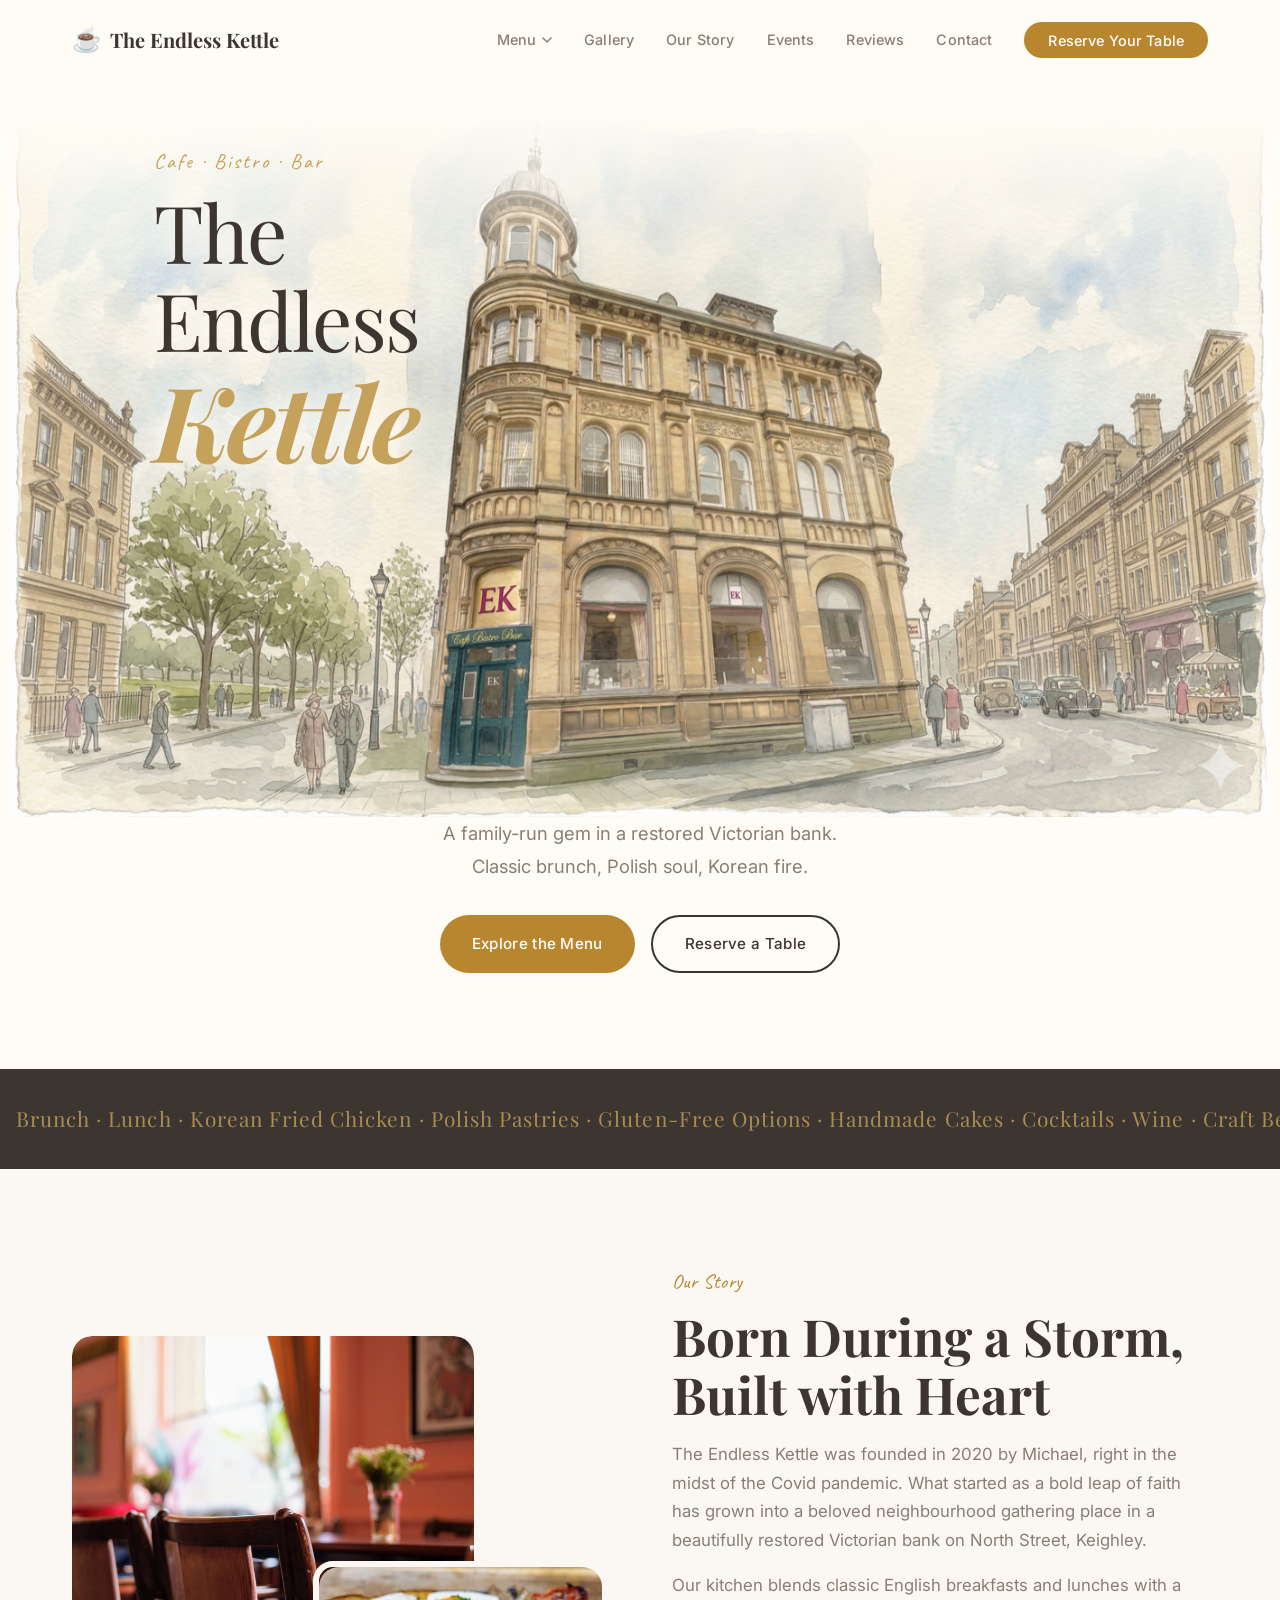
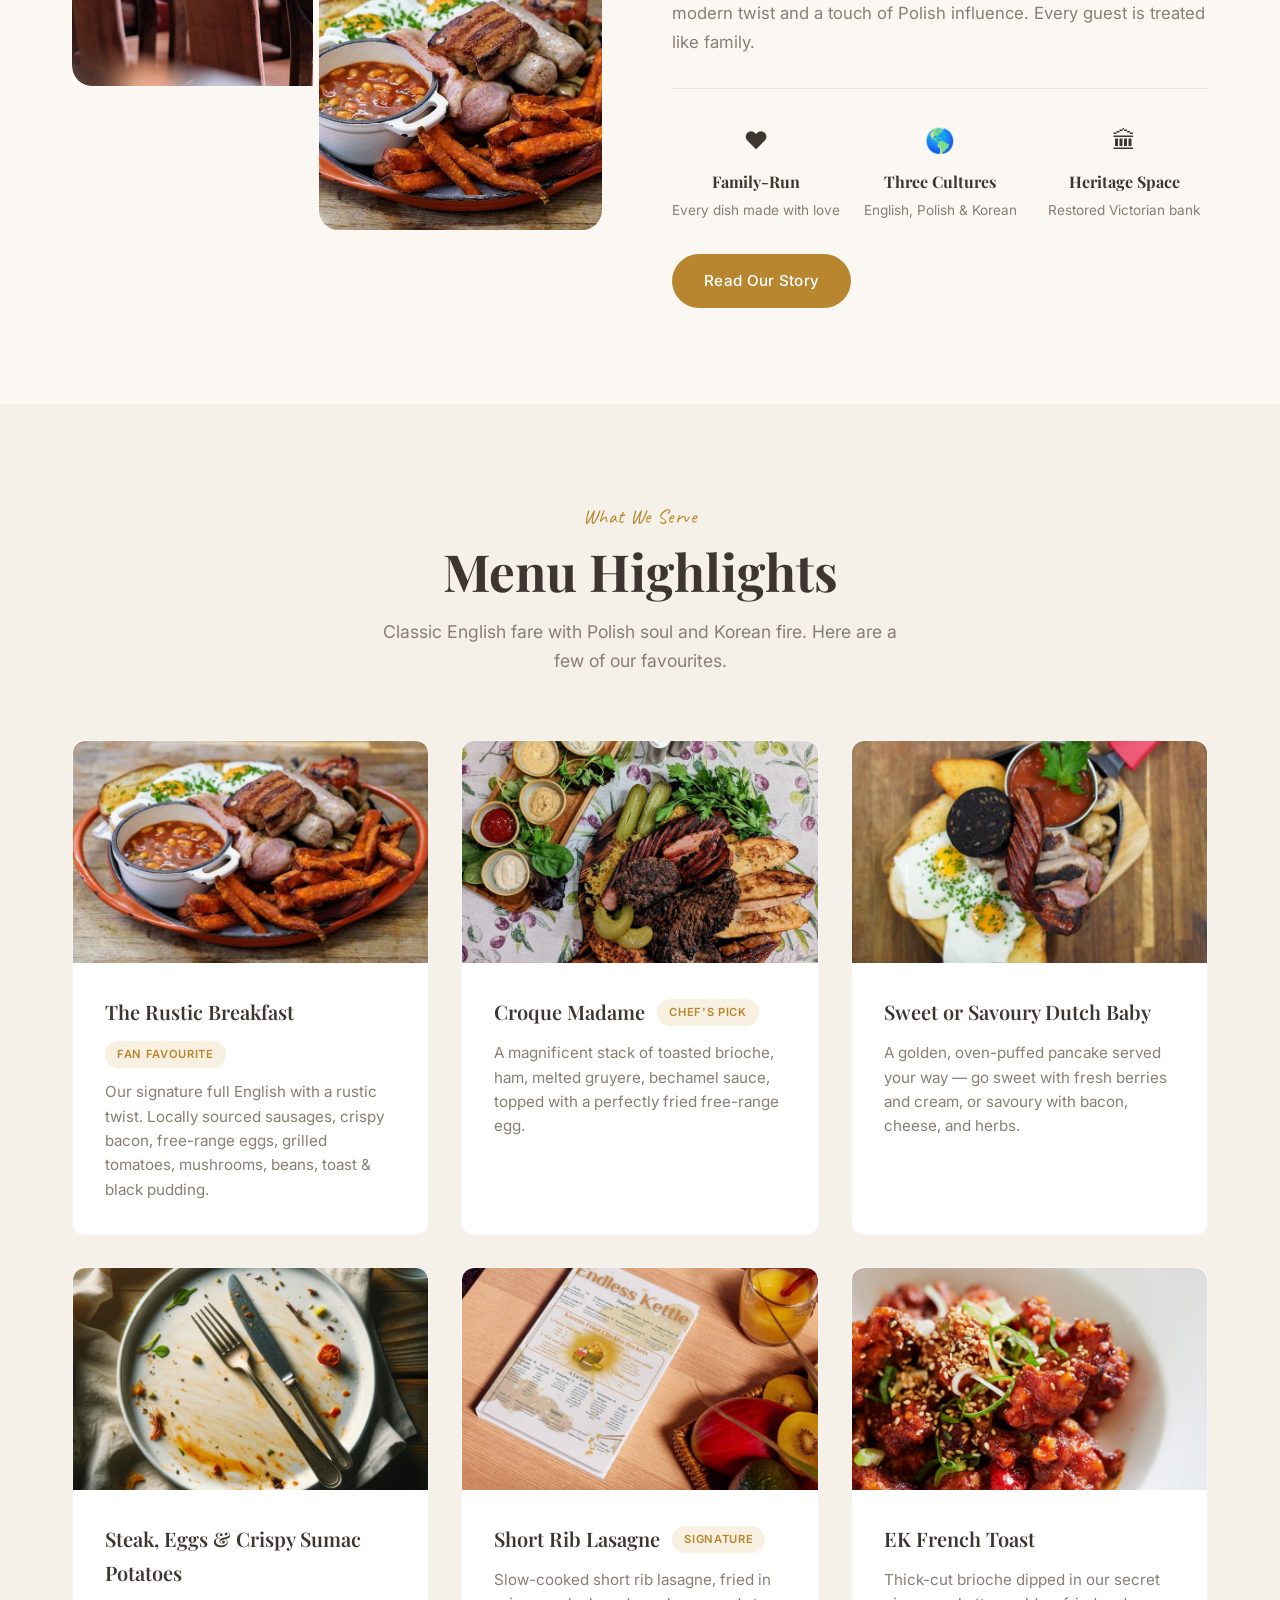
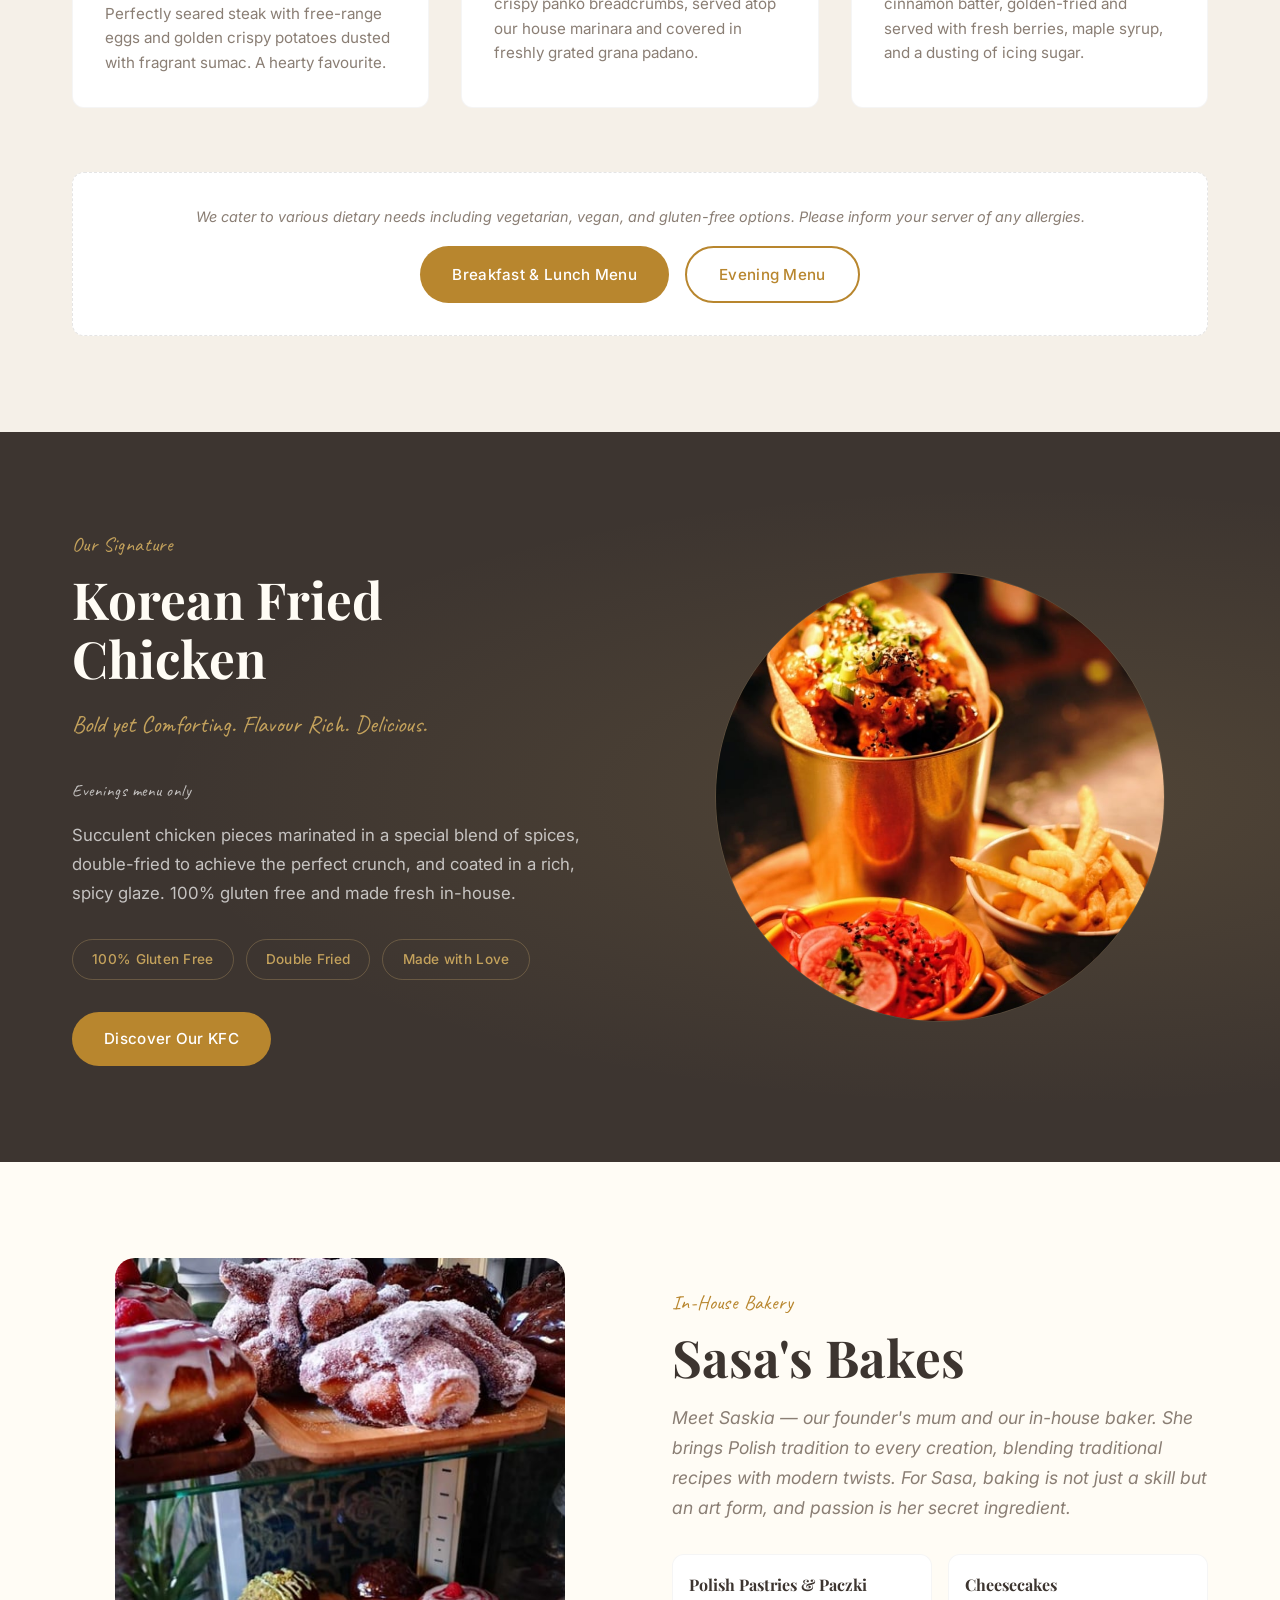
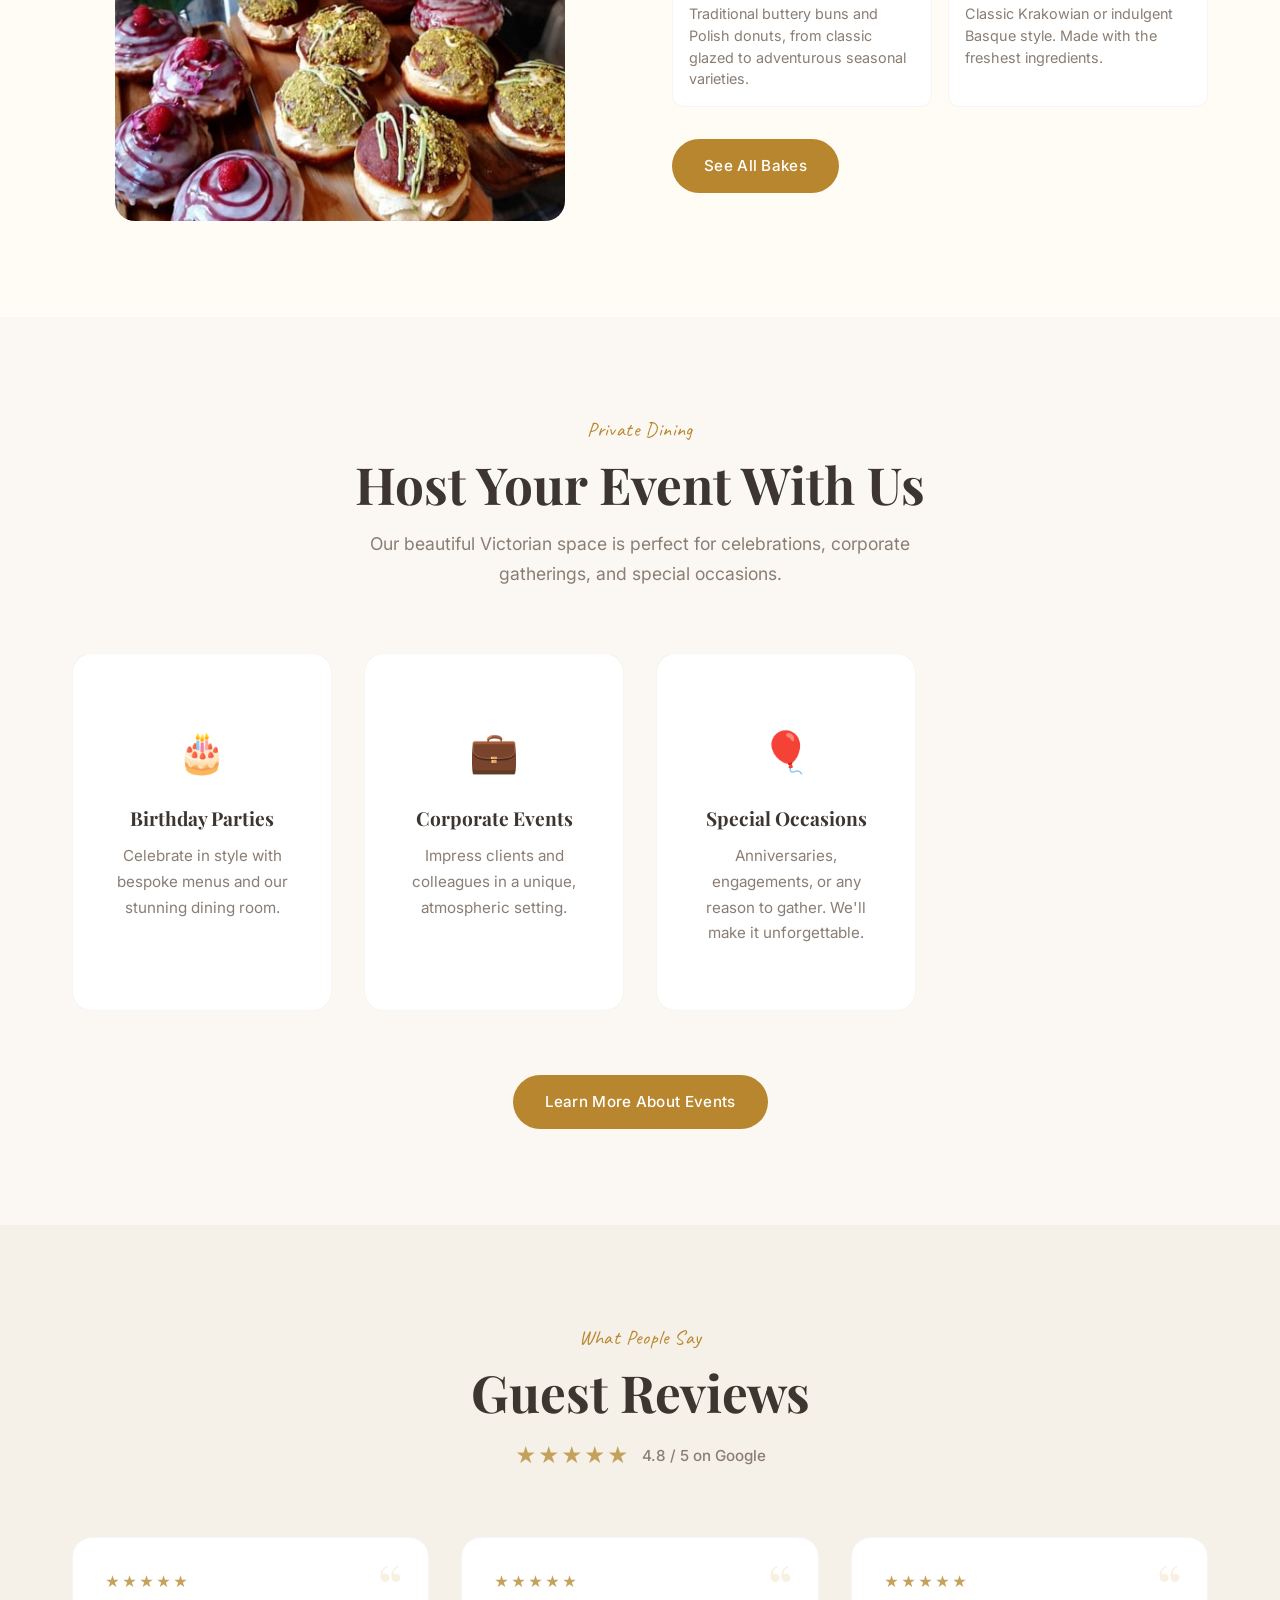
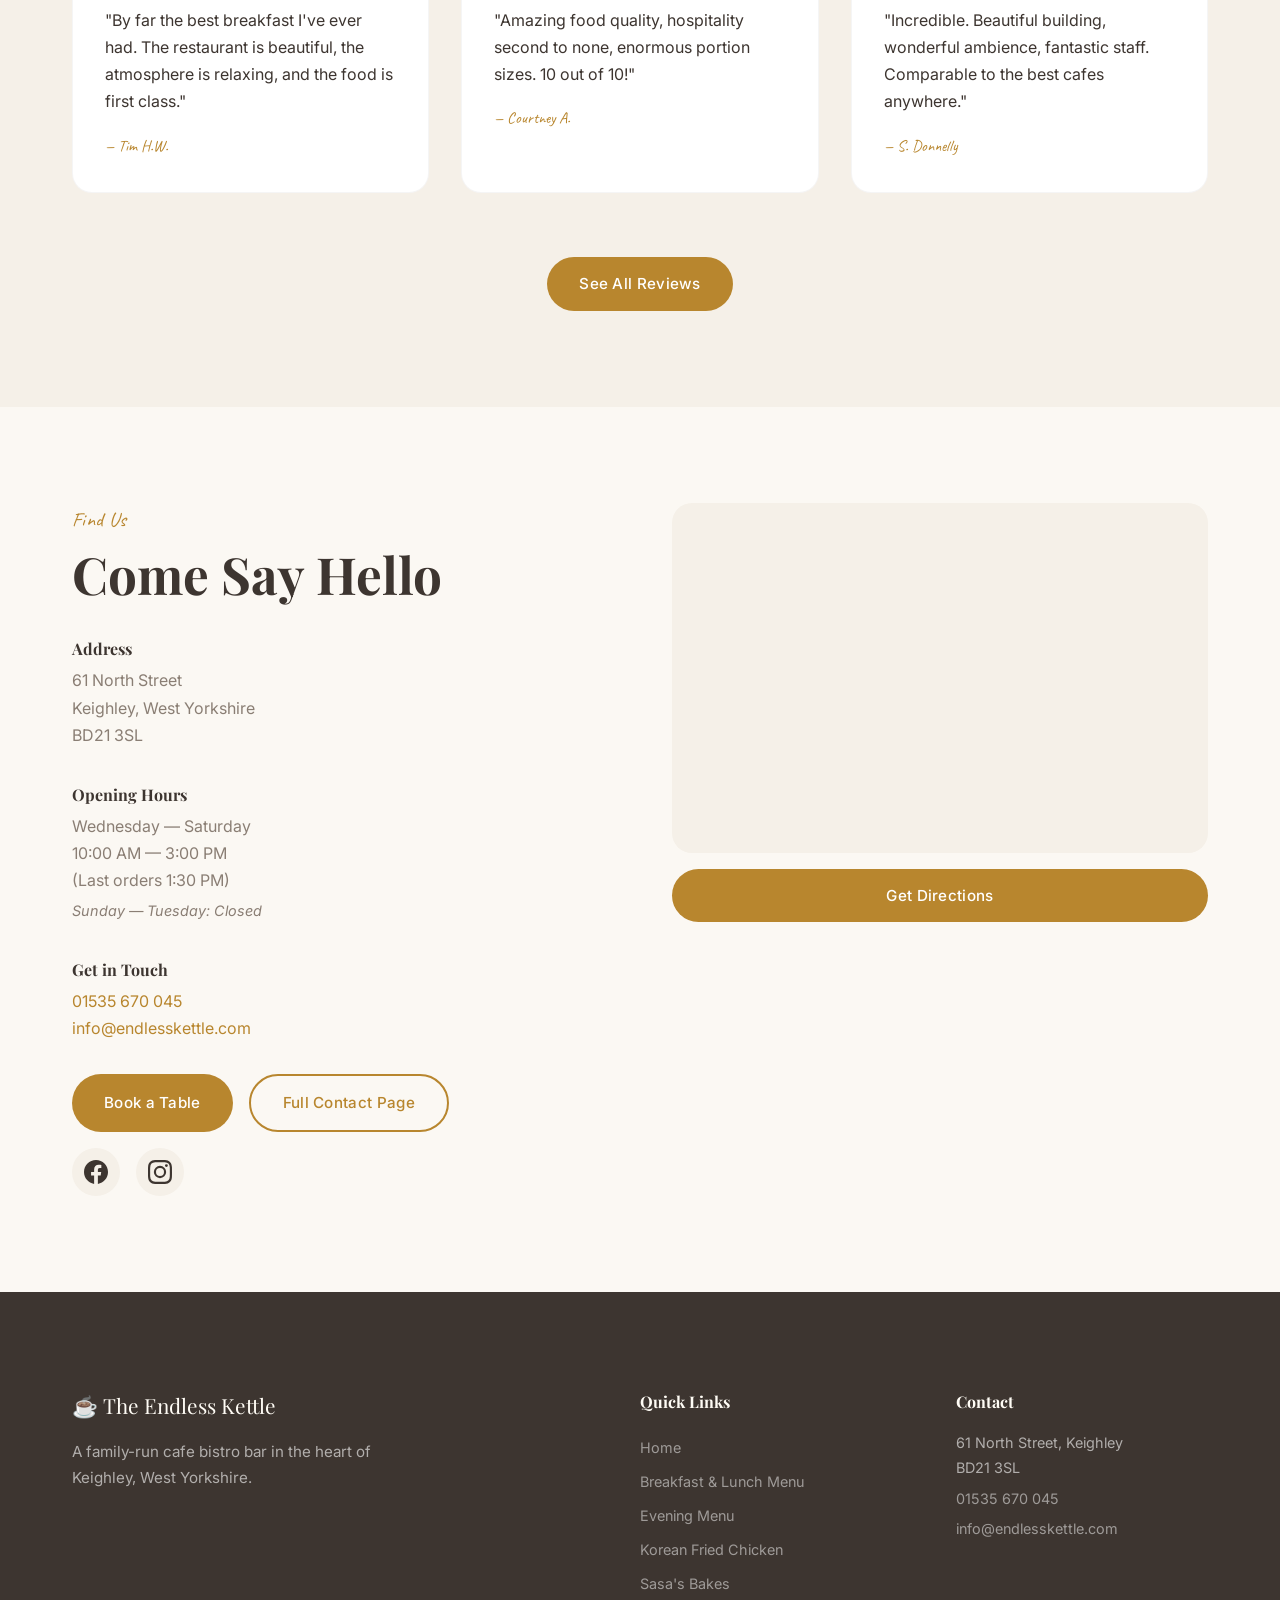
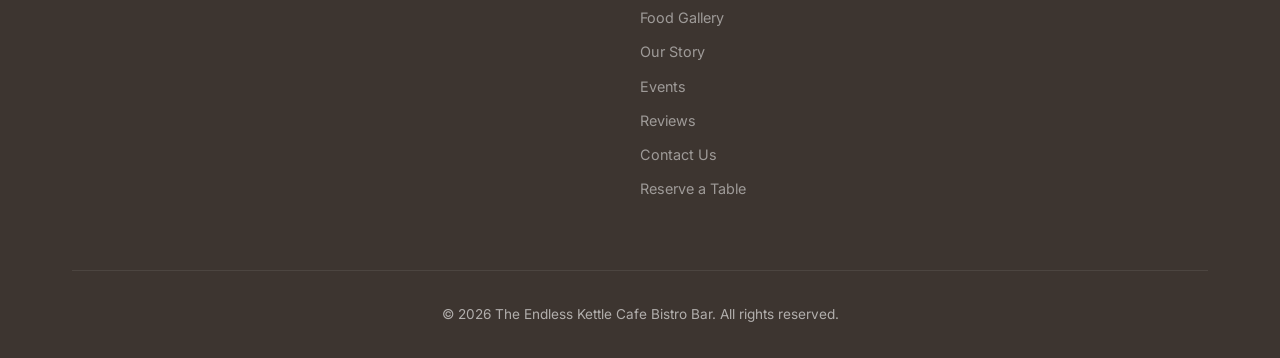
<file: index.html>
<!DOCTYPE html>
<html lang="en">
<head>
  <meta charset="UTF-8">
  <meta name="viewport" content="width=device-width, initial-scale=1.0">
  <title>The Endless Kettle | Cafe Bistro Bar — Keighley, West Yorkshire</title>
  <meta name="description" content="Family-run cafe bistro bar in a restored Victorian bank. Classic English breakfasts, Polish-inspired bakes, and Korean fried chicken in the heart of Keighley.">
  <link rel="preconnect" href="https://fonts.googleapis.com">
  <link rel="preconnect" href="https://fonts.gstatic.com" crossorigin>
  <link href="https://fonts.googleapis.com/css2?family=Playfair+Display:ital,wght@0,400;0,600;0,700;1,400&family=Inter:wght@300;400;500;600&family=Caveat:wght@400;600&display=swap" rel="stylesheet">
  <link rel="stylesheet" href="styles.css?v=6">

  <!-- Schema.org structured data -->
  <script type="application/ld+json">
  {
    "@context": "https://schema.org",
    "@type": "Restaurant",
    "name": "The Endless Kettle Cafe Bistro Bar",
    "image": "https://endless-kettle-website.vercel.app/images/hero-venue.jpg",
    "address": {
      "@type": "PostalAddress",
      "streetAddress": "61 North Street",
      "addressLocality": "Keighley",
      "addressRegion": "West Yorkshire",
      "postalCode": "BD21 3SL",
      "addressCountry": "GB"
    },
    "telephone": "01535 670045",
    "email": "info@endlesskettle.com",
    "servesCuisine": ["English", "Polish", "Korean"],
    "priceRange": "$$",
    "openingHoursSpecification": [
      { "@type": "OpeningHoursSpecification", "dayOfWeek": ["Wednesday","Thursday","Friday","Saturday"], "opens": "10:00", "closes": "15:00" },
      { "@type": "OpeningHoursSpecification", "dayOfWeek": ["Sunday","Monday","Tuesday"], "opens": "00:00", "closes": "00:00" }
    ],
    "aggregateRating": {
      "@type": "AggregateRating",
      "ratingValue": "4.8",
      "bestRating": "5",
      "ratingCount": "200"
    }
  }
  </script>
</head>
<body>

  <!-- ════════════════════════════════════════ -->
  <!-- NAVIGATION                              -->
  <!-- ════════════════════════════════════════ -->
  <nav class="nav" id="nav">
    <div class="nav__inner">
      <a href="index.html" class="nav__logo">
        <span class="nav__logo-icon">&#9749;</span>
        <span class="nav__logo-text">The Endless Kettle</span>
      </a>
      <button class="nav__toggle" id="navToggle" aria-label="Toggle menu">
        <span></span><span></span><span></span>
      </button>
            <ul class="nav__links" id="navLinks">
        <li class="nav__dropdown">
          <a href="#" class="nav__dropdown-toggle">Menu <svg class="nav__chevron" width="10" height="6" viewBox="0 0 10 6" fill="none"><path d="M1 1l4 4 4-4" stroke="currentColor" stroke-width="1.5" stroke-linecap="round" stroke-linejoin="round"/></svg></a>
          <ul class="nav__dropdown-menu">
            <li><a href="breakfast-and-lunch-menu.html">Breakfast &amp; Lunch</a></li>
            <li><a href="evening-menu.html">Evening Menu</a></li>
            <li><a href="korean-fried-chicken.html">Korean Fried Chicken</a></li>
            <li><a href="sasas-bakes.html">Sasa's Bakes</a></li>
          </ul>
        </li>
        <li><a href="gallery.html">Gallery</a></li>
        <li><a href="the-brand.html">Our Story</a></li>
        <li><a href="events.html">Events</a></li>
        <li><a href="reviews.html">Reviews</a></li>
        <li><a href="contact.html">Contact</a></li>
        <li><a href="https://reservation.carbonaraapp.com/United-Kingdom/Keighley/The-Endless-Kettle" class="nav__cta" target="_blank" rel="noopener">Reserve Your Table</a></li>
      </ul>
    </div>
  </nav>

  <!-- ════════════════════════════════════════ -->
  <!-- HERO                                    -->
  <!-- ════════════════════════════════════════ -->
  <header class="hero hero--light" id="hero">
    <div class="hero__content">
      <p class="hero__tag">Cafe &middot; Bistro &middot; Bar</p>
      <h1 class="hero__title">
        <span class="hero__title-line">The Endless</span>
        <span class="hero__title-line hero__title-line--accent">Kettle</span>
      </h1>
    </div>
    <div class="hero__illustration">
      <img src="images/watercolour-frontage.png" alt="The Endless Kettle — watercolour of our Victorian building on North Street, Keighley" class="hero__watercolour">
    </div>
    <div class="hero__below">
      <p class="hero__subtitle">A family-run gem in a restored Victorian bank.<br>Classic brunch, Polish soul, Korean fire.</p>
      <div class="hero__actions">
        <a href="breakfast-and-lunch-menu.html" class="btn btn--primary">Explore the Menu</a>
        <a href="https://reservation.carbonaraapp.com/United-Kingdom/Keighley/The-Endless-Kettle" class="btn btn--outline btn--outline-dark" target="_blank" rel="noopener">Reserve a Table</a>
      </div>
    </div>
  </header>

  <!-- ════════════════════════════════════════ -->
  <!-- MARQUEE                                 -->
  <!-- ════════════════════════════════════════ -->
  <div class="marquee">
    <div class="marquee__track">
      <span>Brunch &middot; Lunch &middot; Korean Fried Chicken &middot; Polish Pastries &middot; Gluten-Free Options &middot; Handmade Cakes &middot; Cocktails &middot; Wine &middot; Craft Beer &middot; Private Events &middot;</span>
      <span>Brunch &middot; Lunch &middot; Korean Fried Chicken &middot; Polish Pastries &middot; Gluten-Free Options &middot; Handmade Cakes &middot; Cocktails &middot; Wine &middot; Craft Beer &middot; Private Events &middot;</span>
    </div>
  </div>

  <!-- ════════════════════════════════════════ -->
  <!-- ABOUT TEASER                            -->
  <!-- ════════════════════════════════════════ -->
  <section class="section about" id="about">
    <div class="container">
      <div class="about__grid">
        <div class="about__images">
          <div class="about__img about__img--main" data-reveal>
            <img src="images/hero-venue.jpg" alt="The Endless Kettle Victorian bank building" loading="lazy">
          </div>
          <div class="about__img about__img--accent" data-reveal>
            <img src="images/food-6.jpg" alt="Food at The Endless Kettle" loading="lazy">
          </div>
        </div>
        <div class="about__text" data-reveal>
          <span class="section__label">Our Story</span>
          <h2 class="section__title">Born During a Storm,<br>Built with Heart</h2>
          <p>The Endless Kettle was founded in 2020 by Michael, right in the midst of the Covid pandemic. What started as a bold leap of faith has grown into a beloved neighbourhood gathering place in a beautifully restored Victorian bank on North Street, Keighley.</p>
          <p>Our kitchen blends classic English breakfasts and lunches with a modern twist and a touch of Polish influence. Every guest is treated like family.</p>
          <div class="about__values">
            <div class="about__value">
              <span class="about__value-icon">&#10084;&#65039;</span>
              <h4>Family-Run</h4>
              <p>Every dish made with love</p>
            </div>
            <div class="about__value">
              <span class="about__value-icon">&#127758;</span>
              <h4>Three Cultures</h4>
              <p>English, Polish &amp; Korean</p>
            </div>
            <div class="about__value">
              <span class="about__value-icon">&#127963;</span>
              <h4>Heritage Space</h4>
              <p>Restored Victorian bank</p>
            </div>
          </div>
          <div style="margin-top: var(--space-md);">
            <a href="the-brand.html" class="btn btn--primary">Read Our Story</a>
          </div>
        </div>
      </div>
    </div>
  </section>

  <!-- ════════════════════════════════════════ -->
  <!-- MENU HIGHLIGHTS                         -->
  <!-- ════════════════════════════════════════ -->
  <section class="section menu" id="menu">
    <div class="container">
      <div class="section__header" data-reveal>
        <span class="section__label">What We Serve</span>
        <h2 class="section__title">Menu Highlights</h2>
        <p class="section__desc">Classic English fare with Polish soul and Korean fire. Here are a few of our favourites.</p>
      </div>

      <div class="menu__grid">
        <div class="menu__card" data-reveal>
          <img src="images/gallery-1.jpg" alt="The Rustic Breakfast" loading="lazy" class="menu__card-img">
          <div class="menu__card-body">
            <div class="menu__card-header">
              <h3>The Rustic Breakfast</h3>
              <span class="menu__card-tag">Fan Favourite</span>
            </div>
            <p>Our signature full English with a rustic twist. Locally sourced sausages, crispy bacon, free-range eggs, grilled tomatoes, mushrooms, beans, toast &amp; black pudding.</p>
          </div>
        </div>
        <div class="menu__card" data-reveal>
          <img src="images/gallery-4.jpg" alt="Croque Madame" loading="lazy" class="menu__card-img">
          <div class="menu__card-body">
            <div class="menu__card-header">
              <h3>Croque Madame</h3>
              <span class="menu__card-tag">Chef's Pick</span>
            </div>
            <p>A magnificent stack of toasted brioche, ham, melted gruyere, bechamel sauce, topped with a perfectly fried free-range egg.</p>
          </div>
        </div>
        <div class="menu__card" data-reveal>
          <img src="images/gallery-3.jpg" alt="Sweet or Savoury Dutch Baby" loading="lazy" class="menu__card-img">
          <div class="menu__card-body">
            <div class="menu__card-header">
              <h3>Sweet or Savoury Dutch Baby</h3>
            </div>
            <p>A golden, oven-puffed pancake served your way — go sweet with fresh berries and cream, or savoury with bacon, cheese, and herbs.</p>
          </div>
        </div>
        <div class="menu__card" data-reveal>
          <img src="images/food-3.jpg" alt="Steak, Eggs &amp; Crispy Sumac Potatoes" loading="lazy" class="menu__card-img">
          <div class="menu__card-body">
            <div class="menu__card-header">
              <h3>Steak, Eggs &amp; Crispy Sumac Potatoes</h3>
            </div>
            <p>Perfectly seared steak with free-range eggs and golden crispy potatoes dusted with fragrant sumac. A hearty favourite.</p>
          </div>
        </div>
        <div class="menu__card" data-reveal>
          <img src="images/food-2.jpg" alt="Signature Short Rib Lasagne" loading="lazy" class="menu__card-img">
          <div class="menu__card-body">
            <div class="menu__card-header">
              <h3>Short Rib Lasagne</h3>
              <span class="menu__card-tag">Signature</span>
            </div>
            <p>Slow-cooked short rib lasagne, fried in crispy panko breadcrumbs, served atop our house marinara and covered in freshly grated grana padano.</p>
          </div>
        </div>
        <div class="menu__card" data-reveal>
          <img src="images/food-4.jpg" alt="EK French Toast" loading="lazy" class="menu__card-img">
          <div class="menu__card-body">
            <div class="menu__card-header">
              <h3>EK French Toast</h3>
            </div>
            <p>Thick-cut brioche dipped in our secret cinnamon batter, golden-fried and served with fresh berries, maple syrup, and a dusting of icing sugar.</p>
          </div>
        </div>
      </div>

      <div class="menu__note" data-reveal>
        <p>We cater to various dietary needs including vegetarian, vegan, and gluten-free options. Please inform your server of any allergies.</p>
        <div style="margin-top: var(--space-sm); display: flex; gap: var(--space-sm); justify-content: center; flex-wrap: wrap;">
          <a href="breakfast-and-lunch-menu.html" class="btn btn--primary">Breakfast &amp; Lunch Menu</a>
          <a href="evening-menu.html" class="btn btn--outline" style="color: var(--clr-accent); border-color: var(--clr-accent);">Evening Menu</a>
        </div>
      </div>
    </div>
  </section>

  <!-- ════════════════════════════════════════ -->
  <!-- KOREAN FRIED CHICKEN FEATURE            -->
  <!-- ════════════════════════════════════════ -->
  <section class="section kfc" id="kfc">
    <div class="kfc__bg"></div>
    <div class="container">
      <div class="kfc__grid">
        <div class="kfc__text" data-reveal>
          <span class="section__label section__label--light">Our Signature</span>
          <h2 class="section__title section__title--light">Korean Fried<br>Chicken</h2>
          <p class="kfc__tagline">Bold yet Comforting. Flavour Rich. Delicious.</p>
          <p class="kfc__availability">Evenings menu only</p>
          <p>Succulent chicken pieces marinated in a special blend of spices, double-fried to achieve the perfect crunch, and coated in a rich, spicy glaze. 100% gluten free and made fresh in-house.</p>
          <div class="kfc__badges">
            <span class="kfc__badge">100% Gluten Free</span>
            <span class="kfc__badge">Double Fried</span>
            <span class="kfc__badge">Made with Love</span>
          </div>
          <a href="korean-fried-chicken.html" class="btn btn--primary">Discover Our KFC</a>
        </div>
        <div class="kfc__visual" data-reveal>
          <img src="images/kfc-1.jpg" alt="Korean Fried Chicken" loading="lazy" class="kfc__img">
        </div>
      </div>
    </div>
  </section>

  <!-- ════════════════════════════════════════ -->
  <!-- SASA'S BAKES TEASER                     -->
  <!-- ════════════════════════════════════════ -->
  <section class="section bakery" id="bakery">
    <div class="container">
      <div class="bakery__grid">
        <div class="bakery__visual" data-reveal>
          <img src="images/bakes-2.jpg" alt="Sasa's Bakes" loading="lazy" class="bakery__img">
        </div>
        <div class="bakery__text" data-reveal>
          <span class="section__label">In-House Bakery</span>
          <h2 class="section__title">Sasa's Bakes</h2>
          <p class="bakery__intro">Meet Saskia — our founder's mum and our in-house baker. She brings Polish tradition to every creation, blending traditional recipes with modern twists. For Sasa, baking is not just a skill but an art form, and passion is her secret ingredient.</p>

          <div class="bakery__items">
            <div class="bakery__item">
              <h4>Polish Pastries &amp; Paczki</h4>
              <p>Traditional buttery buns and Polish donuts, from classic glazed to adventurous seasonal varieties.</p>
            </div>
            <div class="bakery__item">
              <h4>Cheesecakes</h4>
              <p>Classic Krakowian or indulgent Basque style. Made with the freshest ingredients.</p>
            </div>
          </div>
          <div style="margin-top: var(--space-md);">
            <a href="sasas-bakes.html" class="btn btn--primary">See All Bakes</a>
          </div>
        </div>
      </div>
    </div>
  </section>

  <!-- ════════════════════════════════════════ -->
  <!-- EVENTS TEASER                           -->
  <!-- ════════════════════════════════════════ -->
  <section class="section events" id="events">
    <div class="container">
      <div class="section__header" data-reveal>
        <span class="section__label">Private Dining</span>
        <h2 class="section__title">Host Your Event With Us</h2>
        <p class="section__desc">Our beautiful Victorian space is perfect for celebrations, corporate gatherings, and special occasions.</p>
      </div>
      <div class="events__grid">
        <div class="events__card" data-reveal>
          <span class="events__card-icon">&#127874;</span>
          <h3>Birthday Parties</h3>
          <p>Celebrate in style with bespoke menus and our stunning dining room.</p>
        </div>
        <div class="events__card" data-reveal>
          <span class="events__card-icon">&#128188;</span>
          <h3>Corporate Events</h3>
          <p>Impress clients and colleagues in a unique, atmospheric setting.</p>
        </div>
        <div class="events__card" data-reveal>
          <span class="events__card-icon">&#127880;</span>
          <h3>Special Occasions</h3>
          <p>Anniversaries, engagements, or any reason to gather. We'll make it unforgettable.</p>
        </div>
      </div>
      <div class="events__info" data-reveal>
        <a href="events.html" class="btn btn--primary">Learn More About Events</a>
      </div>
    </div>
  </section>

  <!-- ════════════════════════════════════════ -->
  <!-- REVIEWS (FEATURED)                      -->
  <!-- ════════════════════════════════════════ -->
  <section class="section reviews" id="reviews">
    <div class="container">
      <div class="section__header" data-reveal>
        <span class="section__label">What People Say</span>
        <h2 class="section__title">Guest Reviews</h2>
        <div class="reviews__rating">
          <div class="reviews__stars">&#9733;&#9733;&#9733;&#9733;&#9733;</div>
          <span>4.8 / 5 on Google</span>
        </div>
      </div>
      <div class="reviews__grid">
        <div class="reviews__card" data-reveal>
          <div class="reviews__card-stars">&#9733;&#9733;&#9733;&#9733;&#9733;</div>
          <p>"By far the best breakfast I've ever had. The restaurant is beautiful, the atmosphere is relaxing, and the food is first class."</p>
          <span class="reviews__card-author">— Tim H.W.</span>
        </div>
        <div class="reviews__card" data-reveal>
          <div class="reviews__card-stars">&#9733;&#9733;&#9733;&#9733;&#9733;</div>
          <p>"Amazing food quality, hospitality second to none, enormous portion sizes. 10 out of 10!"</p>
          <span class="reviews__card-author">— Courtney A.</span>
        </div>
        <div class="reviews__card" data-reveal>
          <div class="reviews__card-stars">&#9733;&#9733;&#9733;&#9733;&#9733;</div>
          <p>"Incredible. Beautiful building, wonderful ambience, fantastic staff. Comparable to the best cafes anywhere."</p>
          <span class="reviews__card-author">— S. Donnelly</span>
        </div>
      </div>
      <div style="text-align: center; margin-top: var(--space-lg);" data-reveal>
        <a href="reviews.html" class="btn btn--primary">See All Reviews</a>
      </div>
    </div>
  </section>

  <!-- ════════════════════════════════════════ -->
  <!-- CONTACT / HOURS (COMPACT)               -->
  <!-- ════════════════════════════════════════ -->
  <section class="section contact" id="contact">
    <div class="container">
      <div class="contact__grid">
        <div class="contact__info" data-reveal>
          <span class="section__label">Find Us</span>
          <h2 class="section__title">Come Say Hello</h2>
          <div class="contact__details">
            <div class="contact__detail">
              <h4>Address</h4>
              <p>61 North Street<br>Keighley, West Yorkshire<br>BD21 3SL</p>
            </div>
            <div class="contact__detail">
              <h4>Opening Hours</h4>
              <p>Wednesday — Saturday<br>10:00 AM — 3:00 PM<br>(Last orders 1:30 PM)</p>
              <p class="contact__closed">Sunday — Tuesday: Closed</p>
            </div>
            <div class="contact__detail">
              <h4>Get in Touch</h4>
              <p><a href="tel:01535670045">01535 670 045</a></p>
              <p><a href="mailto:info@endlesskettle.com">info@endlesskettle.com</a></p>
            </div>
            <div style="display: flex; gap: var(--space-sm); flex-wrap: wrap; margin-top: var(--space-sm);">
              <a href="https://reservation.carbonaraapp.com/United-Kingdom/Keighley/The-Endless-Kettle" class="btn btn--primary" target="_blank" rel="noopener">Book a Table</a>
              <a href="contact.html" class="btn btn--outline" style="color: var(--clr-accent); border-color: var(--clr-accent);">Full Contact Page</a>
            </div>
            <div class="contact__socials">
              <a href="https://www.facebook.com/endlesskettle/" target="_blank" rel="noopener" class="contact__social" aria-label="Facebook">
                <svg width="24" height="24" viewBox="0 0 24 24" fill="currentColor"><path d="M24 12.073c0-6.627-5.373-12-12-12s-12 5.373-12 12c0 5.99 4.388 10.954 10.125 11.854v-8.385H7.078v-3.47h3.047V9.43c0-3.007 1.792-4.669 4.533-4.669 1.312 0 2.686.235 2.686.235v2.953H15.83c-1.491 0-1.956.925-1.956 1.874v2.25h3.328l-.532 3.47h-2.796v8.385C19.612 23.027 24 18.062 24 12.073z"/></svg>
              </a>
              <a href="https://www.instagram.com/theendlesskettle/" target="_blank" rel="noopener" class="contact__social" aria-label="Instagram">
                <svg width="24" height="24" viewBox="0 0 24 24" fill="currentColor"><path d="M12 2.163c3.204 0 3.584.012 4.85.07 3.252.148 4.771 1.691 4.919 4.919.058 1.265.069 1.645.069 4.849 0 3.205-.012 3.584-.069 4.849-.149 3.225-1.664 4.771-4.919 4.919-1.266.058-1.644.07-4.85.07-3.204 0-3.584-.012-4.849-.07-3.26-.149-4.771-1.699-4.919-4.92-.058-1.265-.07-1.644-.07-4.849 0-3.204.013-3.583.07-4.849.149-3.227 1.664-4.771 4.919-4.919 1.266-.057 1.645-.069 4.849-.069zM12 0C8.741 0 8.333.014 7.053.072 2.695.272.273 2.69.073 7.052.014 8.333 0 8.741 0 12c0 3.259.014 3.668.072 4.948.2 4.358 2.618 6.78 6.98 6.98C8.333 23.986 8.741 24 12 24c3.259 0 3.668-.014 4.948-.072 4.354-.2 6.782-2.618 6.979-6.98.059-1.28.073-1.689.073-4.948 0-3.259-.014-3.667-.072-4.947-.196-4.354-2.617-6.78-6.979-6.98C15.668.014 15.259 0 12 0zm0 5.838a6.162 6.162 0 100 12.324 6.162 6.162 0 000-12.324zM12 16a4 4 0 110-8 4 4 0 010 8zm6.406-11.845a1.44 1.44 0 100 2.881 1.44 1.44 0 000-2.881z"/></svg>
              </a>
            </div>
          </div>
        </div>
        <div class="contact__map" data-reveal>
          <div class="contact__map-frame">
            <iframe
              src="https://www.google.com/maps/embed?pb=!1m18!1m12!1m3!1d2352.0!2d-1.9047!3d53.8680!2m3!1f0!2f0!3f0!3m2!1i1024!2i768!4f13.1!3m3!1m2!1s0x0%3A0x0!2zNTPCsDUyJzA0LjgiTiAxwrA1NCcxNy4wIlc!5e0!3m2!1sen!2suk!4v1600000000000"
              width="100%" height="100%" style="border:0;" allowfullscreen loading="lazy" referrerpolicy="no-referrer-when-downgrade"
              title="The Endless Kettle location map">
            </iframe>
          </div>
          <a href="https://www.google.com/maps/dir//61+North+Street,+Keighley+BD21+3SL" target="_blank" rel="noopener" class="btn btn--primary contact__directions-btn">Get Directions</a>
        </div>
      </div>
    </div>
  </section>

  <!-- ════════════════════════════════════════ -->
  <!-- FOOTER                                  -->
  <!-- ════════════════════════════════════════ -->
  <footer class="footer">
    <div class="container">
      <div class="footer__grid">
        <div class="footer__brand">
          <span class="footer__logo">&#9749; The Endless Kettle</span>
          <p>A family-run cafe bistro bar in the heart of Keighley, West Yorkshire.</p>
        </div>
        <div class="footer__links">
          <h4>Quick Links</h4>
          <a href="index.html">Home</a>
          <a href="breakfast-and-lunch-menu.html">Breakfast &amp; Lunch Menu</a>
          <a href="evening-menu.html">Evening Menu</a>
          <a href="korean-fried-chicken.html">Korean Fried Chicken</a>
          <a href="sasas-bakes.html">Sasa's Bakes</a>
          <a href="gallery.html">Food Gallery</a>
          <a href="the-brand.html">Our Story</a>
          <a href="events.html">Events</a>
          <a href="reviews.html">Reviews</a>
          <a href="contact.html">Contact Us</a>
          <a href="https://reservation.carbonaraapp.com/United-Kingdom/Keighley/The-Endless-Kettle" target="_blank" rel="noopener">Reserve a Table</a>
        </div>
        <div class="footer__contact">
          <h4>Contact</h4>
          <p>61 North Street, Keighley<br>BD21 3SL</p>
          <p><a href="tel:01535670045">01535 670 045</a></p>
          <p><a href="mailto:info@endlesskettle.com">info@endlesskettle.com</a></p>
        </div>
      </div>
      <div class="footer__bottom">
        <p>&copy; 2026 The Endless Kettle Cafe Bistro Bar. All rights reserved.</p>
      </div>
    </div>
  </footer>

  <script src="script.js?v=6"></script>
</body>
</html>
</file>
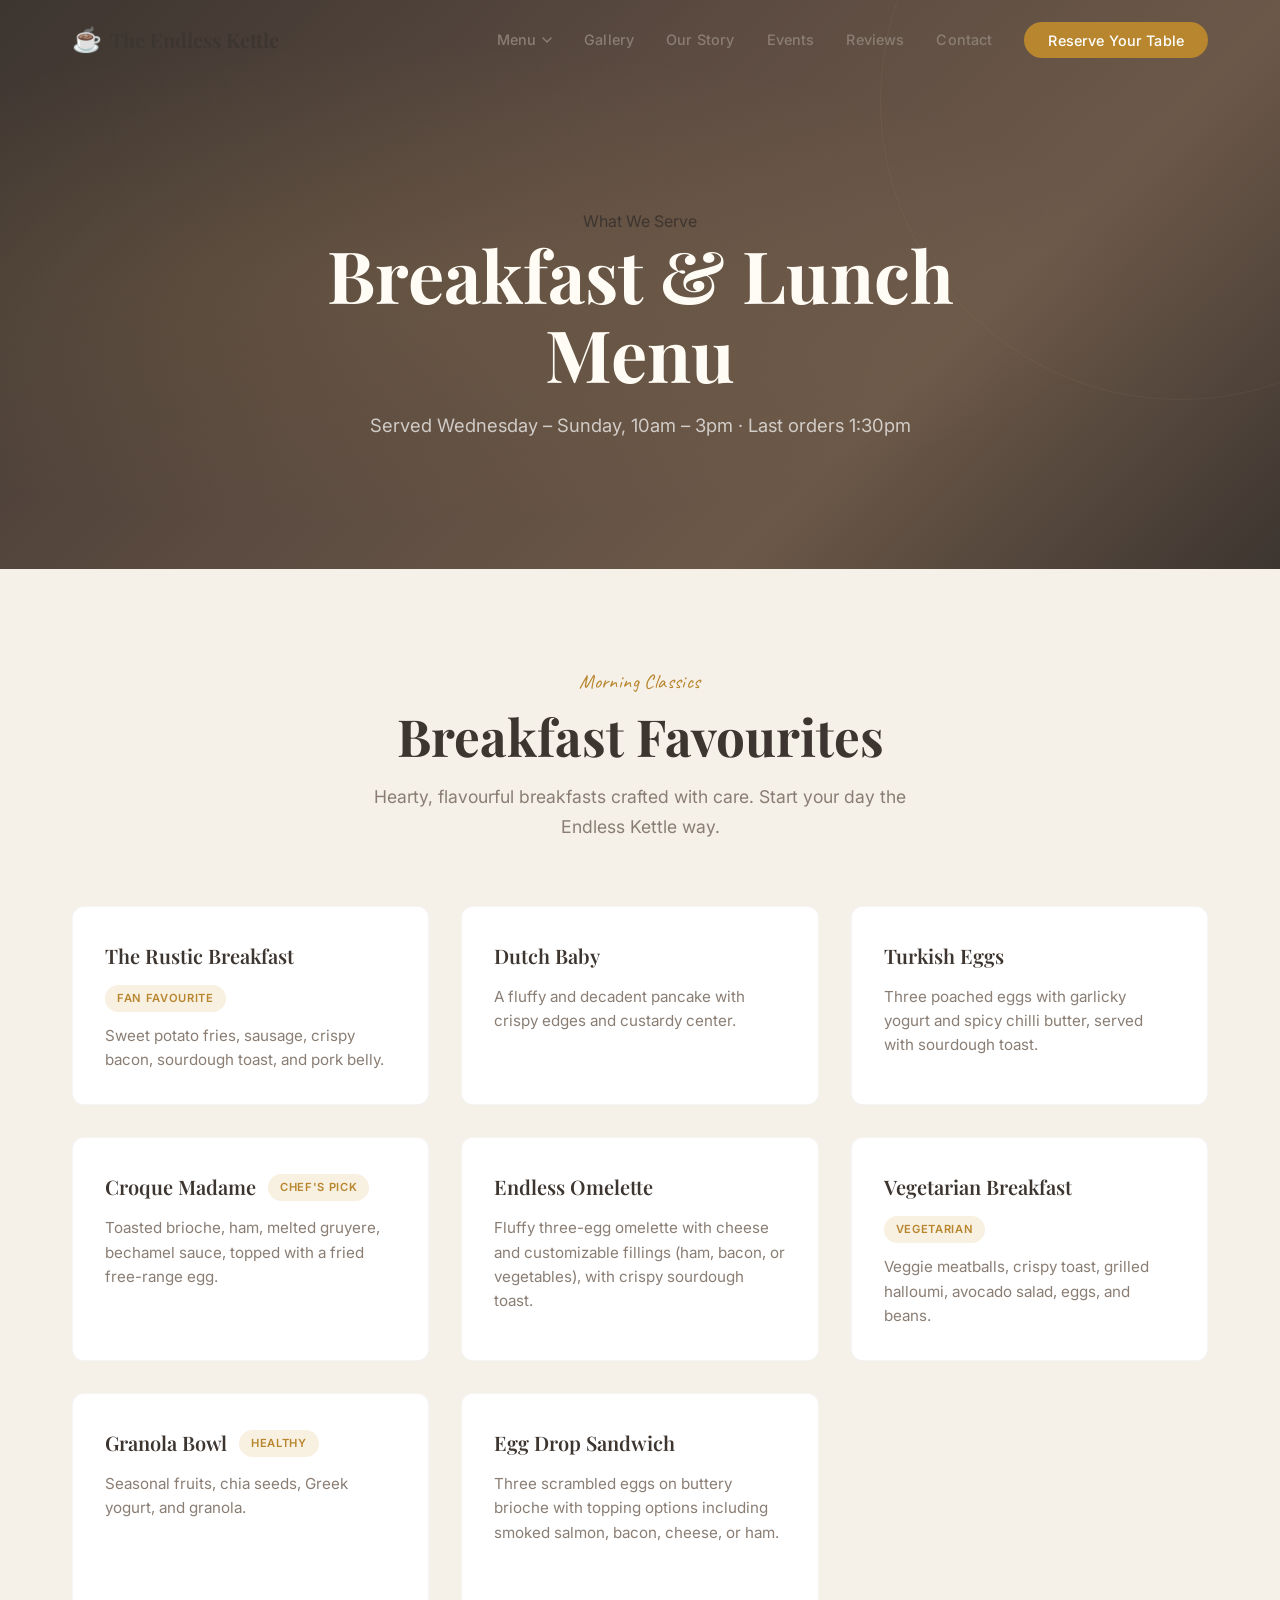
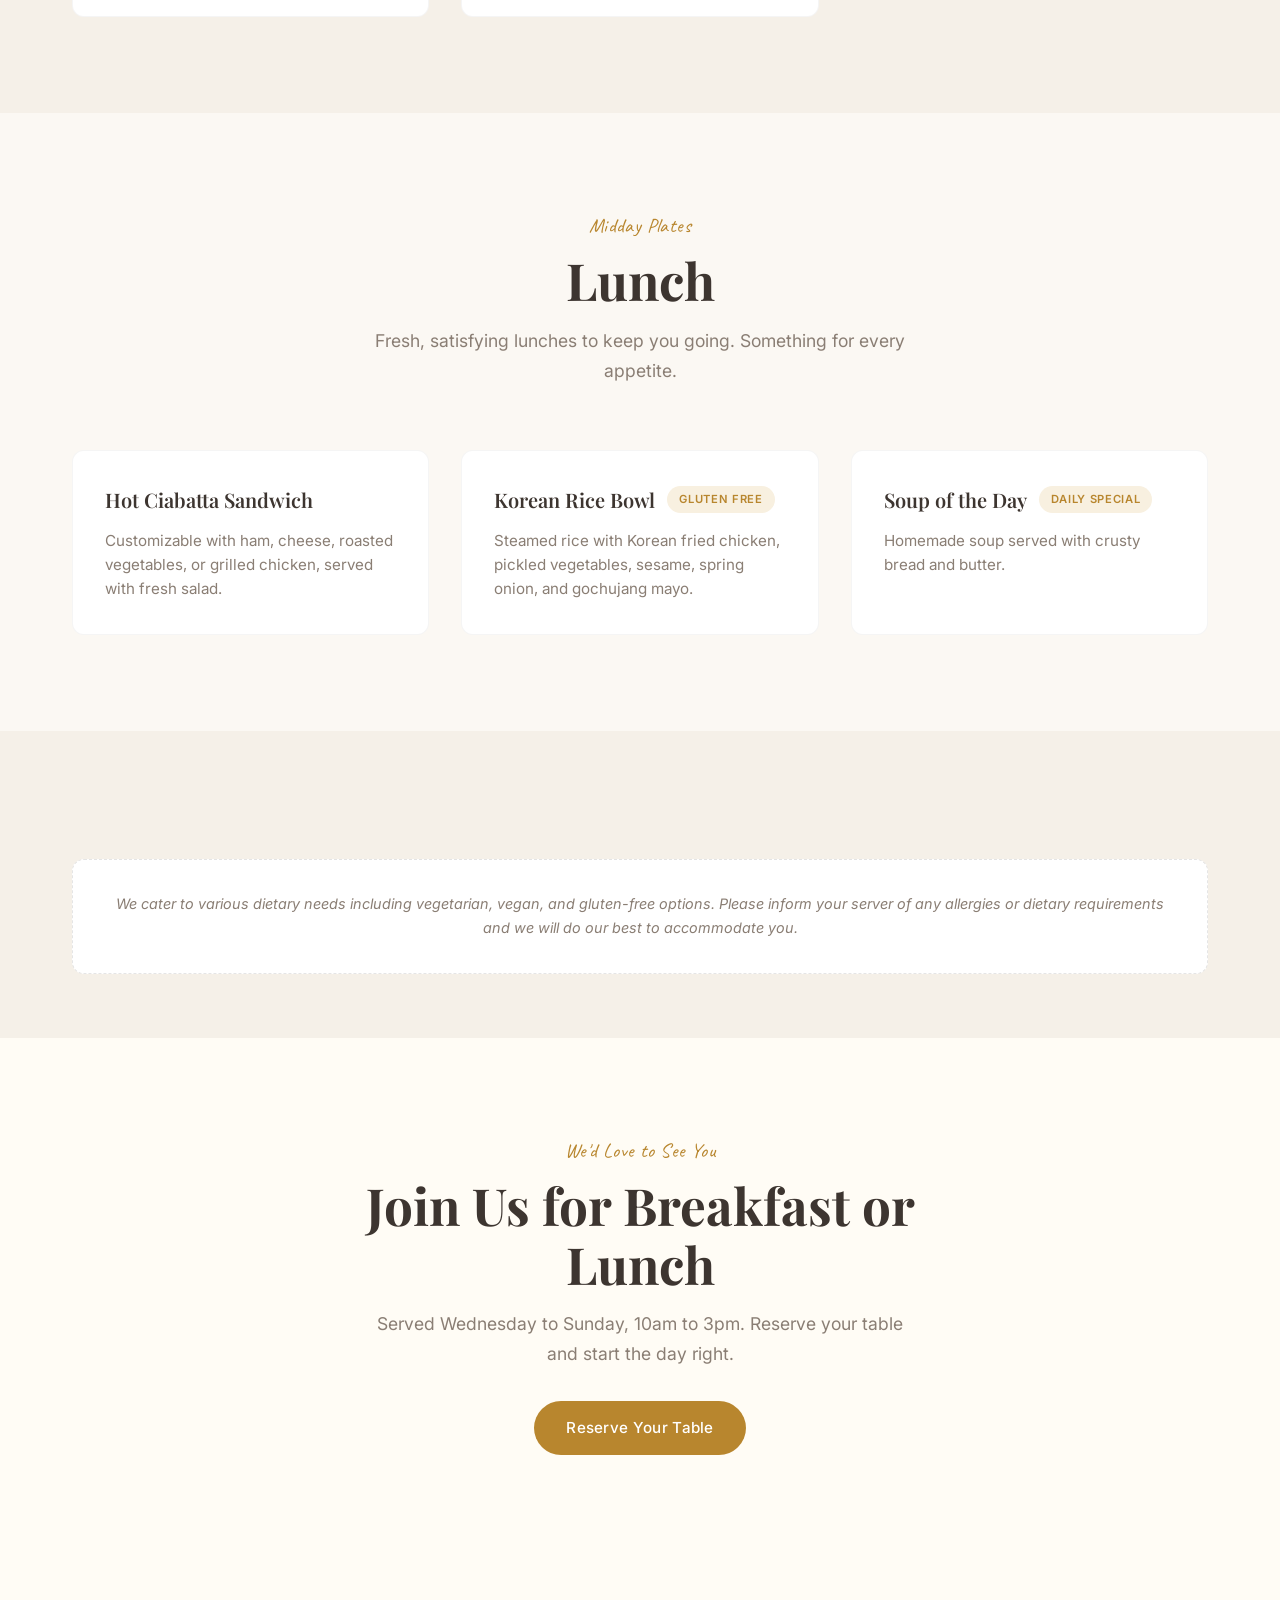
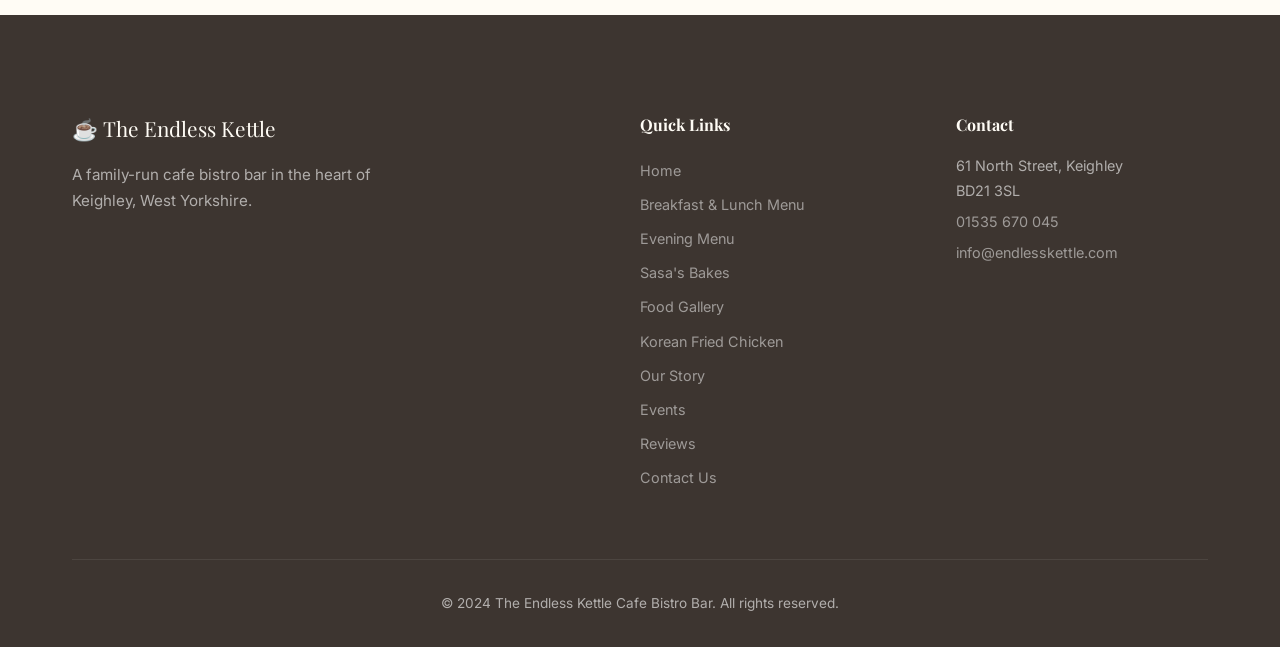
<file: breakfast-and-lunch-menu.html>
<!DOCTYPE html>
<html lang="en">
<head>
  <meta charset="UTF-8">
  <meta name="viewport" content="width=device-width, initial-scale=1.0">
  <title>Breakfast & Lunch Menu | The Endless Kettle — Keighley, West Yorkshire</title>
  <meta name="description" content="Explore our breakfast and lunch menu at The Endless Kettle. From The Rustic Breakfast to Korean Rice Bowls, served Wed–Sun, 10am–3pm in our restored Victorian bank.">
  <link rel="preconnect" href="https://fonts.googleapis.com">
  <link rel="preconnect" href="https://fonts.gstatic.com" crossorigin>
  <link href="https://fonts.googleapis.com/css2?family=Playfair+Display:ital,wght@0,400;0,600;0,700;1,400&family=Inter:wght@300;400;500;600&family=Caveat:wght@400;600&display=swap" rel="stylesheet">
  <link rel="stylesheet" href="styles.css?v=6">
</head>
<body>

  <!-- ════════════════════════════════════════ -->
  <!-- NAVIGATION                              -->
  <!-- ════════════════════════════════════════ -->
  <nav class="nav nav--scrolled" id="nav">
    <div class="nav__inner">
      <a href="index.html" class="nav__logo">
        <span class="nav__logo-icon">&#9749;</span>
        <span class="nav__logo-text">The Endless Kettle</span>
      </a>
      <button class="nav__toggle" id="navToggle" aria-label="Toggle menu">
        <span></span><span></span><span></span>
      </button>
            <ul class="nav__links" id="navLinks">
        <li class="nav__dropdown">
          <a href="#" class="nav__dropdown-toggle">Menu <svg class="nav__chevron" width="10" height="6" viewBox="0 0 10 6" fill="none"><path d="M1 1l4 4 4-4" stroke="currentColor" stroke-width="1.5" stroke-linecap="round" stroke-linejoin="round"/></svg></a>
          <ul class="nav__dropdown-menu">
            <li><a href="breakfast-and-lunch-menu.html">Breakfast &amp; Lunch</a></li>
            <li><a href="evening-menu.html">Evening Menu</a></li>
            <li><a href="korean-fried-chicken.html">Korean Fried Chicken</a></li>
            <li><a href="sasas-bakes.html">Sasa's Bakes</a></li>
          </ul>
        </li>
        <li><a href="gallery.html">Gallery</a></li>
        <li><a href="the-brand.html">Our Story</a></li>
        <li><a href="events.html">Events</a></li>
        <li><a href="reviews.html">Reviews</a></li>
        <li><a href="contact.html">Contact</a></li>
        <li><a href="https://reservation.carbonaraapp.com/United-Kingdom/Keighley/The-Endless-Kettle" class="nav__cta" target="_blank" rel="noopener">Reserve Your Table</a></li>
      </ul>
    </div>
  </nav>

  <!-- ════════════════════════════════════════ -->
  <!-- PAGE HERO                               -->
  <!-- ════════════════════════════════════════ -->
  <header class="page-hero">
    <div class="page-hero__overlay"></div>
    <div class="page-hero__content">
      <span class="page-hero__tag">What We Serve</span>
      <h1 class="page-hero__title">Breakfast &amp; Lunch Menu</h1>
      <p class="page-hero__subtitle">Served Wednesday &ndash; Sunday, 10am &ndash; 3pm &middot; Last orders 1:30pm</p>
    </div>
  </header>

  <!-- ════════════════════════════════════════ -->
  <!-- BREAKFAST FAVOURITES                    -->
  <!-- ════════════════════════════════════════ -->
  <section class="section menu" id="breakfast">
    <div class="container">
      <div class="section__header" data-reveal>
        <span class="section__label">Morning Classics</span>
        <h2 class="section__title">Breakfast Favourites</h2>
        <p class="section__desc">Hearty, flavourful breakfasts crafted with care. Start your day the Endless Kettle way.</p>
      </div>

      <div class="menu__grid">
        <div class="menu__card" data-reveal>
          <div class="menu__card-header">
            <h3>The Rustic Breakfast</h3>
            <span class="menu__card-tag">Fan Favourite</span>
          </div>
          <p>Sweet potato fries, sausage, crispy bacon, sourdough toast, and pork belly.</p>
        </div>

        <div class="menu__card" data-reveal>
          <div class="menu__card-header">
            <h3>Dutch Baby</h3>
          </div>
          <p>A fluffy and decadent pancake with crispy edges and custardy center.</p>
        </div>

        <div class="menu__card" data-reveal>
          <div class="menu__card-header">
            <h3>Turkish Eggs</h3>
          </div>
          <p>Three poached eggs with garlicky yogurt and spicy chilli butter, served with sourdough toast.</p>
        </div>

        <div class="menu__card" data-reveal>
          <div class="menu__card-header">
            <h3>Croque Madame</h3>
            <span class="menu__card-tag">Chef's Pick</span>
          </div>
          <p>Toasted brioche, ham, melted gruyere, bechamel sauce, topped with a fried free-range egg.</p>
        </div>

        <div class="menu__card" data-reveal>
          <div class="menu__card-header">
            <h3>Endless Omelette</h3>
          </div>
          <p>Fluffy three-egg omelette with cheese and customizable fillings (ham, bacon, or vegetables), with crispy sourdough toast.</p>
        </div>

        <div class="menu__card" data-reveal>
          <div class="menu__card-header">
            <h3>Vegetarian Breakfast</h3>
            <span class="menu__card-tag">Vegetarian</span>
          </div>
          <p>Veggie meatballs, crispy toast, grilled halloumi, avocado salad, eggs, and beans.</p>
        </div>

        <div class="menu__card" data-reveal>
          <div class="menu__card-header">
            <h3>Granola Bowl</h3>
            <span class="menu__card-tag">Healthy</span>
          </div>
          <p>Seasonal fruits, chia seeds, Greek yogurt, and granola.</p>
        </div>

        <div class="menu__card" data-reveal>
          <div class="menu__card-header">
            <h3>Egg Drop Sandwich</h3>
          </div>
          <p>Three scrambled eggs on buttery brioche with topping options including smoked salmon, bacon, cheese, or ham.</p>
        </div>

        <div class="menu__card" data-reveal>
          <div class="menu__card-header">
            <h3>Miso Butter Beans</h3>
            <span class="menu__card-tag">Vegan-Adaptable</span>
          </div>
          <p>Creamy miso butter beans topped with a perfectly poached egg and crispy fried halloumi.</p>
        </div>
      </div>
    </div>
  </section>

  <!-- ════════════════════════════════════════ -->
  <!-- LUNCH                                   -->
  <!-- ════════════════════════════════════════ -->
  <section class="section menu menu--alt" id="lunch">
    <div class="container">
      <div class="section__header" data-reveal>
        <span class="section__label">Midday Plates</span>
        <h2 class="section__title">Lunch</h2>
        <p class="section__desc">Fresh, satisfying lunches to keep you going. Something for every appetite.</p>
      </div>

      <div class="menu__grid">
        <div class="menu__card" data-reveal>
          <div class="menu__card-header">
            <h3>Hot Ciabatta Sandwich</h3>
          </div>
          <p>Customizable with ham, cheese, roasted vegetables, or grilled chicken, served with fresh salad.</p>
        </div>

        <div class="menu__card" data-reveal>
          <div class="menu__card-header">
            <h3>Korean Rice Bowl</h3>
            <span class="menu__card-tag">Gluten Free</span>
          </div>
          <p>Steamed rice with Korean fried chicken, pickled vegetables, sesame, spring onion, and gochujang mayo.</p>
        </div>

        <div class="menu__card" data-reveal>
          <div class="menu__card-header">
            <h3>Soup of the Day</h3>
            <span class="menu__card-tag">Daily Special</span>
          </div>
          <p>Homemade soup served with crusty bread and butter.</p>
        </div>
      </div>
    </div>
  </section>

  <!-- ════════════════════════════════════════ -->
  <!-- DIETARY NOTE                            -->
  <!-- ════════════════════════════════════════ -->
  <section class="section menu-note-section">
    <div class="container">
      <div class="menu__note" data-reveal>
        <p>We cater to various dietary needs including vegetarian, vegan, and gluten-free options. Please inform your server of any allergies or dietary requirements and we will do our best to accommodate you.</p>
      </div>
    </div>
  </section>

  <!-- ════════════════════════════════════════ -->
  <!-- CTA                                     -->
  <!-- ════════════════════════════════════════ -->
  <section class="section cta-section" id="reserve">
    <div class="container">
      <div class="section__header" data-reveal>
        <span class="section__label">We'd Love to See You</span>
        <h2 class="section__title">Join Us for Breakfast or Lunch</h2>
        <p class="section__desc">Served Wednesday to Sunday, 10am to 3pm. Reserve your table and start the day right.</p>
        <div style="margin-top: var(--space-md);">
          <a href="https://reservation.carbonaraapp.com/United-Kingdom/Keighley/The-Endless-Kettle" class="btn btn--primary" target="_blank" rel="noopener">Reserve Your Table</a>
        </div>
      </div>
    </div>
  </section>

  <!-- ════════════════════════════════════════ -->
  <!-- FOOTER                                  -->
  <!-- ════════════════════════════════════════ -->
  <footer class="footer">
    <div class="container">
      <div class="footer__grid">
        <div class="footer__brand">
          <span class="footer__logo">&#9749; The Endless Kettle</span>
          <p>A family-run cafe bistro bar in the heart of Keighley, West Yorkshire.</p>
        </div>
        <div class="footer__links">
          <h4>Quick Links</h4>
          <a href="index.html">Home</a>
          <a href="breakfast-and-lunch-menu.html">Breakfast &amp; Lunch Menu</a>
          <a href="evening-menu.html">Evening Menu</a>
          <a href="sasas-bakes.html">Sasa's Bakes</a>
          <a href="gallery.html">Food Gallery</a>
          <a href="korean-fried-chicken.html">Korean Fried Chicken</a>
          <a href="the-brand.html">Our Story</a>
          <a href="events.html">Events</a>
          <a href="reviews.html">Reviews</a>
          <a href="contact.html">Contact Us</a>
        </div>
        <div class="footer__contact">
          <h4>Contact</h4>
          <p>61 North Street, Keighley<br>BD21 3SL</p>
          <p><a href="tel:01535670045">01535 670 045</a></p>
          <p><a href="mailto:info@endlesskettle.com">info@endlesskettle.com</a></p>
        </div>
      </div>
      <div class="footer__bottom">
        <p>&copy; 2024 The Endless Kettle Cafe Bistro Bar. All rights reserved.</p>
      </div>
    </div>
  </footer>

  <script src="script.js?v=6"></script>
</body>
</html>
</file>
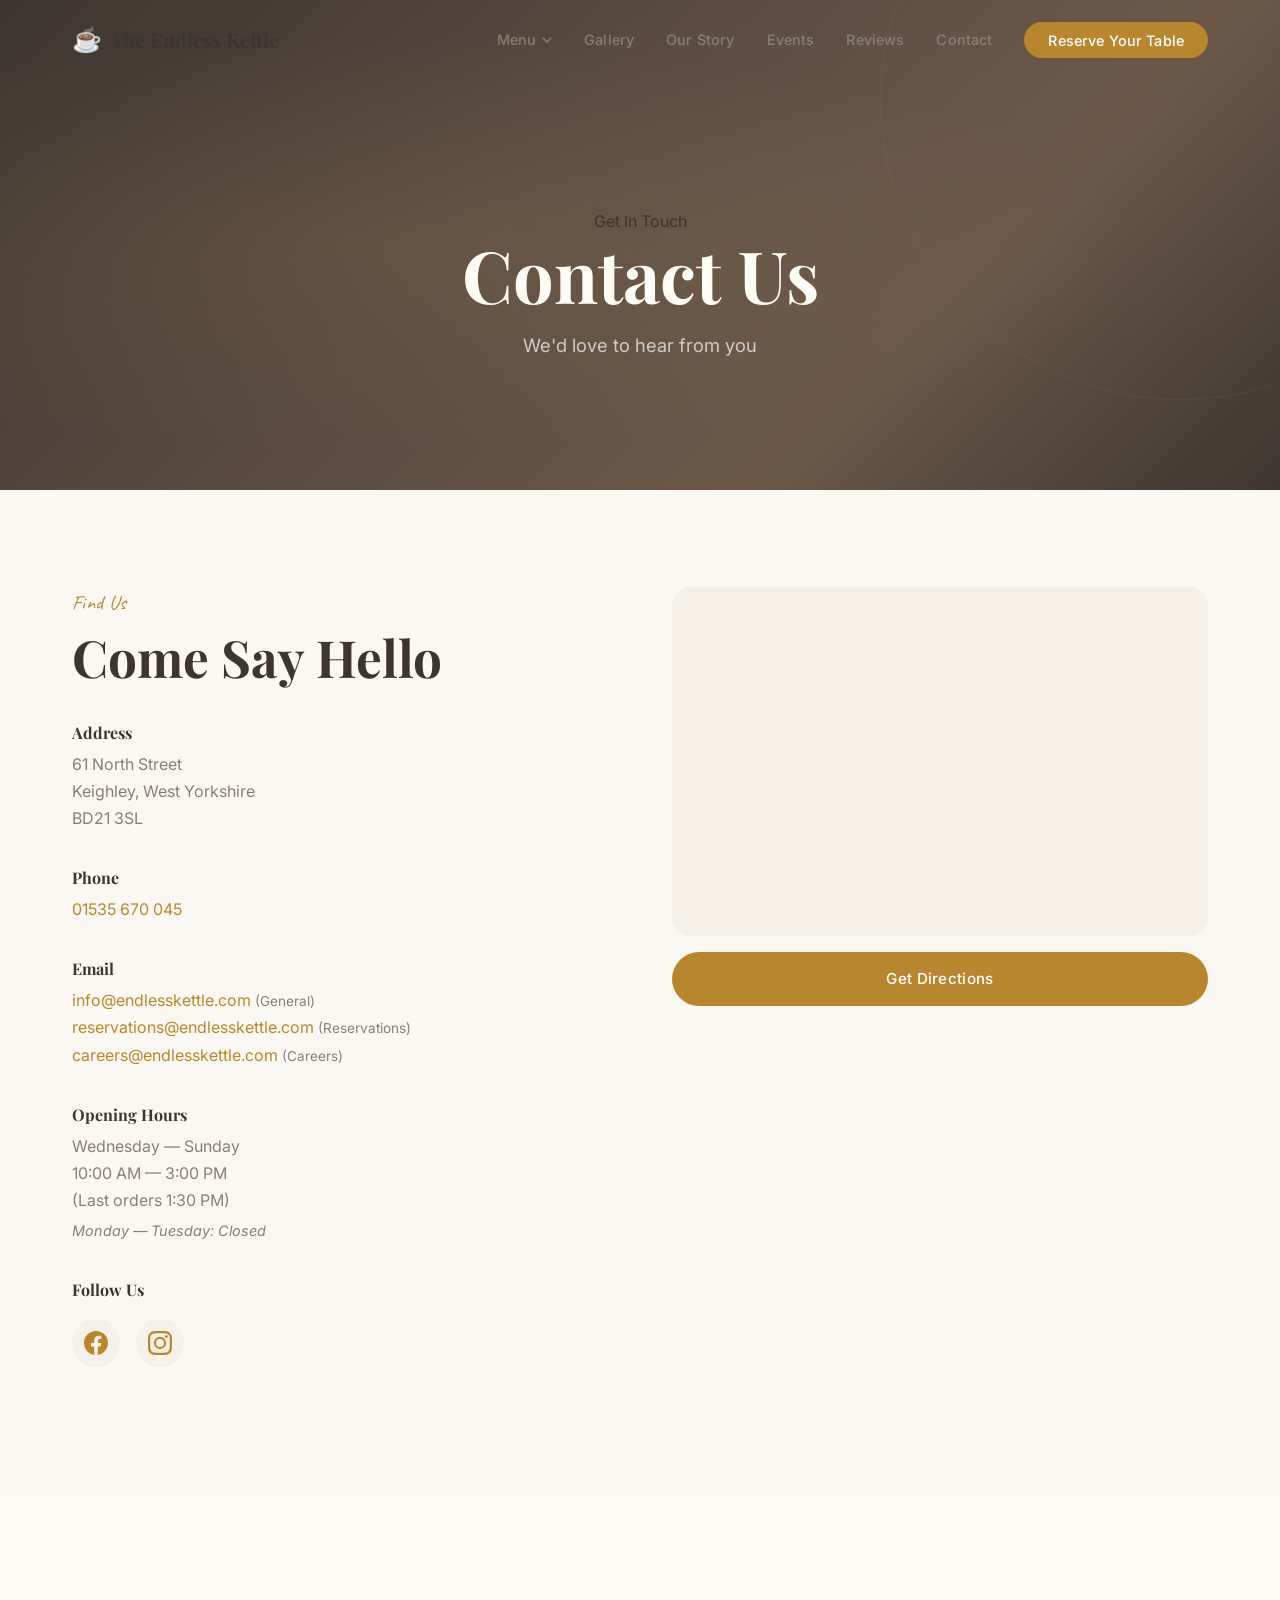
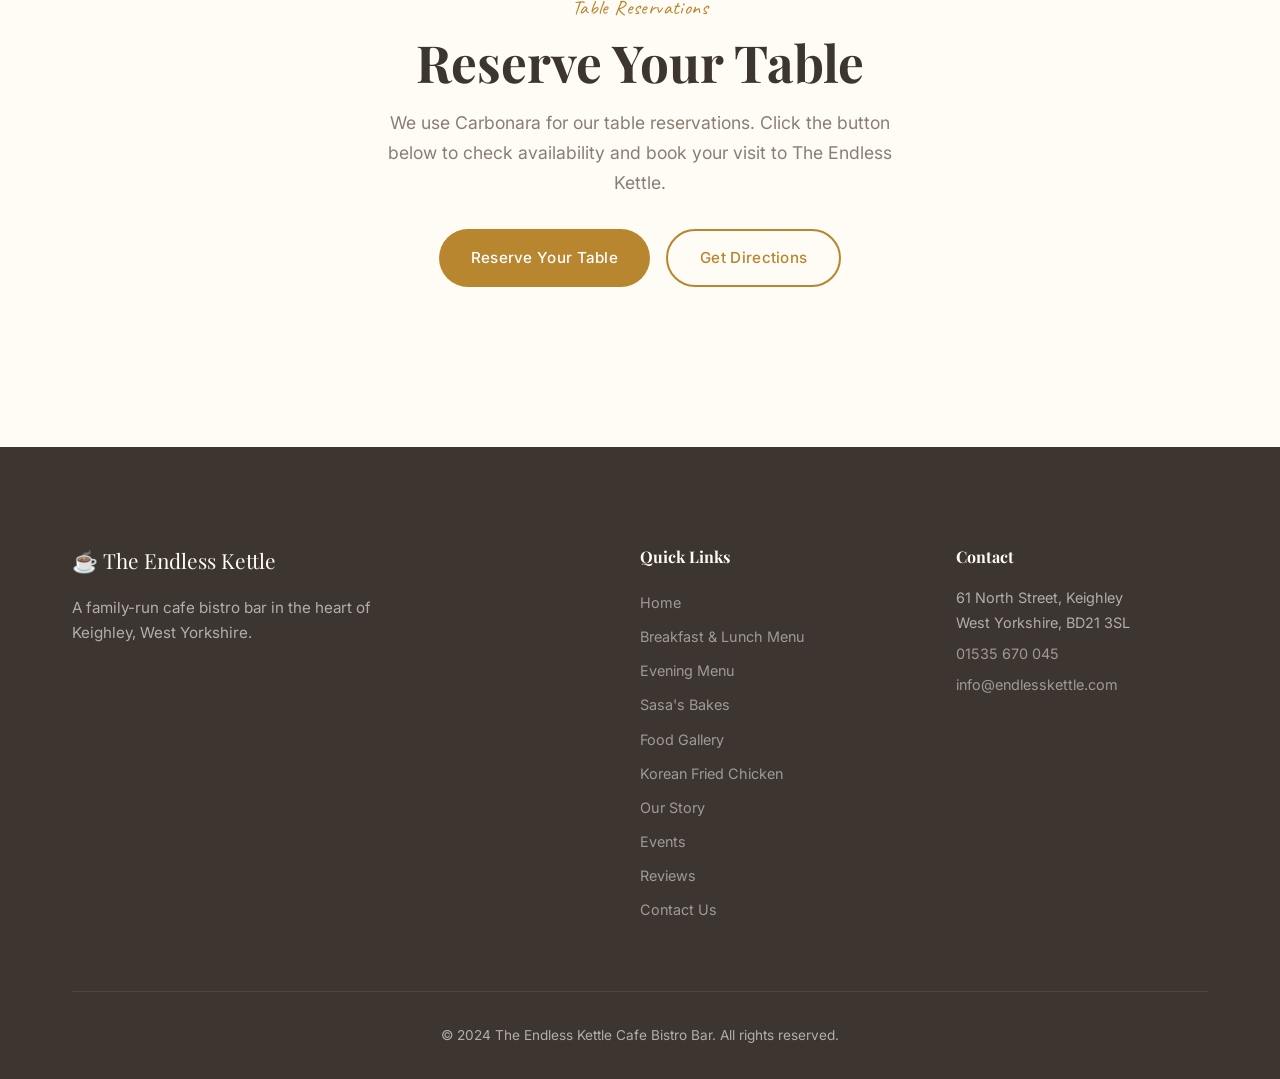
<file: contact.html>
<!DOCTYPE html>
<html lang="en">
<head>
  <meta charset="UTF-8">
  <meta name="viewport" content="width=device-width, initial-scale=1.0">
  <title>Contact Us | The Endless Kettle — Keighley, West Yorkshire</title>
  <meta name="description" content="Get in touch with The Endless Kettle. Find our address, phone, email, opening hours, and directions to our cafe bistro bar in Keighley.">
  <link rel="preconnect" href="https://fonts.googleapis.com">
  <link rel="preconnect" href="https://fonts.gstatic.com" crossorigin>
  <link href="https://fonts.googleapis.com/css2?family=Playfair+Display:ital,wght@0,400;0,600;0,700;1,400&family=Inter:wght@300;400;500;600&family=Caveat:wght@400;600&display=swap" rel="stylesheet">
  <link rel="stylesheet" href="styles.css?v=6">
</head>
<body>

  <!-- ════════════════════════════════════════ -->
  <!-- NAVIGATION                              -->
  <!-- ════════════════════════════════════════ -->
  <nav class="nav nav--scrolled" id="nav">
    <div class="nav__inner">
      <a href="index.html" class="nav__logo">
        <span class="nav__logo-icon">&#9749;</span>
        <span class="nav__logo-text">The Endless Kettle</span>
      </a>
      <button class="nav__toggle" id="navToggle" aria-label="Toggle menu">
        <span></span><span></span><span></span>
      </button>
            <ul class="nav__links" id="navLinks">
        <li class="nav__dropdown">
          <a href="#" class="nav__dropdown-toggle">Menu <svg class="nav__chevron" width="10" height="6" viewBox="0 0 10 6" fill="none"><path d="M1 1l4 4 4-4" stroke="currentColor" stroke-width="1.5" stroke-linecap="round" stroke-linejoin="round"/></svg></a>
          <ul class="nav__dropdown-menu">
            <li><a href="breakfast-and-lunch-menu.html">Breakfast &amp; Lunch</a></li>
            <li><a href="evening-menu.html">Evening Menu</a></li>
            <li><a href="korean-fried-chicken.html">Korean Fried Chicken</a></li>
            <li><a href="sasas-bakes.html">Sasa's Bakes</a></li>
          </ul>
        </li>
        <li><a href="gallery.html">Gallery</a></li>
        <li><a href="the-brand.html">Our Story</a></li>
        <li><a href="events.html">Events</a></li>
        <li><a href="reviews.html">Reviews</a></li>
        <li><a href="contact.html">Contact</a></li>
        <li><a href="https://reservation.carbonaraapp.com/United-Kingdom/Keighley/The-Endless-Kettle" class="nav__cta" target="_blank" rel="noopener">Reserve Your Table</a></li>
      </ul>
    </div>
  </nav>

  <!-- ════════════════════════════════════════ -->
  <!-- PAGE HERO                               -->
  <!-- ════════════════════════════════════════ -->
  <header class="page-hero">
    <div class="page-hero__overlay"></div>
    <div class="page-hero__content">
      <span class="page-hero__tag">Get In Touch</span>
      <h1 class="page-hero__title">Contact Us</h1>
      <p class="page-hero__subtitle">We'd love to hear from you</p>
    </div>
  </header>

  <!-- ════════════════════════════════════════ -->
  <!-- CONTACT DETAILS & MAP                   -->
  <!-- ════════════════════════════════════════ -->
  <section class="section contact" id="details">
    <div class="container">
      <div class="contact__grid">
        <div class="contact__info" data-reveal>
          <span class="section__label">Find Us</span>
          <h2 class="section__title">Come Say Hello</h2>
          <div class="contact__details">
            <div class="contact__detail">
              <h4>Address</h4>
              <p>61 North Street<br>Keighley, West Yorkshire<br>BD21 3SL</p>
            </div>
            <div class="contact__detail">
              <h4>Phone</h4>
              <p><a href="tel:01535670045">01535 670 045</a></p>
            </div>
            <div class="contact__detail">
              <h4>Email</h4>
              <p><a href="mailto:info@endlesskettle.com">info@endlesskettle.com</a> <span style="font-size: 0.85rem; color: var(--clr-text-muted);">(General)</span></p>
              <p><a href="mailto:reservations@endlesskettle.com">reservations@endlesskettle.com</a> <span style="font-size: 0.85rem; color: var(--clr-text-muted);">(Reservations)</span></p>
              <p><a href="mailto:careers@endlesskettle.com">careers@endlesskettle.com</a> <span style="font-size: 0.85rem; color: var(--clr-text-muted);">(Careers)</span></p>
            </div>
            <div class="contact__detail">
              <h4>Opening Hours</h4>
              <p>Wednesday &mdash; Sunday<br>10:00 AM &mdash; 3:00 PM<br>(Last orders 1:30 PM)</p>
              <p class="contact__closed">Monday &mdash; Tuesday: Closed</p>
            </div>
            <div class="contact__detail">
              <h4>Follow Us</h4>
              <div class="contact__socials">
                <a href="https://www.facebook.com/endlesskettle/" target="_blank" rel="noopener" class="contact__social" aria-label="Facebook">
                  <svg width="24" height="24" viewBox="0 0 24 24" fill="currentColor"><path d="M24 12.073c0-6.627-5.373-12-12-12s-12 5.373-12 12c0 5.99 4.388 10.954 10.125 11.854v-8.385H7.078v-3.47h3.047V9.43c0-3.007 1.792-4.669 4.533-4.669 1.312 0 2.686.235 2.686.235v2.953H15.83c-1.491 0-1.956.925-1.956 1.874v2.25h3.328l-.532 3.47h-2.796v8.385C19.612 23.027 24 18.062 24 12.073z"/></svg>
                </a>
                <a href="https://www.instagram.com/theendlesskettle/" target="_blank" rel="noopener" class="contact__social" aria-label="Instagram">
                  <svg width="24" height="24" viewBox="0 0 24 24" fill="currentColor"><path d="M12 2.163c3.204 0 3.584.012 4.85.07 3.252.148 4.771 1.691 4.919 4.919.058 1.265.069 1.645.069 4.849 0 3.205-.012 3.584-.069 4.849-.149 3.225-1.664 4.771-4.919 4.919-1.266.058-1.644.07-4.85.07-3.204 0-3.584-.012-4.849-.07-3.26-.149-4.771-1.699-4.919-4.92-.058-1.265-.07-1.644-.07-4.849 0-3.204.013-3.583.07-4.849.149-3.227 1.664-4.771 4.919-4.919 1.266-.057 1.645-.069 4.849-.069zM12 0C8.741 0 8.333.014 7.053.072 2.695.272.273 2.69.073 7.052.014 8.333 0 8.741 0 12c0 3.259.014 3.668.072 4.948.2 4.358 2.618 6.78 6.98 6.98C8.333 23.986 8.741 24 12 24c3.259 0 3.668-.014 4.948-.072 4.354-.2 6.782-2.618 6.979-6.98.059-1.28.073-1.689.073-4.948 0-3.259-.014-3.667-.072-4.947-.196-4.354-2.617-6.78-6.979-6.98C15.668.014 15.259 0 12 0zm0 5.838a6.162 6.162 0 100 12.324 6.162 6.162 0 000-12.324zM12 16a4 4 0 110-8 4 4 0 010 8zm6.406-11.845a1.44 1.44 0 100 2.881 1.44 1.44 0 000-2.881z"/></svg>
                </a>
              </div>
            </div>
          </div>
        </div>
        <div class="contact__map" data-reveal>
          <div class="contact__map-frame">
            <iframe
              src="https://www.google.com/maps/embed?pb=!1m18!1m12!1m3!1d2352.0!2d-1.9047!3d53.8680!2m3!1f0!2f0!3f0!3m2!1i1024!2i768!4f13.1!3m3!1m2!1s0x0%3A0x0!2zNTPCsDUyJzA0LjgiTiAxwrA1NCcxNy4wIlc!5e0!3m2!1sen!2suk!4v1600000000000"
              width="100%" height="100%" style="border:0;" allowfullscreen loading="lazy" referrerpolicy="no-referrer-when-downgrade"
              title="The Endless Kettle location map">
            </iframe>
          </div>
          <a href="https://www.google.com/maps/dir//61+North+Street,+Keighley+BD21+3SL" target="_blank" rel="noopener" class="btn btn--primary contact__directions-btn">Get Directions</a>
        </div>
      </div>
    </div>
  </section>

  <!-- ════════════════════════════════════════ -->
  <!-- BOOKING / RESERVATION                   -->
  <!-- ════════════════════════════════════════ -->
  <section class="section cta-section" id="reserve">
    <div class="container">
      <div class="section__header" data-reveal>
        <span class="section__label">Table Reservations</span>
        <h2 class="section__title">Reserve Your Table</h2>
        <p class="section__desc">We use Carbonara for our table reservations. Click the button below to check availability and book your visit to The Endless Kettle.</p>
        <div style="margin-top: var(--space-md); display: flex; gap: var(--space-sm); justify-content: center; flex-wrap: wrap;">
          <a href="https://reservation.carbonaraapp.com/United-Kingdom/Keighley/The-Endless-Kettle" class="btn btn--primary" target="_blank" rel="noopener">Reserve Your Table</a>
          <a href="https://www.google.com/maps/dir//61+North+Street,+Keighley+BD21+3SL" class="btn btn--outline" style="border-color: var(--clr-accent); color: var(--clr-accent);" target="_blank" rel="noopener">Get Directions</a>
        </div>
      </div>
    </div>
  </section>

  <!-- ════════════════════════════════════════ -->
  <!-- FOOTER                                  -->
  <!-- ════════════════════════════════════════ -->
  <footer class="footer">
    <div class="container">
      <div class="footer__grid">
        <div class="footer__brand">
          <span class="footer__logo">&#9749; The Endless Kettle</span>
          <p>A family-run cafe bistro bar in the heart of Keighley, West Yorkshire.</p>
        </div>
        <div class="footer__links">
          <h4>Quick Links</h4>
          <a href="index.html">Home</a>
          <a href="breakfast-and-lunch-menu.html">Breakfast &amp; Lunch Menu</a>
          <a href="evening-menu.html">Evening Menu</a>
          <a href="sasas-bakes.html">Sasa's Bakes</a>
          <a href="gallery.html">Food Gallery</a>
          <a href="korean-fried-chicken.html">Korean Fried Chicken</a>
          <a href="the-brand.html">Our Story</a>
          <a href="events.html">Events</a>
          <a href="reviews.html">Reviews</a>
          <a href="contact.html">Contact Us</a>
        </div>
        <div class="footer__contact">
          <h4>Contact</h4>
          <p>61 North Street, Keighley<br>West Yorkshire, BD21 3SL</p>
          <p><a href="tel:01535670045">01535 670 045</a></p>
          <p><a href="mailto:info@endlesskettle.com">info@endlesskettle.com</a></p>
        </div>
      </div>
      <div class="footer__bottom">
        <p>&copy; 2024 The Endless Kettle Cafe Bistro Bar. All rights reserved.</p>
      </div>
    </div>
  </footer>

  <script src="script.js?v=6"></script>
</body>
</html>
</file>
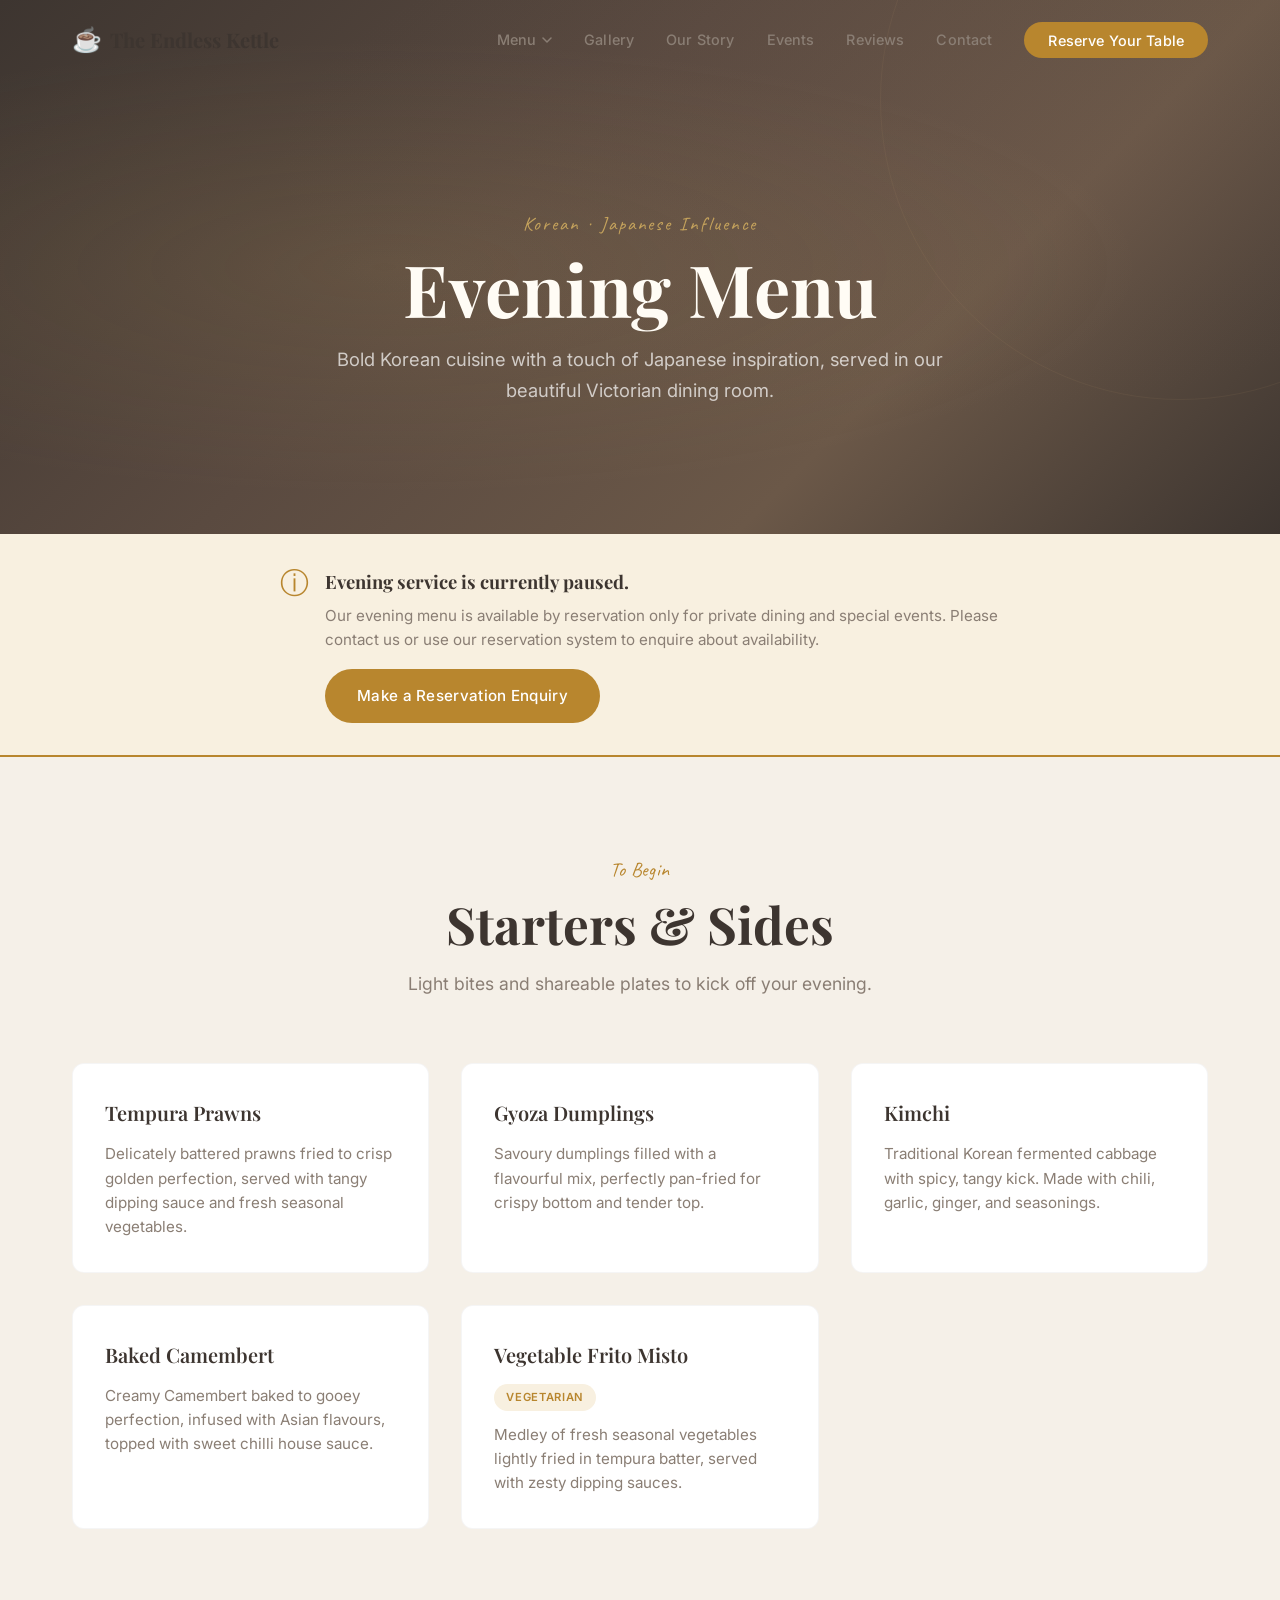
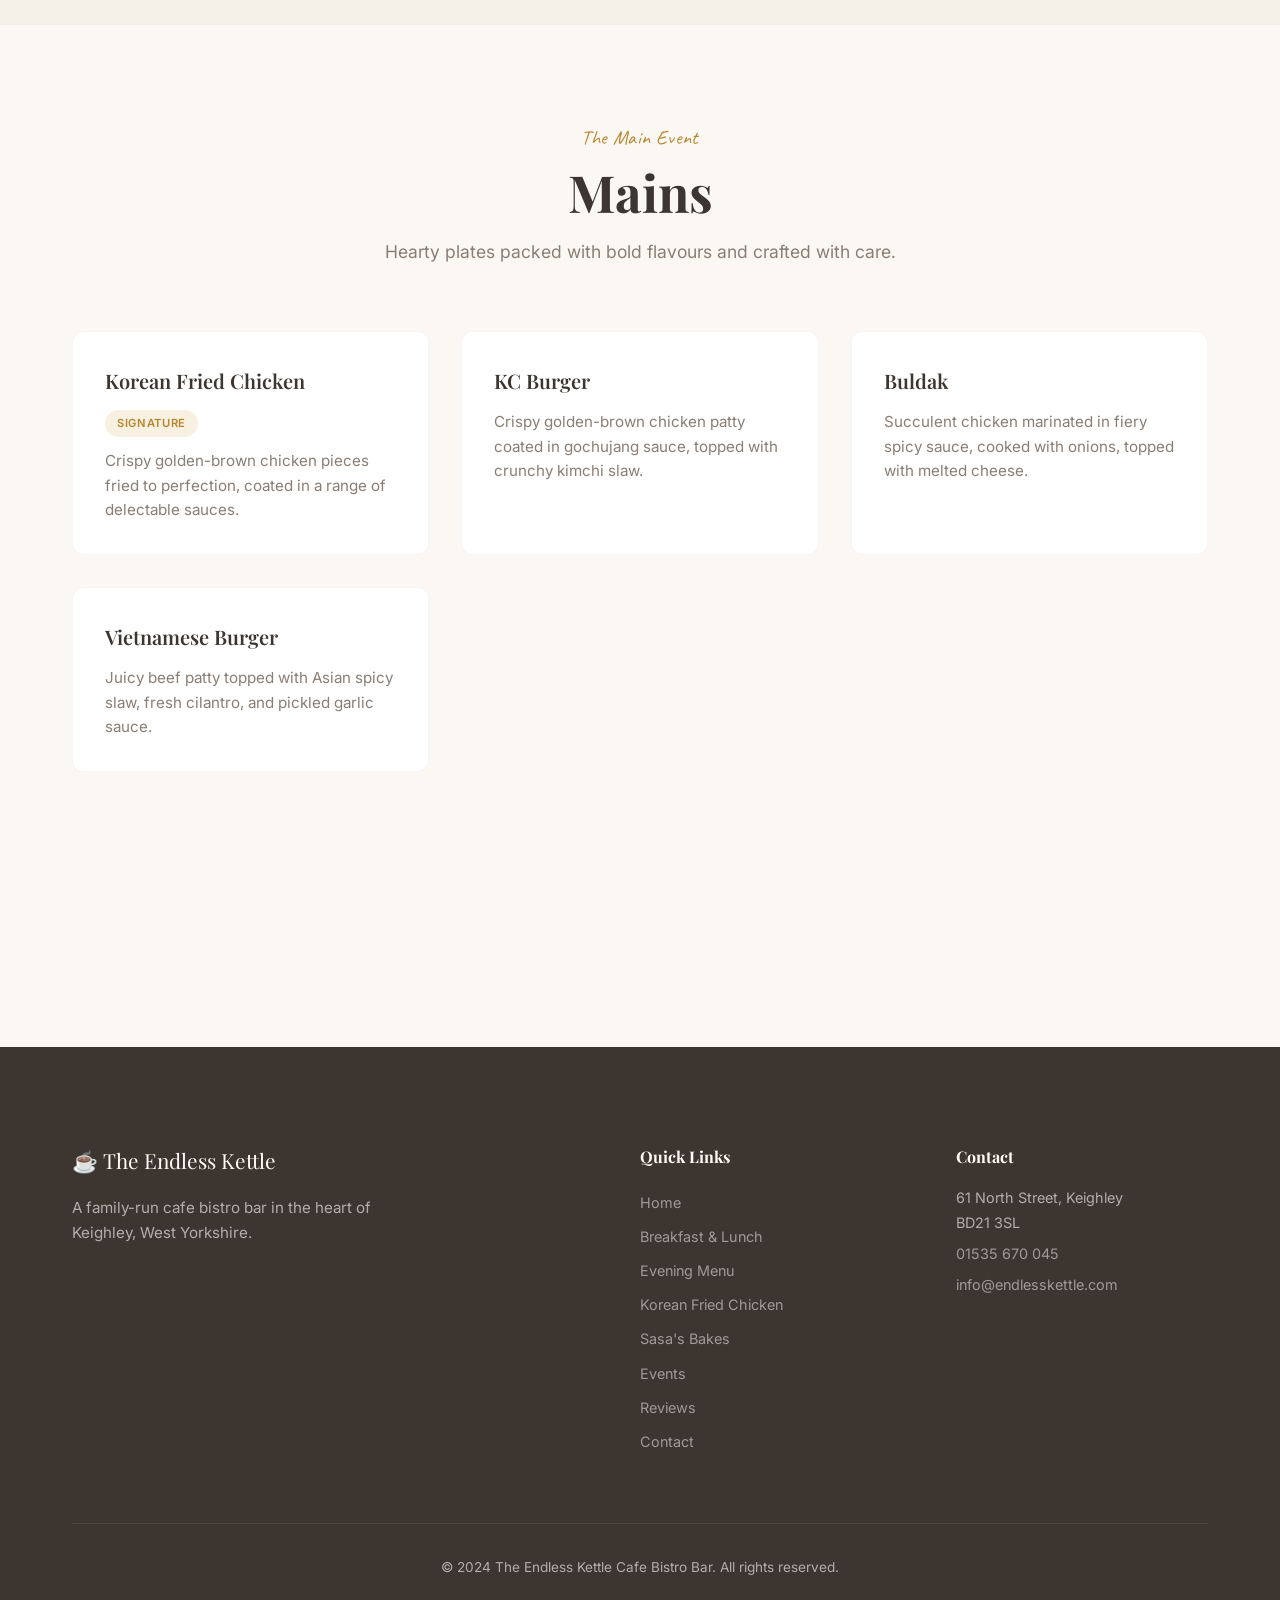
<file: evening-menu.html>
<!DOCTYPE html>
<html lang="en">
<head>
  <meta charset="UTF-8">
  <meta name="viewport" content="width=device-width, initial-scale=1.0">
  <title>Evening Menu | The Endless Kettle — Keighley, West Yorkshire</title>
  <meta name="description" content="Evening menu at The Endless Kettle featuring Korean cuisine with Japanese influence. Tempura prawns, gyoza, Korean fried chicken, buldak and more in Keighley.">
  <link rel="preconnect" href="https://fonts.googleapis.com">
  <link rel="preconnect" href="https://fonts.gstatic.com" crossorigin>
  <link href="https://fonts.googleapis.com/css2?family=Playfair+Display:ital,wght@0,400;0,600;0,700;1,400&family=Inter:wght@300;400;500;600&family=Caveat:wght@400;600&display=swap" rel="stylesheet">
  <link rel="stylesheet" href="styles.css?v=6">
</head>
<body>

  <!-- ════════════════════════════════════════ -->
  <!-- NAVIGATION                              -->
  <!-- ════════════════════════════════════════ -->
  <nav class="nav nav--scrolled" id="nav">
    <div class="nav__inner">
      <a href="index.html" class="nav__logo">
        <span class="nav__logo-icon">&#9749;</span>
        <span class="nav__logo-text">The Endless Kettle</span>
      </a>
      <button class="nav__toggle" id="navToggle" aria-label="Toggle menu">
        <span></span><span></span><span></span>
      </button>
            <ul class="nav__links" id="navLinks">
        <li class="nav__dropdown">
          <a href="#" class="nav__dropdown-toggle">Menu <svg class="nav__chevron" width="10" height="6" viewBox="0 0 10 6" fill="none"><path d="M1 1l4 4 4-4" stroke="currentColor" stroke-width="1.5" stroke-linecap="round" stroke-linejoin="round"/></svg></a>
          <ul class="nav__dropdown-menu">
            <li><a href="breakfast-and-lunch-menu.html">Breakfast &amp; Lunch</a></li>
            <li><a href="evening-menu.html">Evening Menu</a></li>
            <li><a href="korean-fried-chicken.html">Korean Fried Chicken</a></li>
            <li><a href="sasas-bakes.html">Sasa's Bakes</a></li>
          </ul>
        </li>
        <li><a href="gallery.html">Gallery</a></li>
        <li><a href="the-brand.html">Our Story</a></li>
        <li><a href="events.html">Events</a></li>
        <li><a href="reviews.html">Reviews</a></li>
        <li><a href="contact.html">Contact</a></li>
        <li><a href="https://reservation.carbonaraapp.com/United-Kingdom/Keighley/The-Endless-Kettle" class="nav__cta" target="_blank" rel="noopener">Reserve Your Table</a></li>
      </ul>
    </div>
  </nav>

  <!-- ════════════════════════════════════════ -->
  <!-- PAGE HERO                               -->
  <!-- ════════════════════════════════════════ -->
  <header class="page-hero">
    <div class="page-hero__overlay"></div>
    <div class="page-hero__content">
      <span class="page-hero__label">Korean &middot; Japanese Influence</span>
      <h1 class="page-hero__title">Evening Menu</h1>
      <p class="page-hero__subtitle">Bold Korean cuisine with a touch of Japanese inspiration, served in our beautiful Victorian dining room.</p>
    </div>
  </header>

  <!-- ════════════════════════════════════════ -->
  <!-- SERVICE NOTICE BANNER                   -->
  <!-- ════════════════════════════════════════ -->
  <div class="info-banner">
    <div class="container">
      <div class="info-banner__inner">
        <span class="info-banner__icon">&#9432;</span>
        <div class="info-banner__text">
          <strong>Evening service is currently paused.</strong>
          <p>Our evening menu is available by reservation only for private dining and special events. Please contact us or use our reservation system to enquire about availability.</p>
          <a href="https://reservation.carbonaraapp.com/United-Kingdom/Keighley/The-Endless-Kettle" class="btn btn--primary" style="margin-top: 1rem;">Make a Reservation Enquiry</a>
        </div>
      </div>
    </div>
  </div>

  <!-- ════════════════════════════════════════ -->
  <!-- STARTERS & SIDES                        -->
  <!-- ════════════════════════════════════════ -->
  <section class="section menu" id="starters">
    <div class="container">
      <div class="section__header" data-reveal>
        <span class="section__label">To Begin</span>
        <h2 class="section__title">Starters &amp; Sides</h2>
        <p class="section__desc">Light bites and shareable plates to kick off your evening.</p>
      </div>

      <div class="menu__grid">
        <div class="menu__card" data-reveal>
          <div class="menu__card-header">
            <h3>Tempura Prawns</h3>
          </div>
          <p>Delicately battered prawns fried to crisp golden perfection, served with tangy dipping sauce and fresh seasonal vegetables.</p>
        </div>
        <div class="menu__card" data-reveal>
          <div class="menu__card-header">
            <h3>Gyoza Dumplings</h3>
          </div>
          <p>Savoury dumplings filled with a flavourful mix, perfectly pan-fried for crispy bottom and tender top.</p>
        </div>
        <div class="menu__card" data-reveal>
          <div class="menu__card-header">
            <h3>Kimchi</h3>
          </div>
          <p>Traditional Korean fermented cabbage with spicy, tangy kick. Made with chili, garlic, ginger, and seasonings.</p>
        </div>
        <div class="menu__card" data-reveal>
          <div class="menu__card-header">
            <h3>Baked Camembert</h3>
          </div>
          <p>Creamy Camembert baked to gooey perfection, infused with Asian flavours, topped with sweet chilli house sauce.</p>
        </div>
        <div class="menu__card" data-reveal>
          <div class="menu__card-header">
            <h3>Vegetable Frito Misto</h3>
            <span class="menu__card-tag">Vegetarian</span>
          </div>
          <p>Medley of fresh seasonal vegetables lightly fried in tempura batter, served with zesty dipping sauces.</p>
        </div>
      </div>
    </div>
  </section>

  <!-- ════════════════════════════════════════ -->
  <!-- MAINS                                   -->
  <!-- ════════════════════════════════════════ -->
  <section class="section menu menu--alt" id="mains">
    <div class="container">
      <div class="section__header" data-reveal>
        <span class="section__label">The Main Event</span>
        <h2 class="section__title">Mains</h2>
        <p class="section__desc">Hearty plates packed with bold flavours and crafted with care.</p>
      </div>

      <div class="menu__grid">
        <div class="menu__card" data-reveal>
          <div class="menu__card-header">
            <h3>Korean Fried Chicken</h3>
            <span class="menu__card-tag">Signature</span>
          </div>
          <p>Crispy golden-brown chicken pieces fried to perfection, coated in a range of delectable sauces.</p>
        </div>
        <div class="menu__card" data-reveal>
          <div class="menu__card-header">
            <h3>KC Burger</h3>
          </div>
          <p>Crispy golden-brown chicken patty coated in gochujang sauce, topped with crunchy kimchi slaw.</p>
        </div>
        <div class="menu__card" data-reveal>
          <div class="menu__card-header">
            <h3>Buldak</h3>
          </div>
          <p>Succulent chicken marinated in fiery spicy sauce, cooked with onions, topped with melted cheese.</p>
        </div>
        <div class="menu__card" data-reveal>
          <div class="menu__card-header">
            <h3>Vietnamese Burger</h3>
          </div>
          <p>Juicy beef patty topped with Asian spicy slaw, fresh cilantro, and pickled garlic sauce.</p>
        </div>
      </div>

      <div class="menu__note" data-reveal>
        <p>We cater to various dietary needs including vegetarian, vegan, and gluten-free options. Please inform your server of any allergies. Menu items and availability may vary.</p>
      </div>
    </div>
  </section>

  <!-- ════════════════════════════════════════ -->
  <!-- FOOTER                                  -->
  <!-- ════════════════════════════════════════ -->
  <footer class="footer">
    <div class="container">
      <div class="footer__grid">
        <div class="footer__brand">
          <span class="footer__logo">&#9749; The Endless Kettle</span>
          <p>A family-run cafe bistro bar in the heart of Keighley, West Yorkshire.</p>
        </div>
        <div class="footer__links">
          <h4>Quick Links</h4>
          <a href="index.html">Home</a>
          <a href="breakfast-and-lunch-menu.html">Breakfast &amp; Lunch</a>
          <a href="evening-menu.html">Evening Menu</a>
          <a href="korean-fried-chicken.html">Korean Fried Chicken</a>
          <a href="sasas-bakes.html">Sasa's Bakes</a>
          <a href="events.html">Events</a>
          <a href="reviews.html">Reviews</a>
          <a href="contact.html">Contact</a>
        </div>
        <div class="footer__contact">
          <h4>Contact</h4>
          <p>61 North Street, Keighley<br>BD21 3SL</p>
          <p><a href="tel:01535670045">01535 670 045</a></p>
          <p><a href="mailto:info@endlesskettle.com">info@endlesskettle.com</a></p>
        </div>
      </div>
      <div class="footer__bottom">
        <p>&copy; 2024 The Endless Kettle Cafe Bistro Bar. All rights reserved.</p>
      </div>
    </div>
  </footer>

  <script src="script.js?v=6"></script>
</body>
</html>
</file>
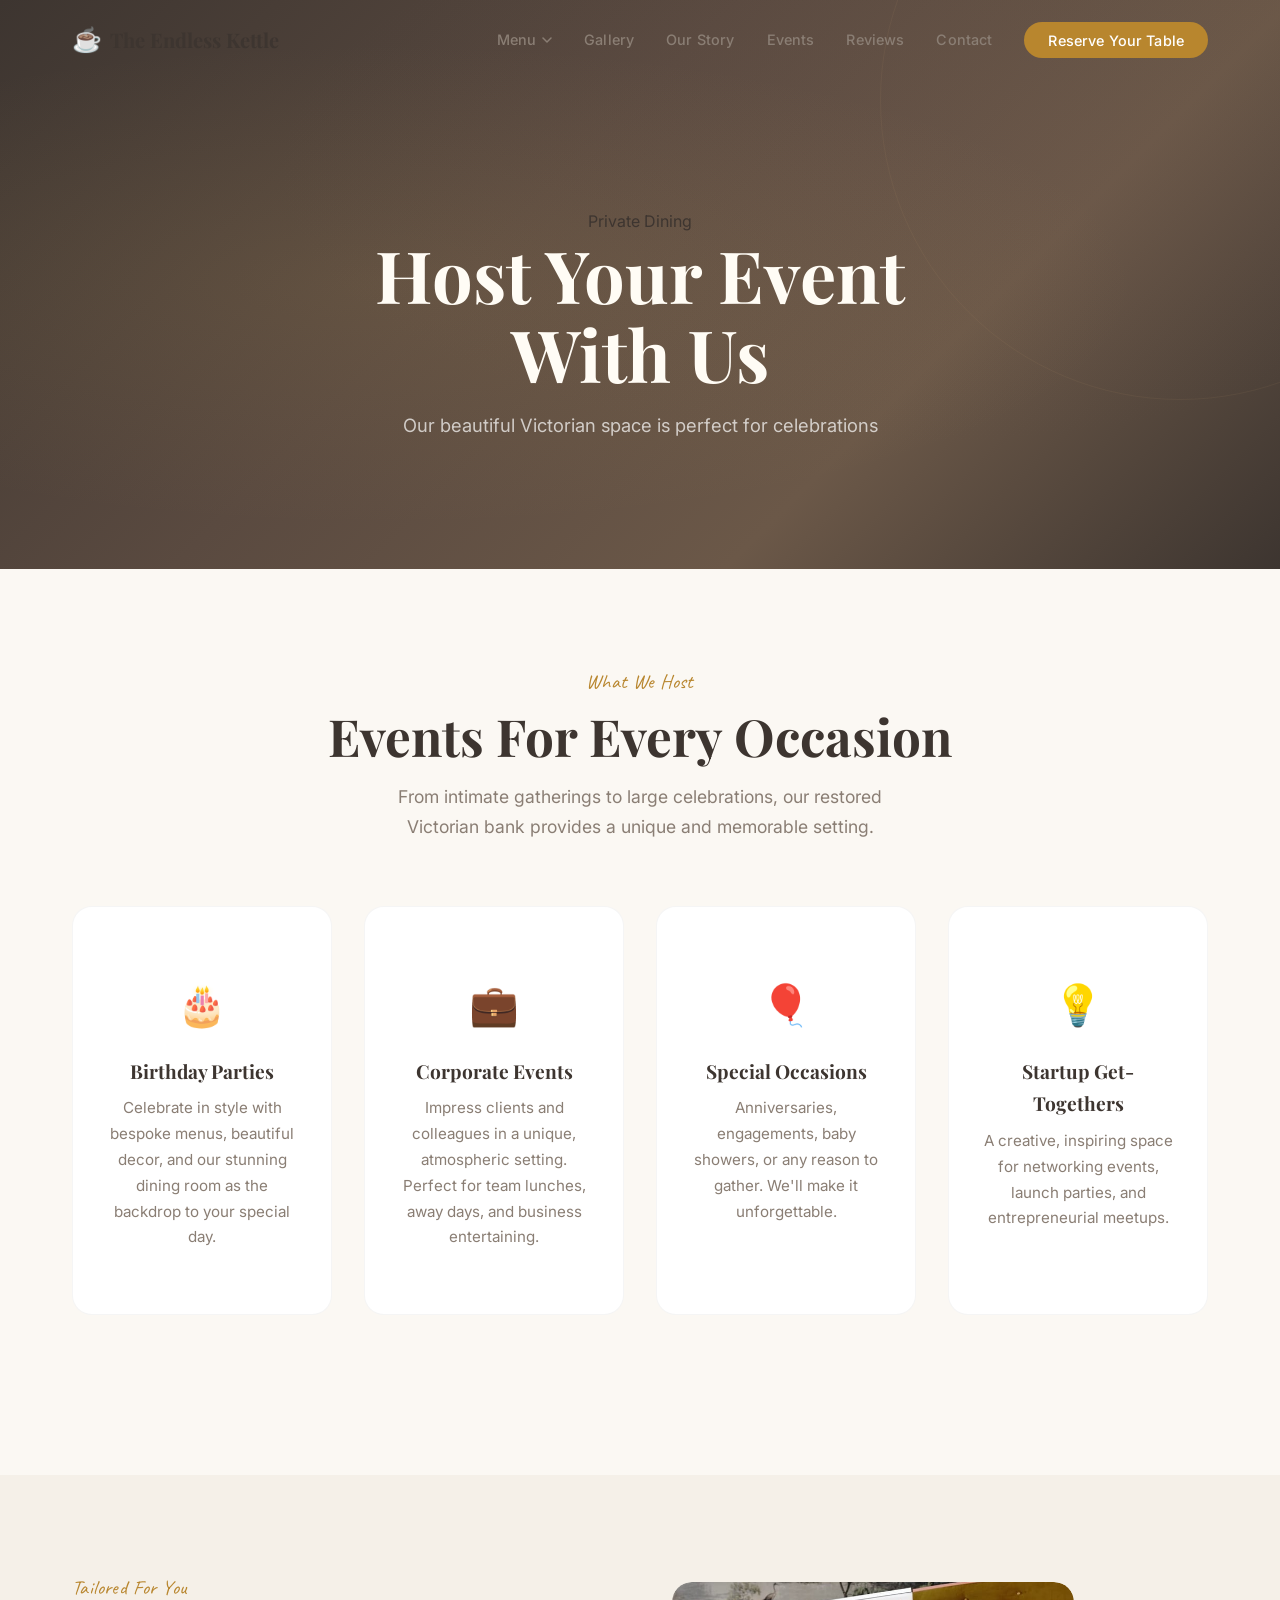
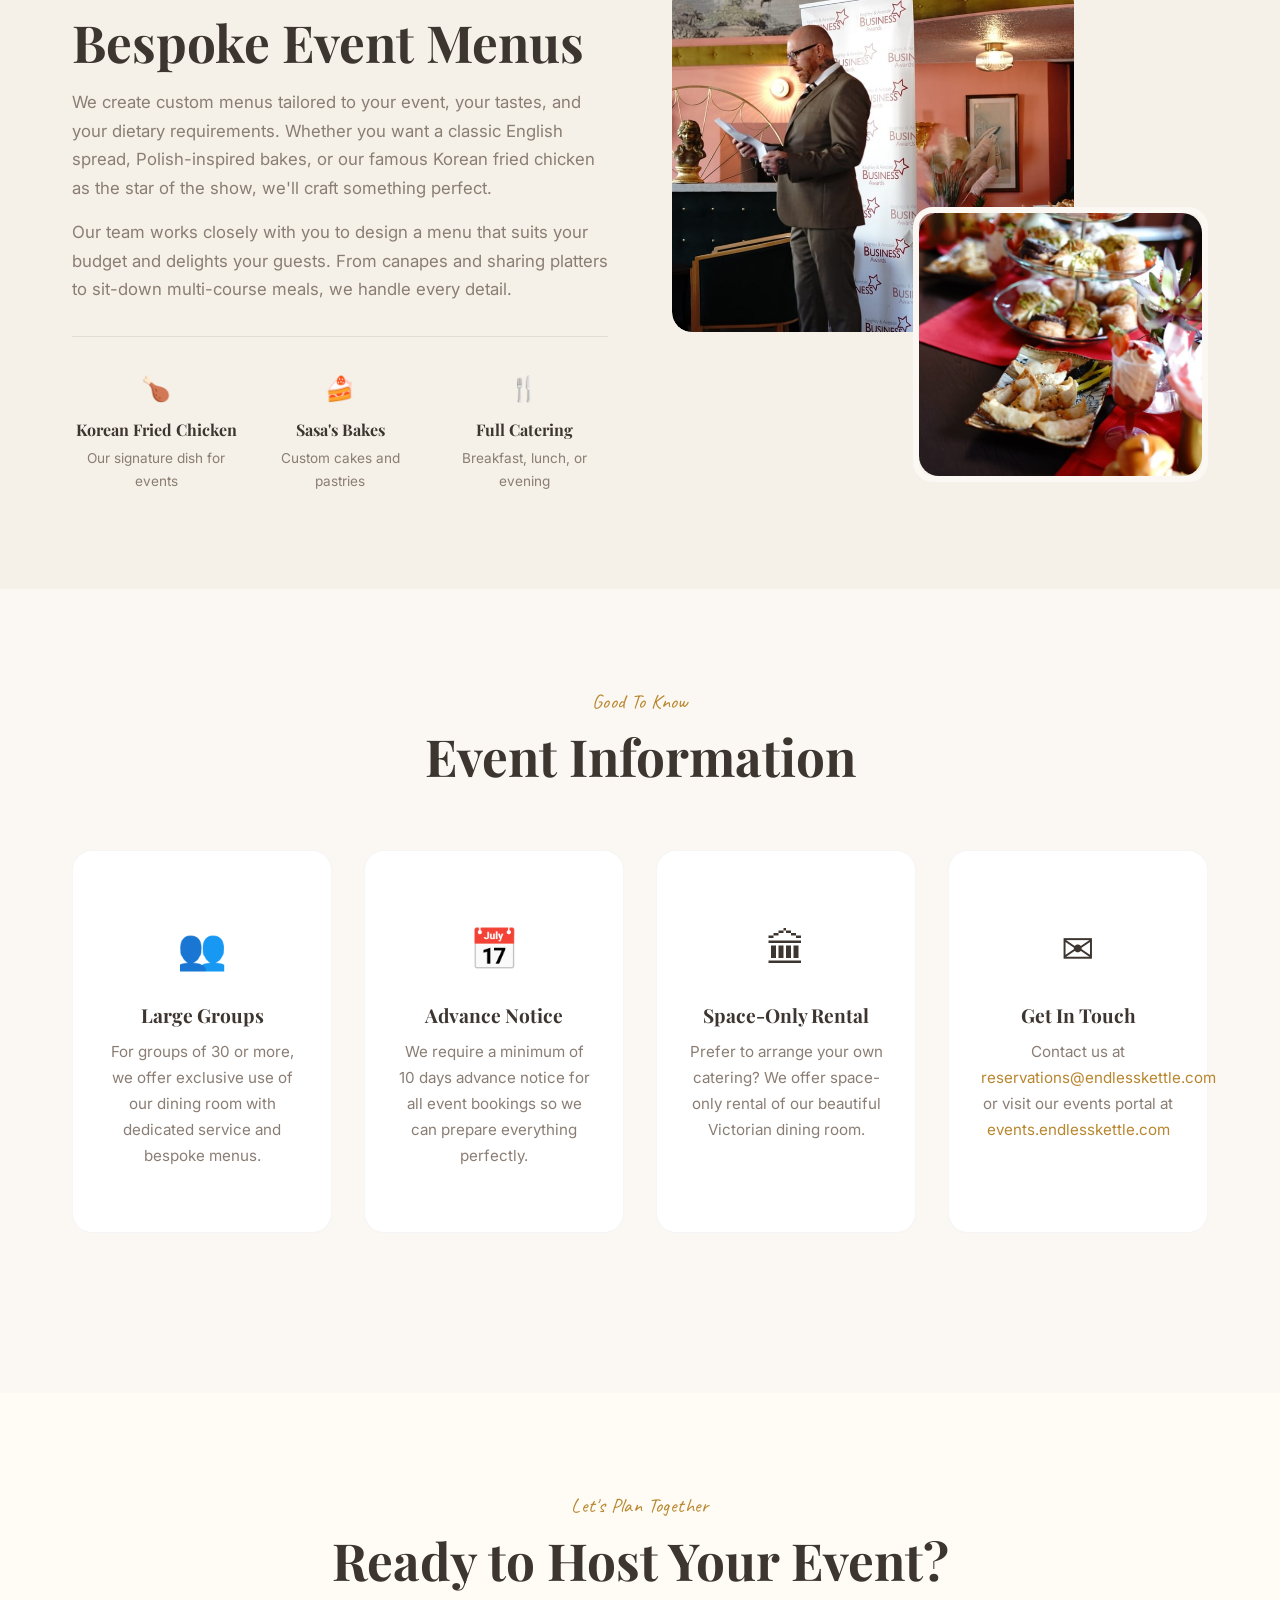
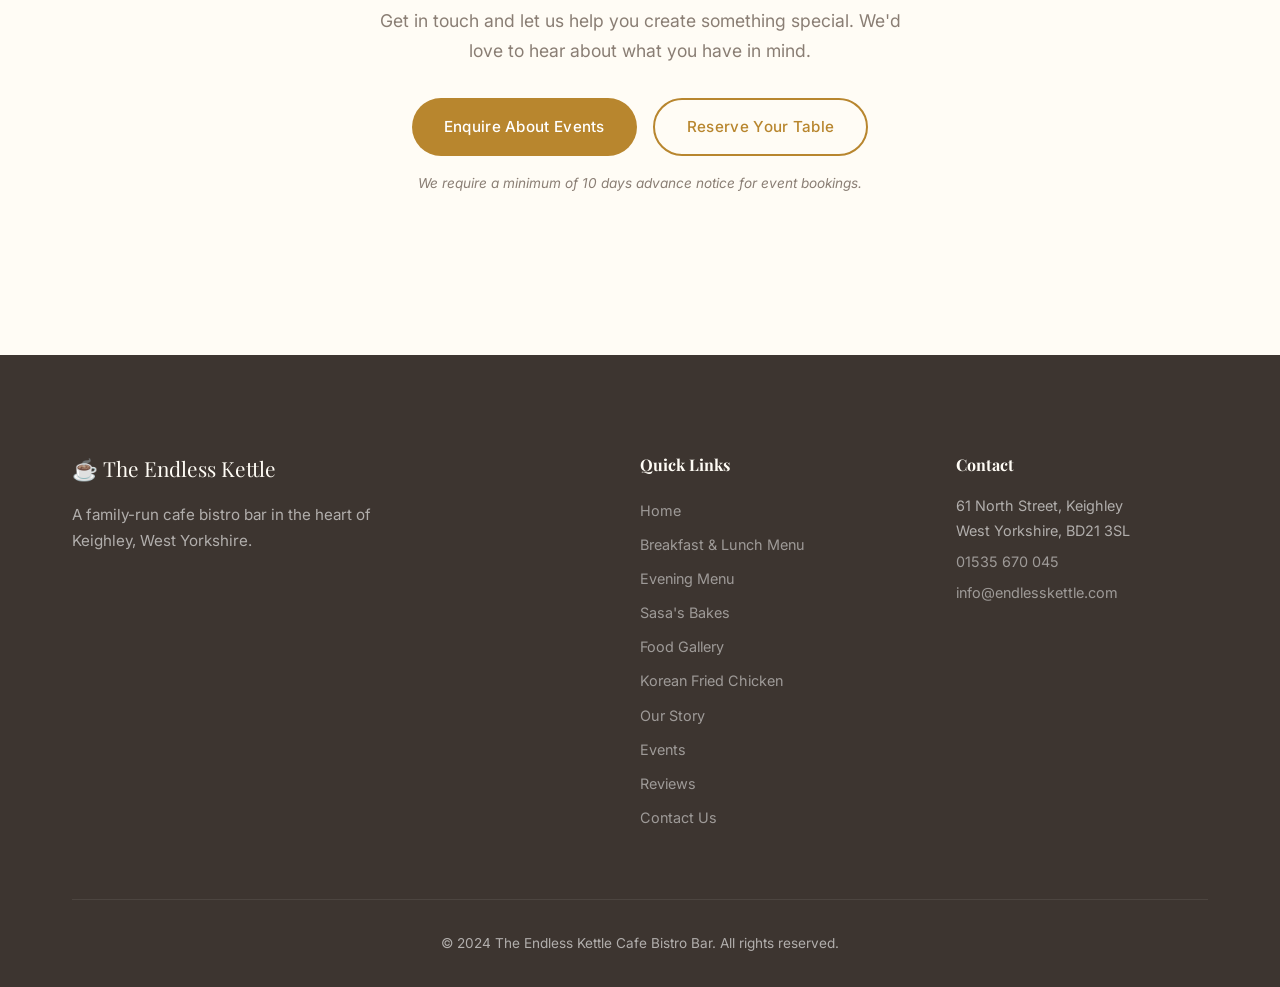
<file: events.html>
<!DOCTYPE html>
<html lang="en">
<head>
  <meta charset="UTF-8">
  <meta name="viewport" content="width=device-width, initial-scale=1.0">
  <title>Events &amp; Private Dining | The Endless Kettle — Keighley, West Yorkshire</title>
  <meta name="description" content="Host your event at The Endless Kettle. Birthday parties, corporate events, and special occasions in our stunning restored Victorian bank in Keighley.">
  <link rel="preconnect" href="https://fonts.googleapis.com">
  <link rel="preconnect" href="https://fonts.gstatic.com" crossorigin>
  <link href="https://fonts.googleapis.com/css2?family=Playfair+Display:ital,wght@0,400;0,600;0,700;1,400&family=Inter:wght@300;400;500;600&family=Caveat:wght@400;600&display=swap" rel="stylesheet">
  <link rel="stylesheet" href="styles.css?v=6">
</head>
<body>

  <!-- ════════════════════════════════════════ -->
  <!-- NAVIGATION                              -->
  <!-- ════════════════════════════════════════ -->
  <nav class="nav nav--scrolled" id="nav">
    <div class="nav__inner">
      <a href="index.html" class="nav__logo">
        <span class="nav__logo-icon">&#9749;</span>
        <span class="nav__logo-text">The Endless Kettle</span>
      </a>
      <button class="nav__toggle" id="navToggle" aria-label="Toggle menu">
        <span></span><span></span><span></span>
      </button>
            <ul class="nav__links" id="navLinks">
        <li class="nav__dropdown">
          <a href="#" class="nav__dropdown-toggle">Menu <svg class="nav__chevron" width="10" height="6" viewBox="0 0 10 6" fill="none"><path d="M1 1l4 4 4-4" stroke="currentColor" stroke-width="1.5" stroke-linecap="round" stroke-linejoin="round"/></svg></a>
          <ul class="nav__dropdown-menu">
            <li><a href="breakfast-and-lunch-menu.html">Breakfast &amp; Lunch</a></li>
            <li><a href="evening-menu.html">Evening Menu</a></li>
            <li><a href="korean-fried-chicken.html">Korean Fried Chicken</a></li>
            <li><a href="sasas-bakes.html">Sasa's Bakes</a></li>
          </ul>
        </li>
        <li><a href="gallery.html">Gallery</a></li>
        <li><a href="the-brand.html">Our Story</a></li>
        <li><a href="events.html">Events</a></li>
        <li><a href="reviews.html">Reviews</a></li>
        <li><a href="contact.html">Contact</a></li>
        <li><a href="https://reservation.carbonaraapp.com/United-Kingdom/Keighley/The-Endless-Kettle" class="nav__cta" target="_blank" rel="noopener">Reserve Your Table</a></li>
      </ul>
    </div>
  </nav>

  <!-- ════════════════════════════════════════ -->
  <!-- PAGE HERO                               -->
  <!-- ════════════════════════════════════════ -->
  <header class="page-hero">
    <div class="page-hero__overlay"></div>
    <div class="page-hero__content">
      <span class="page-hero__tag">Private Dining</span>
      <h1 class="page-hero__title">Host Your Event With Us</h1>
      <p class="page-hero__subtitle">Our beautiful Victorian space is perfect for celebrations</p>
    </div>
  </header>

  <!-- ════════════════════════════════════════ -->
  <!-- EVENT TYPES                             -->
  <!-- ════════════════════════════════════════ -->
  <section class="section events" id="event-types">
    <div class="container">
      <div class="section__header" data-reveal>
        <span class="section__label">What We Host</span>
        <h2 class="section__title">Events For Every Occasion</h2>
        <p class="section__desc">From intimate gatherings to large celebrations, our restored Victorian bank provides a unique and memorable setting.</p>
      </div>

      <div class="events__grid">
        <div class="events__card" data-reveal>
          <span class="events__card-icon">&#127874;</span>
          <h3>Birthday Parties</h3>
          <p>Celebrate in style with bespoke menus, beautiful decor, and our stunning dining room as the backdrop to your special day.</p>
        </div>
        <div class="events__card" data-reveal>
          <span class="events__card-icon">&#128188;</span>
          <h3>Corporate Events</h3>
          <p>Impress clients and colleagues in a unique, atmospheric setting. Perfect for team lunches, away days, and business entertaining.</p>
        </div>
        <div class="events__card" data-reveal>
          <span class="events__card-icon">&#127880;</span>
          <h3>Special Occasions</h3>
          <p>Anniversaries, engagements, baby showers, or any reason to gather. We'll make it unforgettable.</p>
        </div>
        <div class="events__card" data-reveal>
          <span class="events__card-icon">&#128161;</span>
          <h3>Startup Get-Togethers</h3>
          <p>A creative, inspiring space for networking events, launch parties, and entrepreneurial meetups.</p>
        </div>
      </div>
    </div>
  </section>

  <!-- ════════════════════════════════════════ -->
  <!-- BESPOKE MENUS                           -->
  <!-- ════════════════════════════════════════ -->
  <section class="section" style="background: var(--clr-bg-alt);" id="bespoke">
    <div class="container">
      <div class="about__grid">
        <div class="about__text" data-reveal>
          <span class="section__label">Tailored For You</span>
          <h2 class="section__title">Bespoke Event Menus</h2>
          <p>We create custom menus tailored to your event, your tastes, and your dietary requirements. Whether you want a classic English spread, Polish-inspired bakes, or our famous Korean fried chicken as the star of the show, we'll craft something perfect.</p>
          <p>Our team works closely with you to design a menu that suits your budget and delights your guests. From canapes and sharing platters to sit-down multi-course meals, we handle every detail.</p>
          <div class="about__values">
            <div class="about__value">
              <span class="about__value-icon">&#127831;</span>
              <h4>Korean Fried Chicken</h4>
              <p>Our signature dish for events</p>
            </div>
            <div class="about__value">
              <span class="about__value-icon">&#127856;</span>
              <h4>Sasa's Bakes</h4>
              <p>Custom cakes and pastries</p>
            </div>
            <div class="about__value">
              <span class="about__value-icon">&#127860;</span>
              <h4>Full Catering</h4>
              <p>Breakfast, lunch, or evening</p>
            </div>
          </div>
        </div>
        <div class="about__images" data-reveal>
          <div class="about__img about__img--main">
            <img src="images/events-1.jpg" alt="Event dining setup" loading="lazy">
          </div>
          <div class="about__img about__img--accent">
            <img src="images/events-2.jpg" alt="Bespoke event menu" loading="lazy">
          </div>
        </div>
      </div>
    </div>
  </section>

  <!-- ════════════════════════════════════════ -->
  <!-- EVENT INFO & REQUIREMENTS               -->
  <!-- ════════════════════════════════════════ -->
  <section class="section" id="info">
    <div class="container">
      <div class="section__header" data-reveal>
        <span class="section__label">Good To Know</span>
        <h2 class="section__title">Event Information</h2>
      </div>

      <div class="events__grid">
        <div class="events__card" data-reveal>
          <span class="events__card-icon">&#128101;</span>
          <h3>Large Groups</h3>
          <p>For groups of 30 or more, we offer exclusive use of our dining room with dedicated service and bespoke menus.</p>
        </div>
        <div class="events__card" data-reveal>
          <span class="events__card-icon">&#128197;</span>
          <h3>Advance Notice</h3>
          <p>We require a minimum of 10 days advance notice for all event bookings so we can prepare everything perfectly.</p>
        </div>
        <div class="events__card" data-reveal>
          <span class="events__card-icon">&#127963;</span>
          <h3>Space-Only Rental</h3>
          <p>Prefer to arrange your own catering? We offer space-only rental of our beautiful Victorian dining room.</p>
        </div>
        <div class="events__card" data-reveal>
          <span class="events__card-icon">&#9993;</span>
          <h3>Get In Touch</h3>
          <p>Contact us at <a href="mailto:reservations@endlesskettle.com">reservations@endlesskettle.com</a> or visit our events portal at <a href="https://events.endlesskettle.com" target="_blank" rel="noopener">events.endlesskettle.com</a></p>
        </div>
      </div>
    </div>
  </section>

  <!-- ════════════════════════════════════════ -->
  <!-- CTA                                     -->
  <!-- ════════════════════════════════════════ -->
  <section class="section cta-section" id="enquire">
    <div class="container">
      <div class="section__header" data-reveal>
        <span class="section__label">Let's Plan Together</span>
        <h2 class="section__title">Ready to Host Your Event?</h2>
        <p class="section__desc">Get in touch and let us help you create something special. We'd love to hear about what you have in mind.</p>
        <div style="margin-top: var(--space-md); display: flex; gap: var(--space-sm); justify-content: center; flex-wrap: wrap;">
          <a href="mailto:reservations@endlesskettle.com" class="btn btn--primary">Enquire About Events</a>
          <a href="https://reservation.carbonaraapp.com/United-Kingdom/Keighley/The-Endless-Kettle" class="btn btn--outline" style="border-color: var(--clr-accent); color: var(--clr-accent);" target="_blank" rel="noopener">Reserve Your Table</a>
        </div>
        <p class="events__note" style="margin-top: var(--space-sm);">We require a minimum of 10 days advance notice for event bookings.</p>
      </div>
    </div>
  </section>

  <!-- ════════════════════════════════════════ -->
  <!-- FOOTER                                  -->
  <!-- ════════════════════════════════════════ -->
  <footer class="footer">
    <div class="container">
      <div class="footer__grid">
        <div class="footer__brand">
          <span class="footer__logo">&#9749; The Endless Kettle</span>
          <p>A family-run cafe bistro bar in the heart of Keighley, West Yorkshire.</p>
        </div>
        <div class="footer__links">
          <h4>Quick Links</h4>
          <a href="index.html">Home</a>
          <a href="breakfast-and-lunch-menu.html">Breakfast &amp; Lunch Menu</a>
          <a href="evening-menu.html">Evening Menu</a>
          <a href="sasas-bakes.html">Sasa's Bakes</a>
          <a href="gallery.html">Food Gallery</a>
          <a href="korean-fried-chicken.html">Korean Fried Chicken</a>
          <a href="the-brand.html">Our Story</a>
          <a href="events.html">Events</a>
          <a href="reviews.html">Reviews</a>
          <a href="contact.html">Contact Us</a>
        </div>
        <div class="footer__contact">
          <h4>Contact</h4>
          <p>61 North Street, Keighley<br>West Yorkshire, BD21 3SL</p>
          <p><a href="tel:01535670045">01535 670 045</a></p>
          <p><a href="mailto:info@endlesskettle.com">info@endlesskettle.com</a></p>
        </div>
      </div>
      <div class="footer__bottom">
        <p>&copy; 2024 The Endless Kettle Cafe Bistro Bar. All rights reserved.</p>
      </div>
    </div>
  </footer>

  <script src="script.js?v=6"></script>
</body>
</html>
</file>
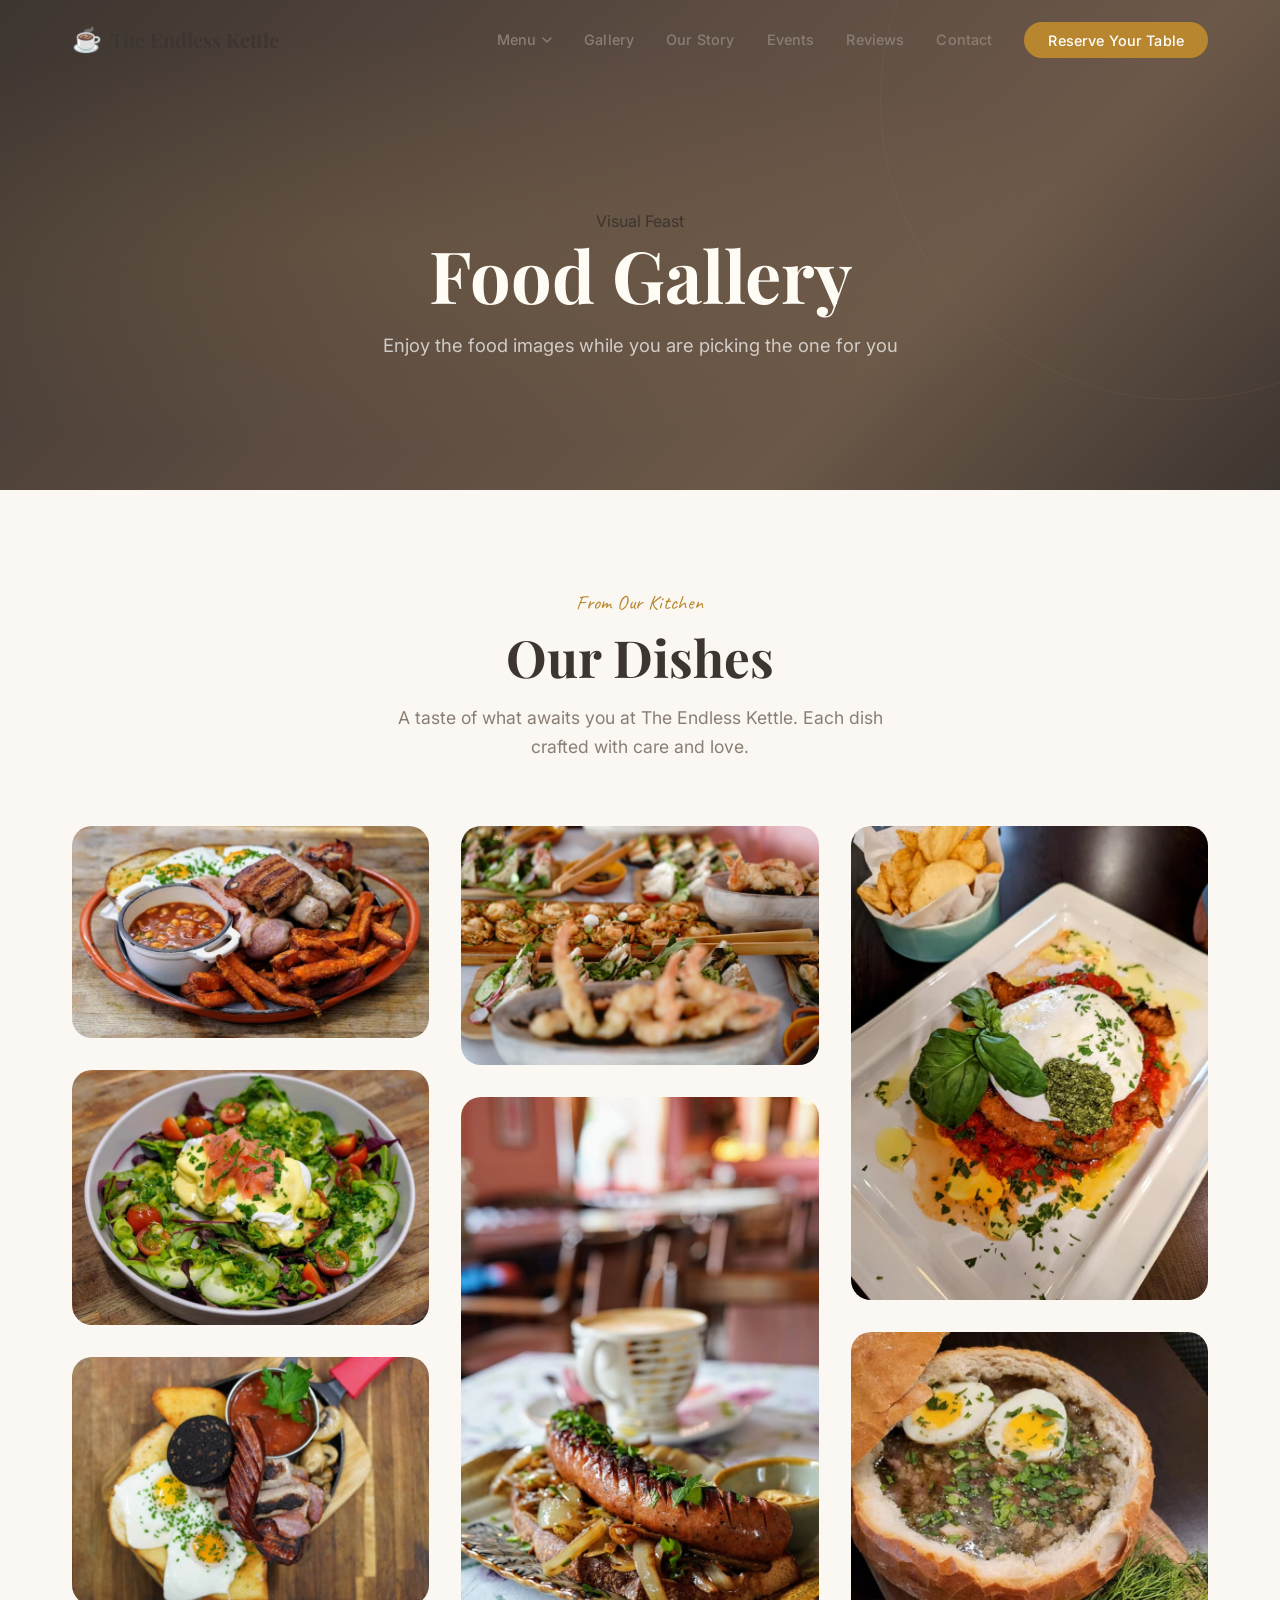
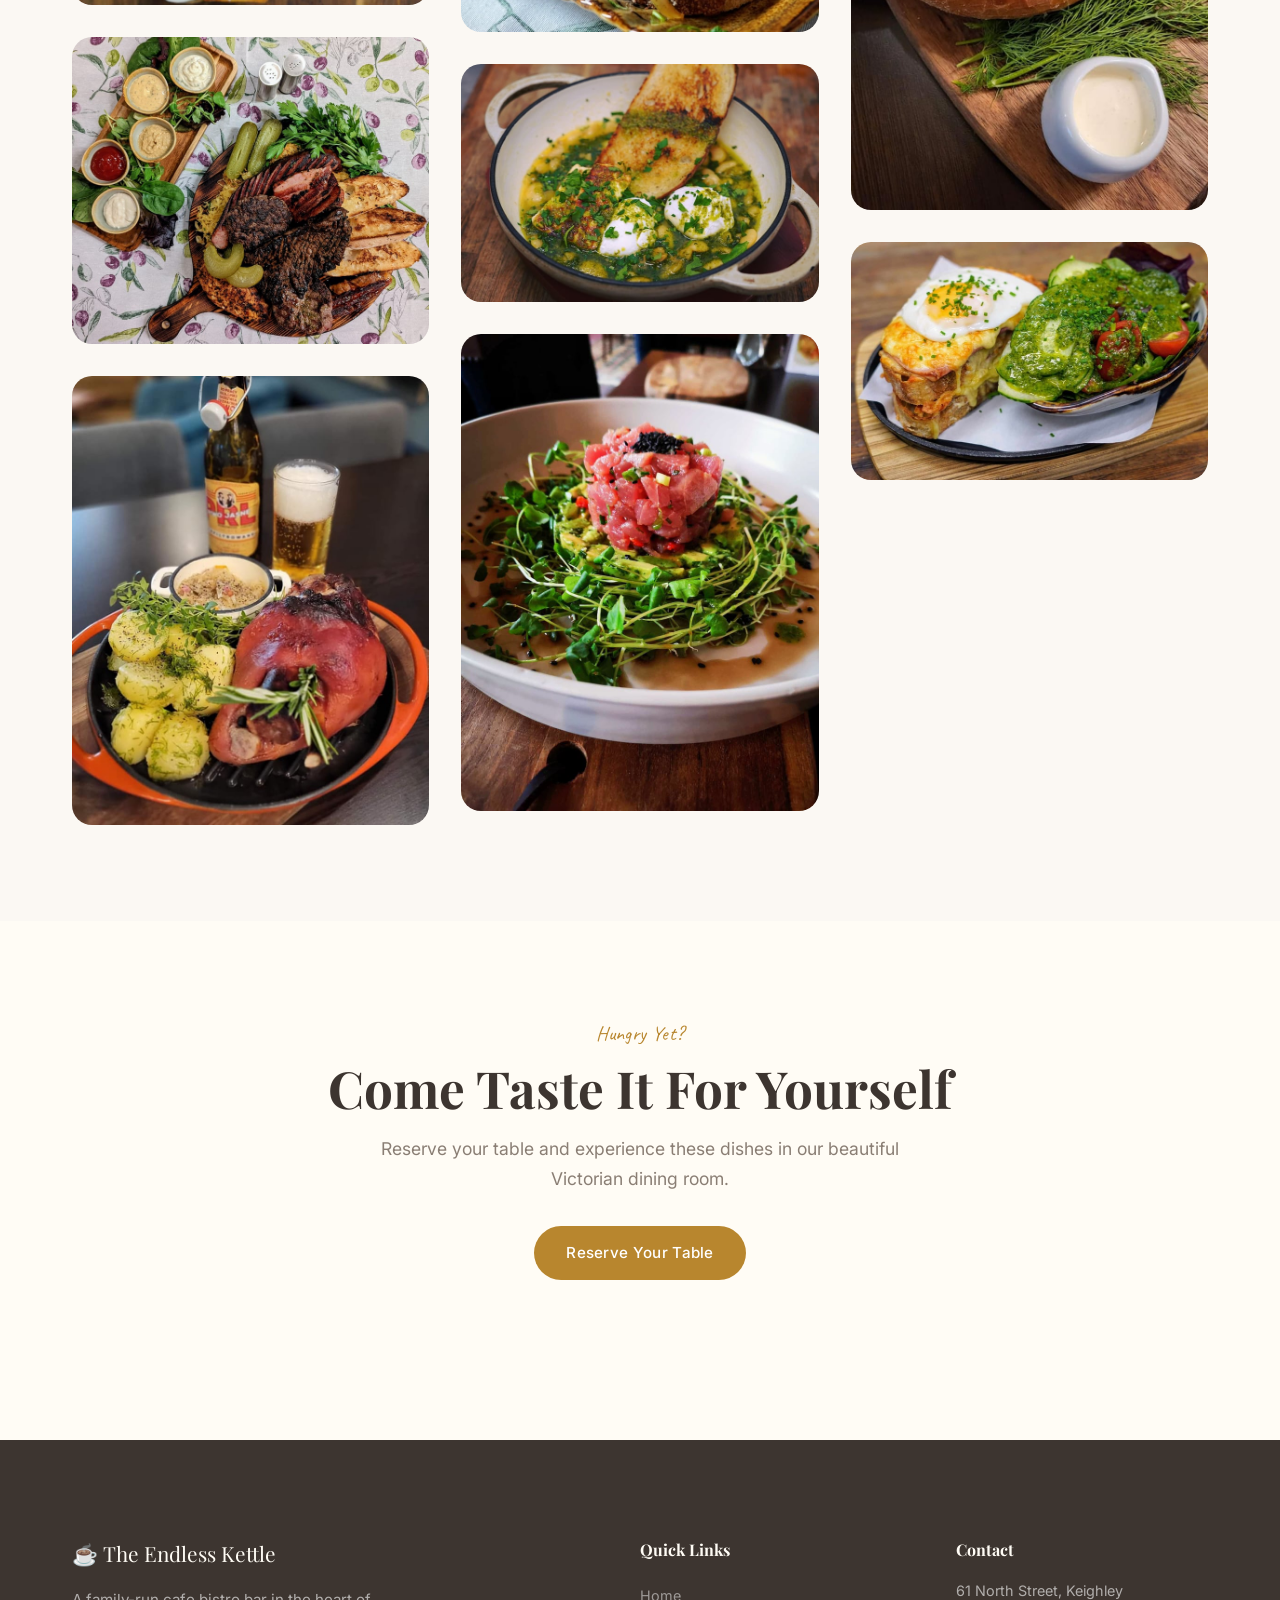
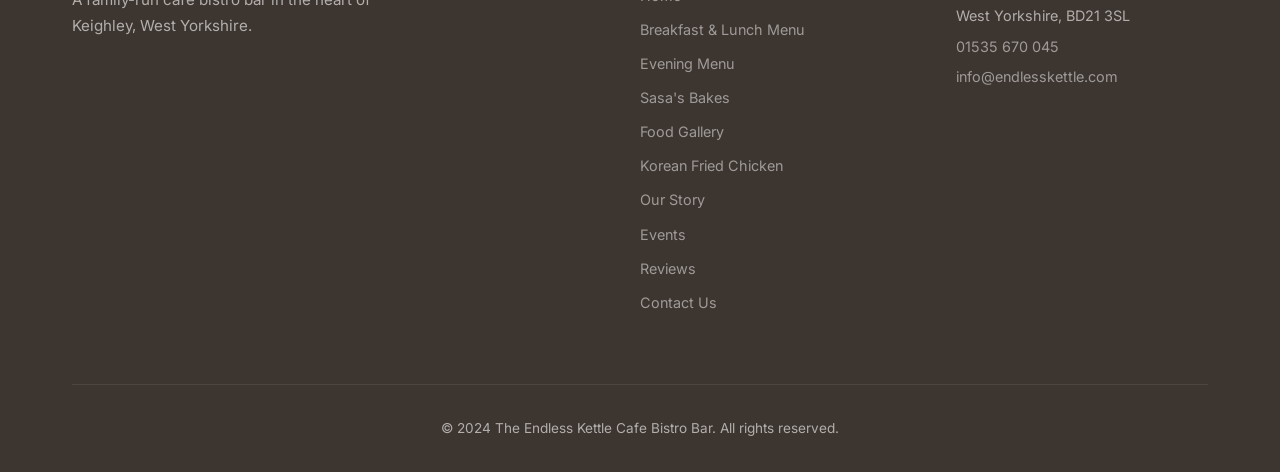
<file: gallery.html>
<!DOCTYPE html>
<html lang="en">
<head>
  <meta charset="UTF-8">
  <meta name="viewport" content="width=device-width, initial-scale=1.0">
  <title>Food Gallery | The Endless Kettle — Keighley, West Yorkshire</title>
  <meta name="description" content="Browse our food gallery at The Endless Kettle. From rustic breakfasts to Korean fried chicken, see the dishes that make us a Keighley favourite.">
  <link rel="preconnect" href="https://fonts.googleapis.com">
  <link rel="preconnect" href="https://fonts.gstatic.com" crossorigin>
  <link href="https://fonts.googleapis.com/css2?family=Playfair+Display:ital,wght@0,400;0,600;0,700;1,400&family=Inter:wght@300;400;500;600&family=Caveat:wght@400;600&display=swap" rel="stylesheet">
  <link rel="stylesheet" href="styles.css?v=6">
</head>
<body>

  <!-- ════════════════════════════════════════ -->
  <!-- NAVIGATION                              -->
  <!-- ════════════════════════════════════════ -->
  <nav class="nav nav--scrolled" id="nav">
    <div class="nav__inner">
      <a href="index.html" class="nav__logo">
        <span class="nav__logo-icon">&#9749;</span>
        <span class="nav__logo-text">The Endless Kettle</span>
      </a>
      <button class="nav__toggle" id="navToggle" aria-label="Toggle menu">
        <span></span><span></span><span></span>
      </button>
            <ul class="nav__links" id="navLinks">
        <li class="nav__dropdown">
          <a href="#" class="nav__dropdown-toggle">Menu <svg class="nav__chevron" width="10" height="6" viewBox="0 0 10 6" fill="none"><path d="M1 1l4 4 4-4" stroke="currentColor" stroke-width="1.5" stroke-linecap="round" stroke-linejoin="round"/></svg></a>
          <ul class="nav__dropdown-menu">
            <li><a href="breakfast-and-lunch-menu.html">Breakfast &amp; Lunch</a></li>
            <li><a href="evening-menu.html">Evening Menu</a></li>
            <li><a href="korean-fried-chicken.html">Korean Fried Chicken</a></li>
            <li><a href="sasas-bakes.html">Sasa's Bakes</a></li>
          </ul>
        </li>
        <li><a href="gallery.html">Gallery</a></li>
        <li><a href="the-brand.html">Our Story</a></li>
        <li><a href="events.html">Events</a></li>
        <li><a href="reviews.html">Reviews</a></li>
        <li><a href="contact.html">Contact</a></li>
        <li><a href="https://reservation.carbonaraapp.com/United-Kingdom/Keighley/The-Endless-Kettle" class="nav__cta" target="_blank" rel="noopener">Reserve Your Table</a></li>
      </ul>
    </div>
  </nav>

  <!-- ════════════════════════════════════════ -->
  <!-- PAGE HERO                               -->
  <!-- ════════════════════════════════════════ -->
  <header class="page-hero">
    <div class="page-hero__overlay"></div>
    <div class="page-hero__content">
      <span class="page-hero__tag">Visual Feast</span>
      <h1 class="page-hero__title">Food Gallery</h1>
      <p class="page-hero__subtitle">Enjoy the food images while you are picking the one for you</p>
    </div>
  </header>

  <!-- ════════════════════════════════════════ -->
  <!-- GALLERY GRID                            -->
  <!-- ════════════════════════════════════════ -->
  <section class="section" id="gallery">
    <div class="container">
      <div class="section__header" data-reveal>
        <span class="section__label">From Our Kitchen</span>
        <h2 class="section__title">Our Dishes</h2>
        <p class="section__desc">A taste of what awaits you at The Endless Kettle. Each dish crafted with care and love.</p>
      </div>

      <div class="gallery__grid">
        <div class="gallery__item" data-reveal>
          <img src="images/gallery-1.jpg" alt="Rustic Breakfast" loading="lazy">
        </div>
        <div class="gallery__item gallery__item--tall" data-reveal>
          <img src="images/gallery-2.jpg" alt="Korean Fried Chicken" loading="lazy">
        </div>
        <div class="gallery__item" data-reveal>
          <img src="images/gallery-3.jpg" alt="Dutch Baby" loading="lazy">
        </div>
        <div class="gallery__item gallery__item--tall" data-reveal>
          <img src="images/gallery-4.jpg" alt="Croque Madame" loading="lazy">
        </div>
        <div class="gallery__item" data-reveal>
          <img src="images/gallery-5.jpg" alt="Turkish Eggs" loading="lazy">
        </div>
        <div class="gallery__item" data-reveal>
          <img src="images/gallery-6.jpg" alt="Buldak" loading="lazy">
        </div>
        <div class="gallery__item gallery__item--tall" data-reveal>
          <img src="images/gallery-7.jpg" alt="Cheesecake" loading="lazy">
        </div>
        <div class="gallery__item" data-reveal>
          <img src="images/gallery-8.jpg" alt="Polish Pastries" loading="lazy">
        </div>
        <div class="gallery__item" data-reveal>
          <img src="images/gallery-9.jpg" alt="Tempura Prawns" loading="lazy">
        </div>
        <div class="gallery__item gallery__item--tall" data-reveal>
          <img src="images/gallery-10.jpg" alt="KC Burger" loading="lazy">
        </div>
        <div class="gallery__item" data-reveal>
          <img src="images/gallery-11.jpg" alt="Granola Bowl" loading="lazy">
        </div>
        <div class="gallery__item" data-reveal>
          <img src="images/gallery-12.jpg" alt="Miso Butter Beans" loading="lazy">
        </div>
      </div>
    </div>
  </section>

  <!-- ════════════════════════════════════════ -->
  <!-- CTA                                     -->
  <!-- ════════════════════════════════════════ -->
  <section class="section cta-section" id="reserve">
    <div class="container">
      <div class="section__header" data-reveal>
        <span class="section__label">Hungry Yet?</span>
        <h2 class="section__title">Come Taste It For Yourself</h2>
        <p class="section__desc">Reserve your table and experience these dishes in our beautiful Victorian dining room.</p>
        <div style="margin-top: var(--space-md);">
          <a href="https://reservation.carbonaraapp.com/United-Kingdom/Keighley/The-Endless-Kettle" class="btn btn--primary" target="_blank" rel="noopener">Reserve Your Table</a>
        </div>
      </div>
    </div>
  </section>

  <!-- ════════════════════════════════════════ -->
  <!-- FOOTER                                  -->
  <!-- ════════════════════════════════════════ -->
  <footer class="footer">
    <div class="container">
      <div class="footer__grid">
        <div class="footer__brand">
          <span class="footer__logo">&#9749; The Endless Kettle</span>
          <p>A family-run cafe bistro bar in the heart of Keighley, West Yorkshire.</p>
        </div>
        <div class="footer__links">
          <h4>Quick Links</h4>
          <a href="index.html">Home</a>
          <a href="breakfast-and-lunch-menu.html">Breakfast &amp; Lunch Menu</a>
          <a href="evening-menu.html">Evening Menu</a>
          <a href="sasas-bakes.html">Sasa's Bakes</a>
          <a href="gallery.html">Food Gallery</a>
          <a href="korean-fried-chicken.html">Korean Fried Chicken</a>
          <a href="the-brand.html">Our Story</a>
          <a href="events.html">Events</a>
          <a href="reviews.html">Reviews</a>
          <a href="contact.html">Contact Us</a>
        </div>
        <div class="footer__contact">
          <h4>Contact</h4>
          <p>61 North Street, Keighley<br>West Yorkshire, BD21 3SL</p>
          <p><a href="tel:01535670045">01535 670 045</a></p>
          <p><a href="mailto:info@endlesskettle.com">info@endlesskettle.com</a></p>
        </div>
      </div>
      <div class="footer__bottom">
        <p>&copy; 2024 The Endless Kettle Cafe Bistro Bar. All rights reserved.</p>
      </div>
    </div>
  </footer>

  <script src="script.js?v=6"></script>
</body>
</html>
</file>
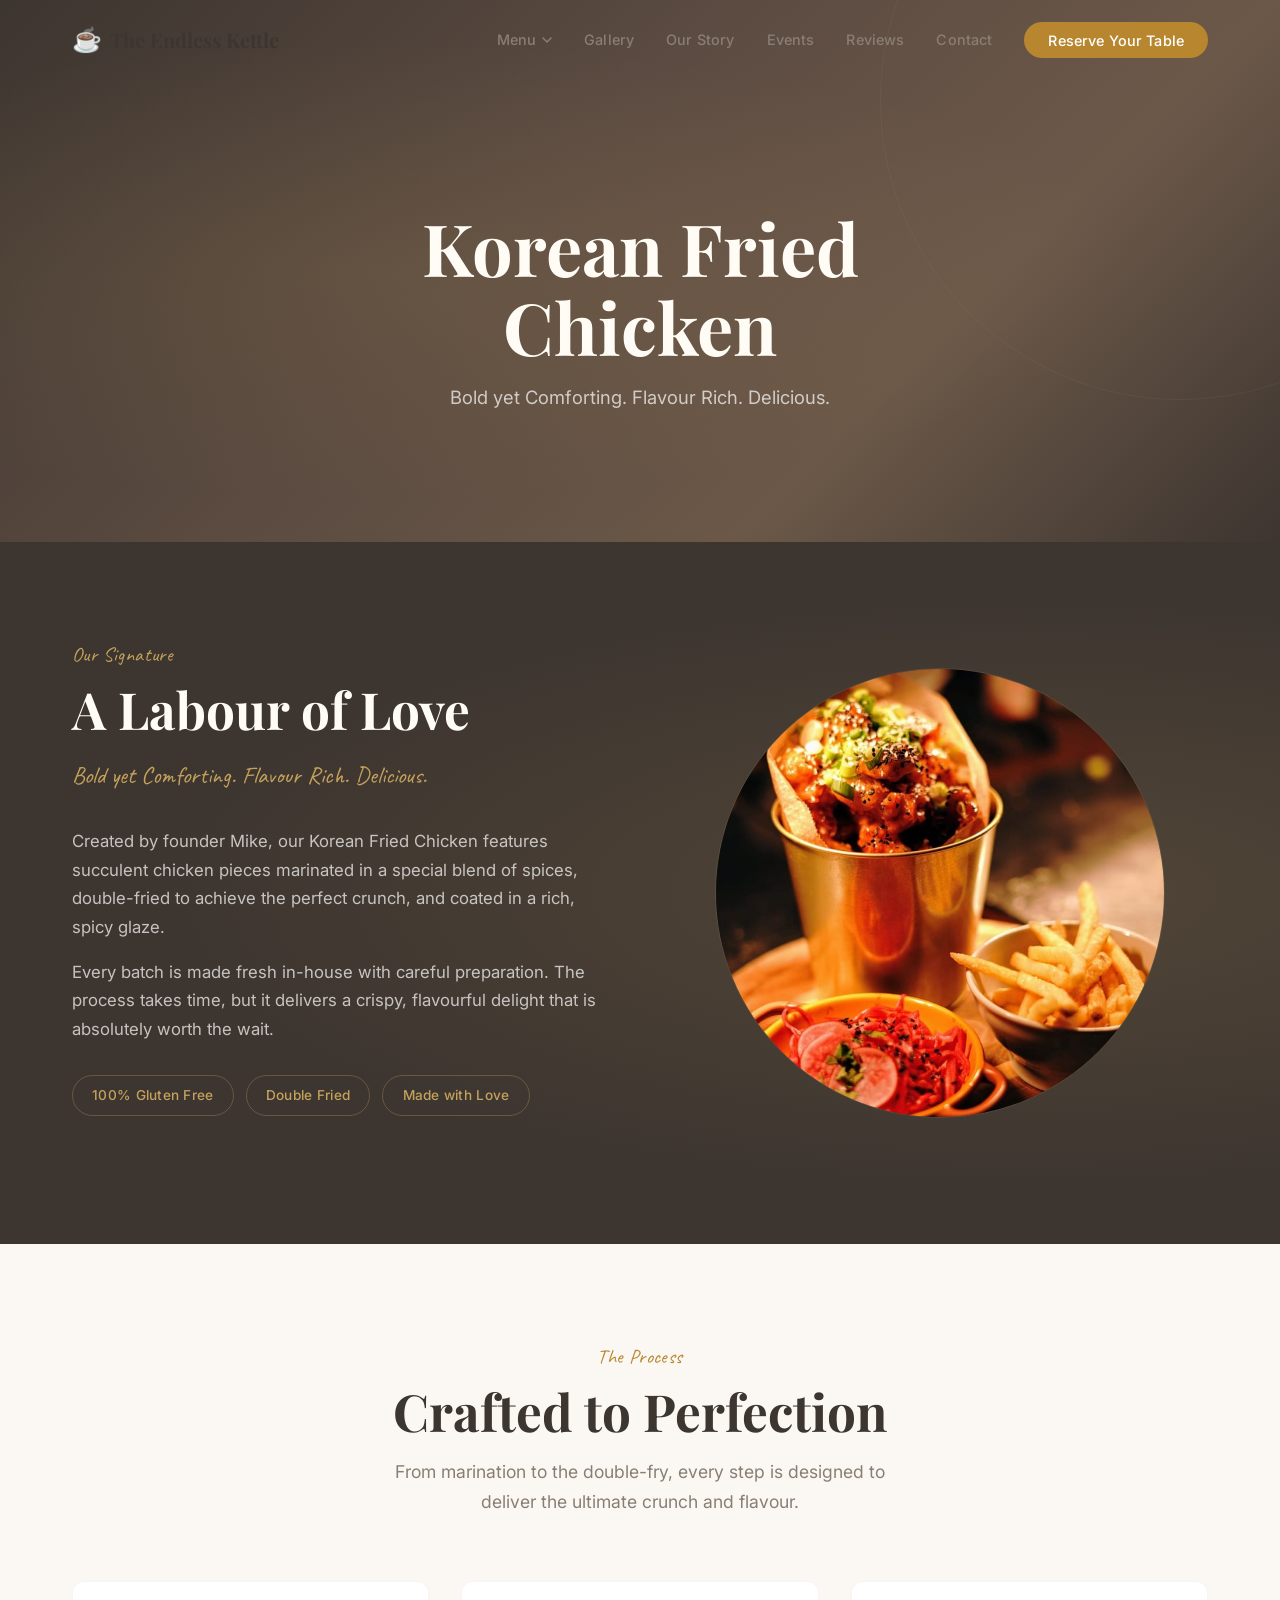
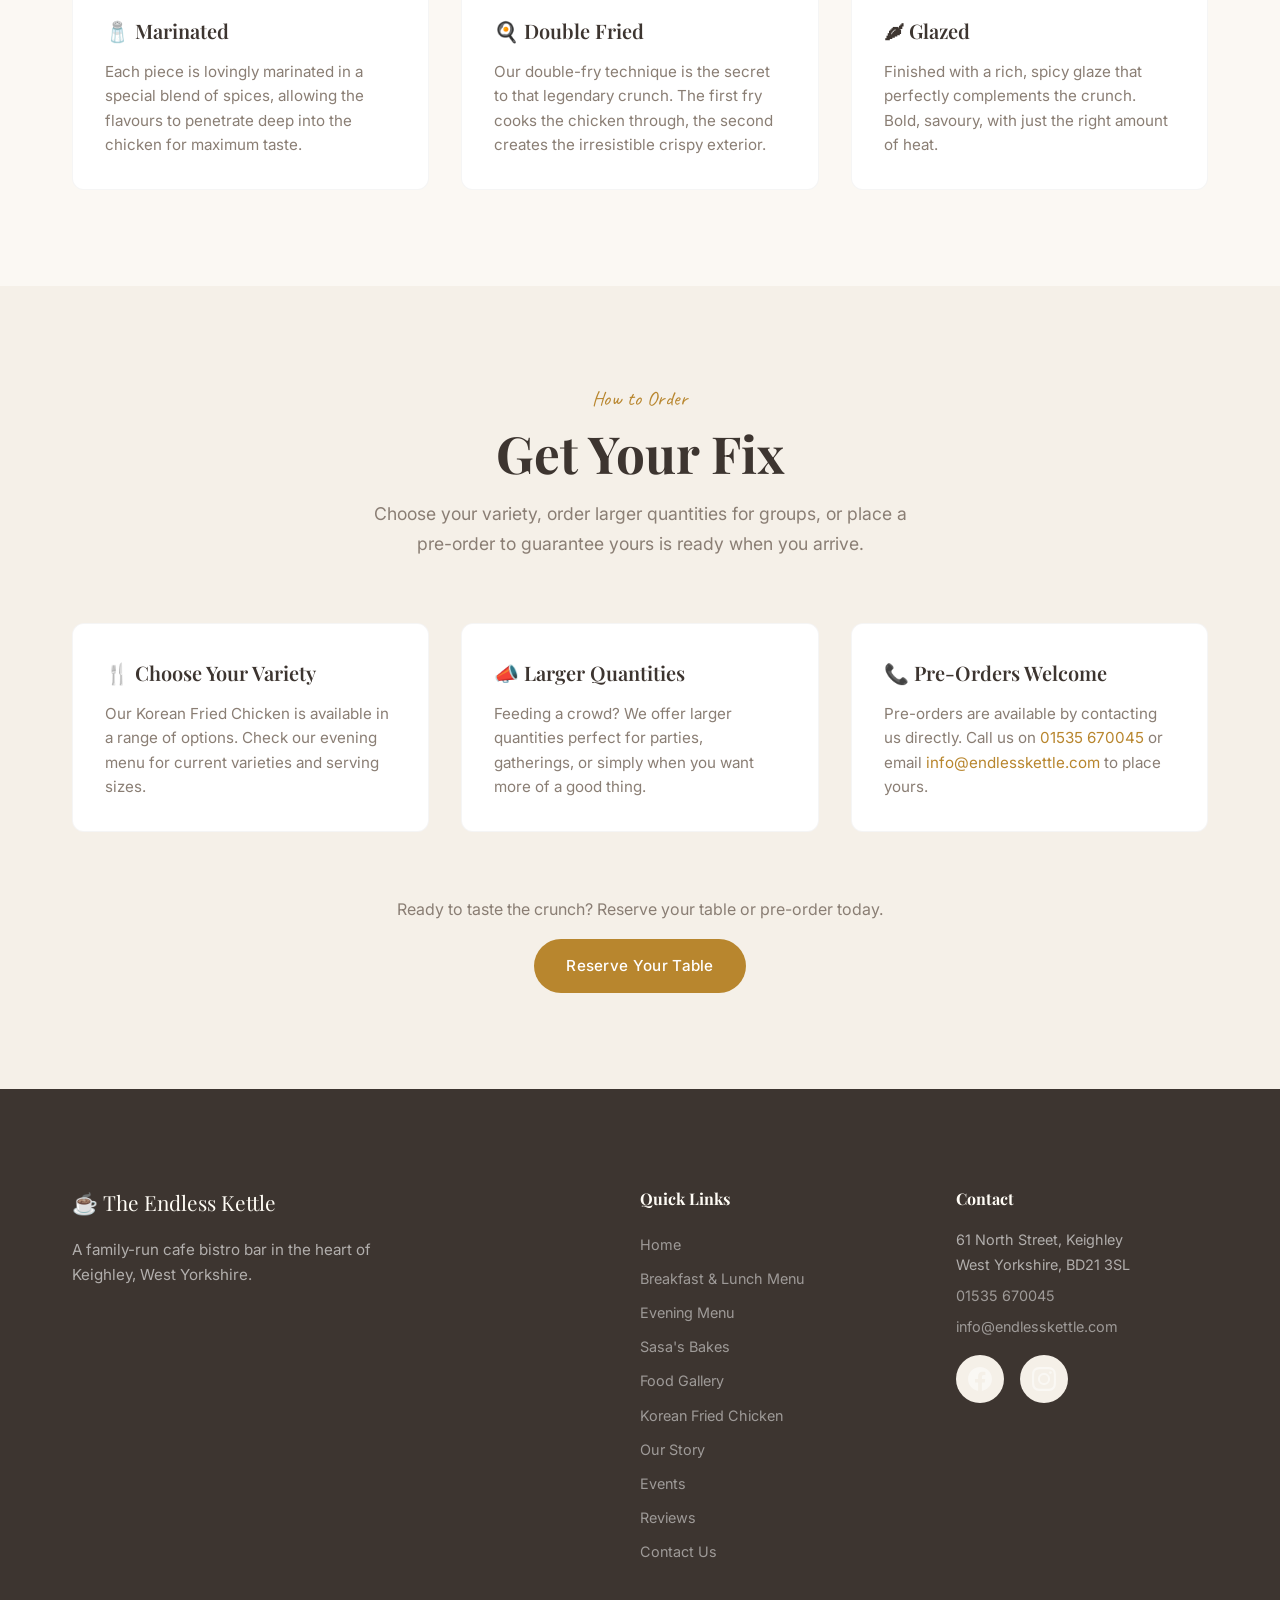
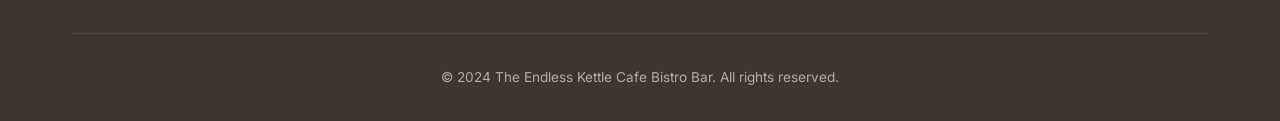
<file: korean-fried-chicken.html>
<!DOCTYPE html>
<html lang="en">
<head>
  <meta charset="UTF-8">
  <meta name="viewport" content="width=device-width, initial-scale=1.0">
  <title>Korean Fried Chicken | The Endless Kettle — Keighley, West Yorkshire</title>
  <meta name="description" content="Our signature Korean Fried Chicken — succulent, double-fried, 100% gluten free. Marinated in a special blend of spices and coated in a rich spicy glaze. Made fresh in-house at The Endless Kettle.">
  <link rel="preconnect" href="https://fonts.googleapis.com">
  <link rel="preconnect" href="https://fonts.gstatic.com" crossorigin>
  <link href="https://fonts.googleapis.com/css2?family=Playfair+Display:ital,wght@0,400;0,600;0,700;1,400&family=Inter:wght@300;400;500;600&family=Caveat:wght@400;600&display=swap" rel="stylesheet">
  <link rel="stylesheet" href="styles.css?v=6">
</head>
<body>

  <!-- ════════════════════════════════════════ -->
  <!-- NAVIGATION                              -->
  <!-- ════════════════════════════════════════ -->
  <nav class="nav nav--scrolled" id="nav">
    <div class="nav__inner">
      <a href="index.html" class="nav__logo">
        <span class="nav__logo-icon">&#9749;</span>
        <span class="nav__logo-text">The Endless Kettle</span>
      </a>
      <button class="nav__toggle" id="navToggle" aria-label="Toggle menu">
        <span></span><span></span><span></span>
      </button>
            <ul class="nav__links" id="navLinks">
        <li class="nav__dropdown">
          <a href="#" class="nav__dropdown-toggle">Menu <svg class="nav__chevron" width="10" height="6" viewBox="0 0 10 6" fill="none"><path d="M1 1l4 4 4-4" stroke="currentColor" stroke-width="1.5" stroke-linecap="round" stroke-linejoin="round"/></svg></a>
          <ul class="nav__dropdown-menu">
            <li><a href="breakfast-and-lunch-menu.html">Breakfast &amp; Lunch</a></li>
            <li><a href="evening-menu.html">Evening Menu</a></li>
            <li><a href="korean-fried-chicken.html">Korean Fried Chicken</a></li>
            <li><a href="sasas-bakes.html">Sasa's Bakes</a></li>
          </ul>
        </li>
        <li><a href="gallery.html">Gallery</a></li>
        <li><a href="the-brand.html">Our Story</a></li>
        <li><a href="events.html">Events</a></li>
        <li><a href="reviews.html">Reviews</a></li>
        <li><a href="contact.html">Contact</a></li>
        <li><a href="https://reservation.carbonaraapp.com/United-Kingdom/Keighley/The-Endless-Kettle" class="nav__cta" target="_blank" rel="noopener">Reserve Your Table</a></li>
      </ul>
    </div>
  </nav>

  <!-- ════════════════════════════════════════ -->
  <!-- PAGE HERO                               -->
  <!-- ════════════════════════════════════════ -->
  <header class="page-hero page-hero--dark">
    <div class="page-hero__overlay"></div>
    <div class="page-hero__content">
      <h1 class="page-hero__title">Korean Fried Chicken</h1>
      <p class="page-hero__subtitle">Bold yet Comforting. Flavour Rich. Delicious.</p>
    </div>
  </header>

  <!-- ════════════════════════════════════════ -->
  <!-- KFC MAIN SECTION                        -->
  <!-- ════════════════════════════════════════ -->
  <section class="section kfc" id="kfc-about">
    <div class="kfc__bg"></div>
    <div class="container">
      <div class="kfc__grid">
        <div class="kfc__text" data-reveal>
          <span class="section__label section__label--light">Our Signature</span>
          <h2 class="section__title section__title--light">A Labour of Love</h2>
          <p class="kfc__tagline">Bold yet Comforting. Flavour Rich. Delicious.</p>
          <p>Created by founder Mike, our Korean Fried Chicken features succulent chicken pieces marinated in a special blend of spices, double-fried to achieve the perfect crunch, and coated in a rich, spicy glaze.</p>
          <p>Every batch is made fresh in-house with careful preparation. The process takes time, but it delivers a crispy, flavourful delight that is absolutely worth the wait.</p>
          <div class="kfc__badges">
            <span class="kfc__badge">100% Gluten Free</span>
            <span class="kfc__badge">Double Fried</span>
            <span class="kfc__badge">Made with Love</span>
          </div>
        </div>
        <div class="kfc__visual" data-reveal>
          <img src="images/kfc-1.jpg" alt="Korean Fried Chicken at The Endless Kettle" loading="lazy" class="kfc__img">
        </div>
      </div>
    </div>
  </section>

  <!-- ════════════════════════════════════════ -->
  <!-- THE PROCESS                             -->
  <!-- ════════════════════════════════════════ -->
  <section class="section" id="kfc-process">
    <div class="container">
      <div class="section__header" data-reveal>
        <span class="section__label">The Process</span>
        <h2 class="section__title">Crafted to Perfection</h2>
        <p class="section__desc">From marination to the double-fry, every step is designed to deliver the ultimate crunch and flavour.</p>
      </div>
      <div class="menu__grid">
        <div class="menu__card" data-reveal>
          <div class="menu__card-header">
            <h3>&#129474; Marinated</h3>
          </div>
          <p>Each piece is lovingly marinated in a special blend of spices, allowing the flavours to penetrate deep into the chicken for maximum taste.</p>
        </div>
        <div class="menu__card" data-reveal>
          <div class="menu__card-header">
            <h3>&#127859; Double Fried</h3>
          </div>
          <p>Our double-fry technique is the secret to that legendary crunch. The first fry cooks the chicken through, the second creates the irresistible crispy exterior.</p>
        </div>
        <div class="menu__card" data-reveal>
          <div class="menu__card-header">
            <h3>&#127798; Glazed</h3>
          </div>
          <p>Finished with a rich, spicy glaze that perfectly complements the crunch. Bold, savoury, with just the right amount of heat.</p>
        </div>
      </div>
    </div>
  </section>

  <!-- ════════════════════════════════════════ -->
  <!-- ORDERING                                -->
  <!-- ════════════════════════════════════════ -->
  <section class="section" id="kfc-order" style="background: var(--clr-bg-alt);">
    <div class="container">
      <div class="section__header" data-reveal>
        <span class="section__label">How to Order</span>
        <h2 class="section__title">Get Your Fix</h2>
        <p class="section__desc">Choose your variety, order larger quantities for groups, or place a pre-order to guarantee yours is ready when you arrive.</p>
      </div>
      <div class="menu__grid">
        <div class="menu__card" data-reveal>
          <div class="menu__card-header">
            <h3>&#127860; Choose Your Variety</h3>
          </div>
          <p>Our Korean Fried Chicken is available in a range of options. Check our evening menu for current varieties and serving sizes.</p>
        </div>
        <div class="menu__card" data-reveal>
          <div class="menu__card-header">
            <h3>&#128227; Larger Quantities</h3>
          </div>
          <p>Feeding a crowd? We offer larger quantities perfect for parties, gatherings, or simply when you want more of a good thing.</p>
        </div>
        <div class="menu__card" data-reveal>
          <div class="menu__card-header">
            <h3>&#128222; Pre-Orders Welcome</h3>
          </div>
          <p>Pre-orders are available by contacting us directly. Call us on <a href="tel:01535670045">01535 670045</a> or email <a href="mailto:info@endlesskettle.com">info@endlesskettle.com</a> to place yours.</p>
        </div>
      </div>
      <div class="events__info" data-reveal style="margin-top: var(--space-lg);">
        <p>Ready to taste the crunch? Reserve your table or pre-order today.</p>
        <a href="https://reservation.carbonaraapp.com/United-Kingdom/Keighley/The-Endless-Kettle" class="btn btn--primary" target="_blank" rel="noopener">Reserve Your Table</a>
      </div>
    </div>
  </section>

  <!-- ════════════════════════════════════════ -->
  <!-- FOOTER                                  -->
  <!-- ════════════════════════════════════════ -->
  <footer class="footer">
    <div class="container">
      <div class="footer__grid">
        <div class="footer__brand">
          <span class="footer__logo">&#9749; The Endless Kettle</span>
          <p>A family-run cafe bistro bar in the heart of Keighley, West Yorkshire.</p>
        </div>
        <div class="footer__links">
          <h4>Quick Links</h4>
          <a href="index.html">Home</a>
          <a href="breakfast-and-lunch-menu.html">Breakfast &amp; Lunch Menu</a>
          <a href="evening-menu.html">Evening Menu</a>
          <a href="sasas-bakes.html">Sasa's Bakes</a>
          <a href="gallery.html">Food Gallery</a>
          <a href="korean-fried-chicken.html">Korean Fried Chicken</a>
          <a href="the-brand.html">Our Story</a>
          <a href="events.html">Events</a>
          <a href="reviews.html">Reviews</a>
          <a href="contact.html">Contact Us</a>
        </div>
        <div class="footer__contact">
          <h4>Contact</h4>
          <p>61 North Street, Keighley<br>West Yorkshire, BD21 3SL</p>
          <p><a href="tel:01535670045">01535 670045</a></p>
          <p><a href="mailto:info@endlesskettle.com">info@endlesskettle.com</a></p>
          <div class="contact__socials" style="margin-top: var(--space-sm);">
            <a href="https://www.facebook.com/endlesskettle/" target="_blank" rel="noopener" class="contact__social" aria-label="Facebook">
              <svg width="24" height="24" viewBox="0 0 24 24" fill="currentColor"><path d="M24 12.073c0-6.627-5.373-12-12-12s-12 5.373-12 12c0 5.99 4.388 10.954 10.125 11.854v-8.385H7.078v-3.47h3.047V9.43c0-3.007 1.792-4.669 4.533-4.669 1.312 0 2.686.235 2.686.235v2.953H15.83c-1.491 0-1.956.925-1.956 1.874v2.25h3.328l-.532 3.47h-2.796v8.385C19.612 23.027 24 18.062 24 12.073z"/></svg>
            </a>
            <a href="https://www.instagram.com/theendlesskettle/" target="_blank" rel="noopener" class="contact__social" aria-label="Instagram">
              <svg width="24" height="24" viewBox="0 0 24 24" fill="currentColor"><path d="M12 2.163c3.204 0 3.584.012 4.85.07 3.252.148 4.771 1.691 4.919 4.919.058 1.265.069 1.645.069 4.849 0 3.205-.012 3.584-.069 4.849-.149 3.225-1.664 4.771-4.919 4.919-1.266.058-1.644.07-4.85.07-3.204 0-3.584-.012-4.849-.07-3.26-.149-4.771-1.699-4.919-4.92-.058-1.265-.07-1.644-.07-4.849 0-3.204.013-3.583.07-4.849.149-3.227 1.664-4.771 4.919-4.919 1.266-.057 1.645-.069 4.849-.069zM12 0C8.741 0 8.333.014 7.053.072 2.695.272.273 2.69.073 7.052.014 8.333 0 8.741 0 12c0 3.259.014 3.668.072 4.948.2 4.358 2.618 6.78 6.98 6.98C8.333 23.986 8.741 24 12 24c3.259 0 3.668-.014 4.948-.072 4.354-.2 6.782-2.618 6.979-6.98.059-1.28.073-1.689.073-4.948 0-3.259-.014-3.667-.072-4.947-.196-4.354-2.617-6.78-6.979-6.98C15.668.014 15.259 0 12 0zm0 5.838a6.162 6.162 0 100 12.324 6.162 6.162 0 000-12.324zM12 16a4 4 0 110-8 4 4 0 010 8zm6.406-11.845a1.44 1.44 0 100 2.881 1.44 1.44 0 000-2.881z"/></svg>
            </a>
          </div>
        </div>
      </div>
      <div class="footer__bottom">
        <p>&copy; 2024 The Endless Kettle Cafe Bistro Bar. All rights reserved.</p>
      </div>
    </div>
  </footer>

  <script src="script.js?v=6"></script>
</body>
</html>
</file>
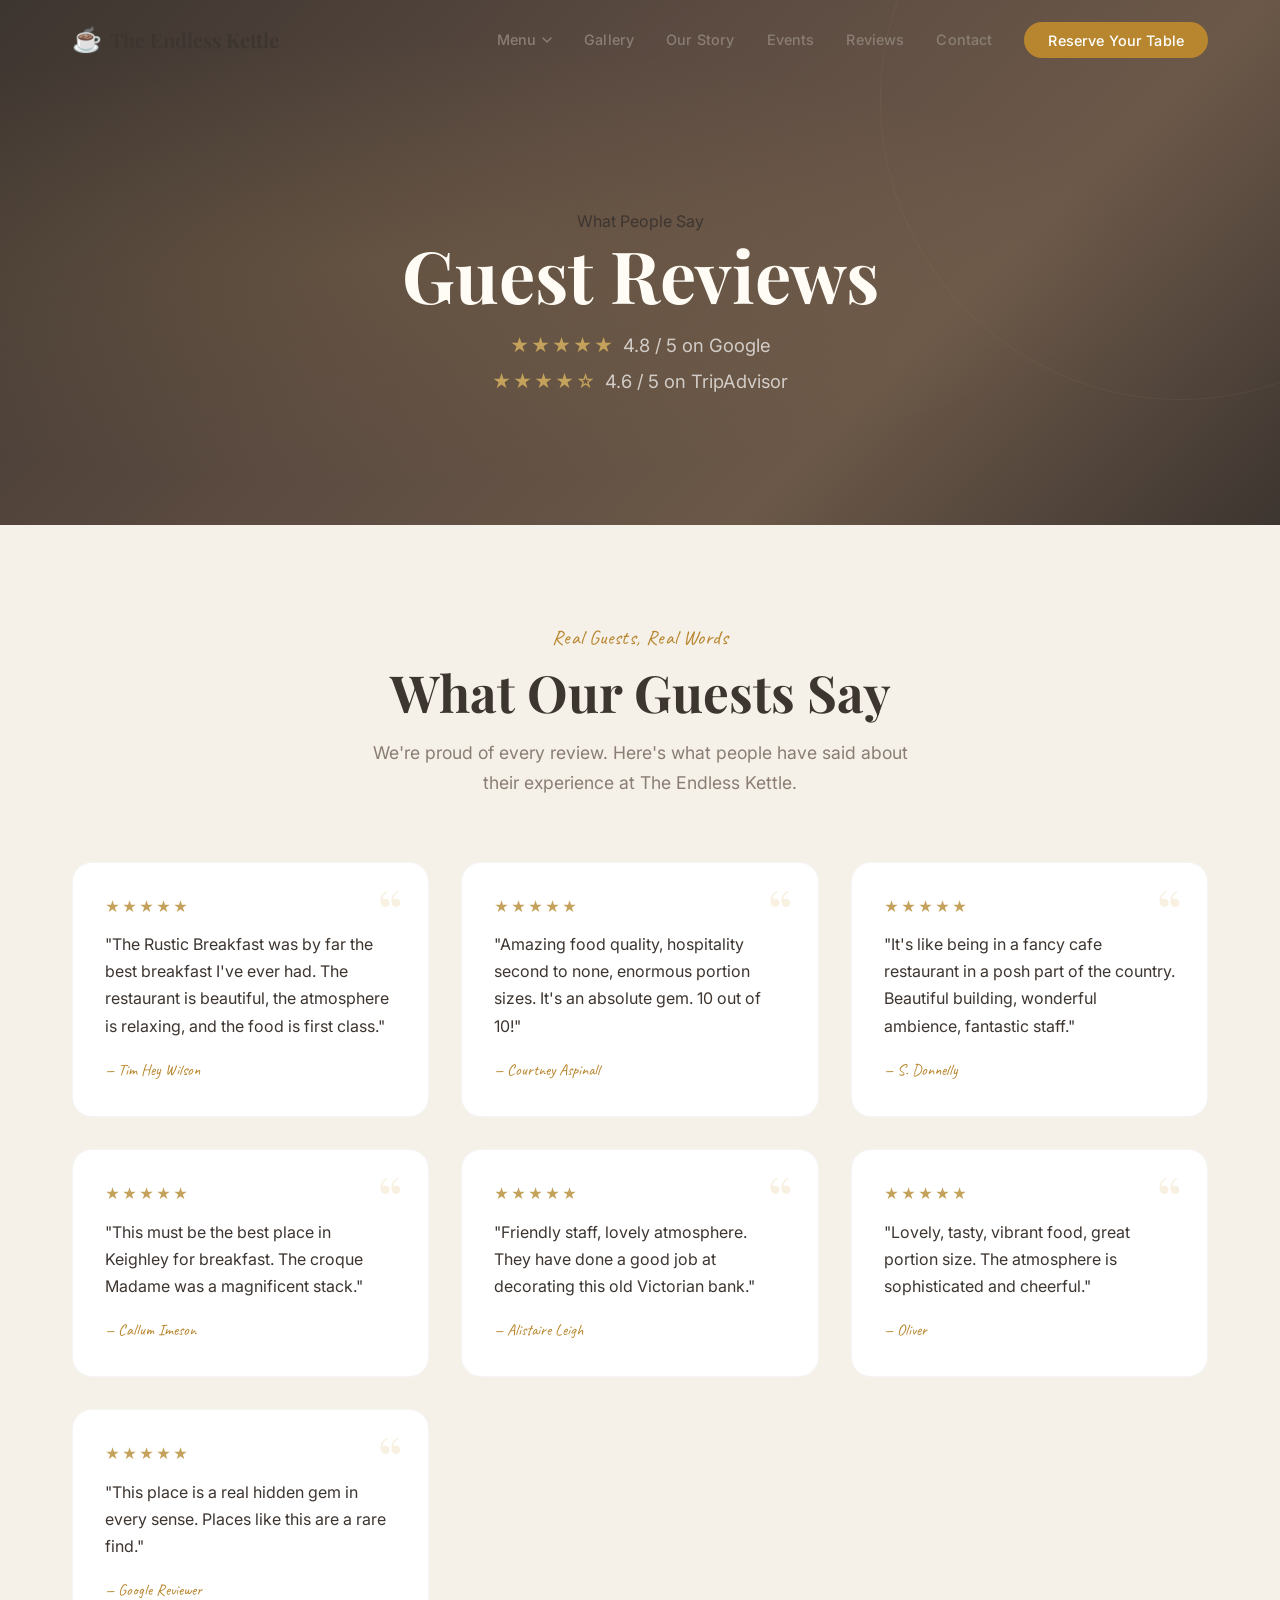
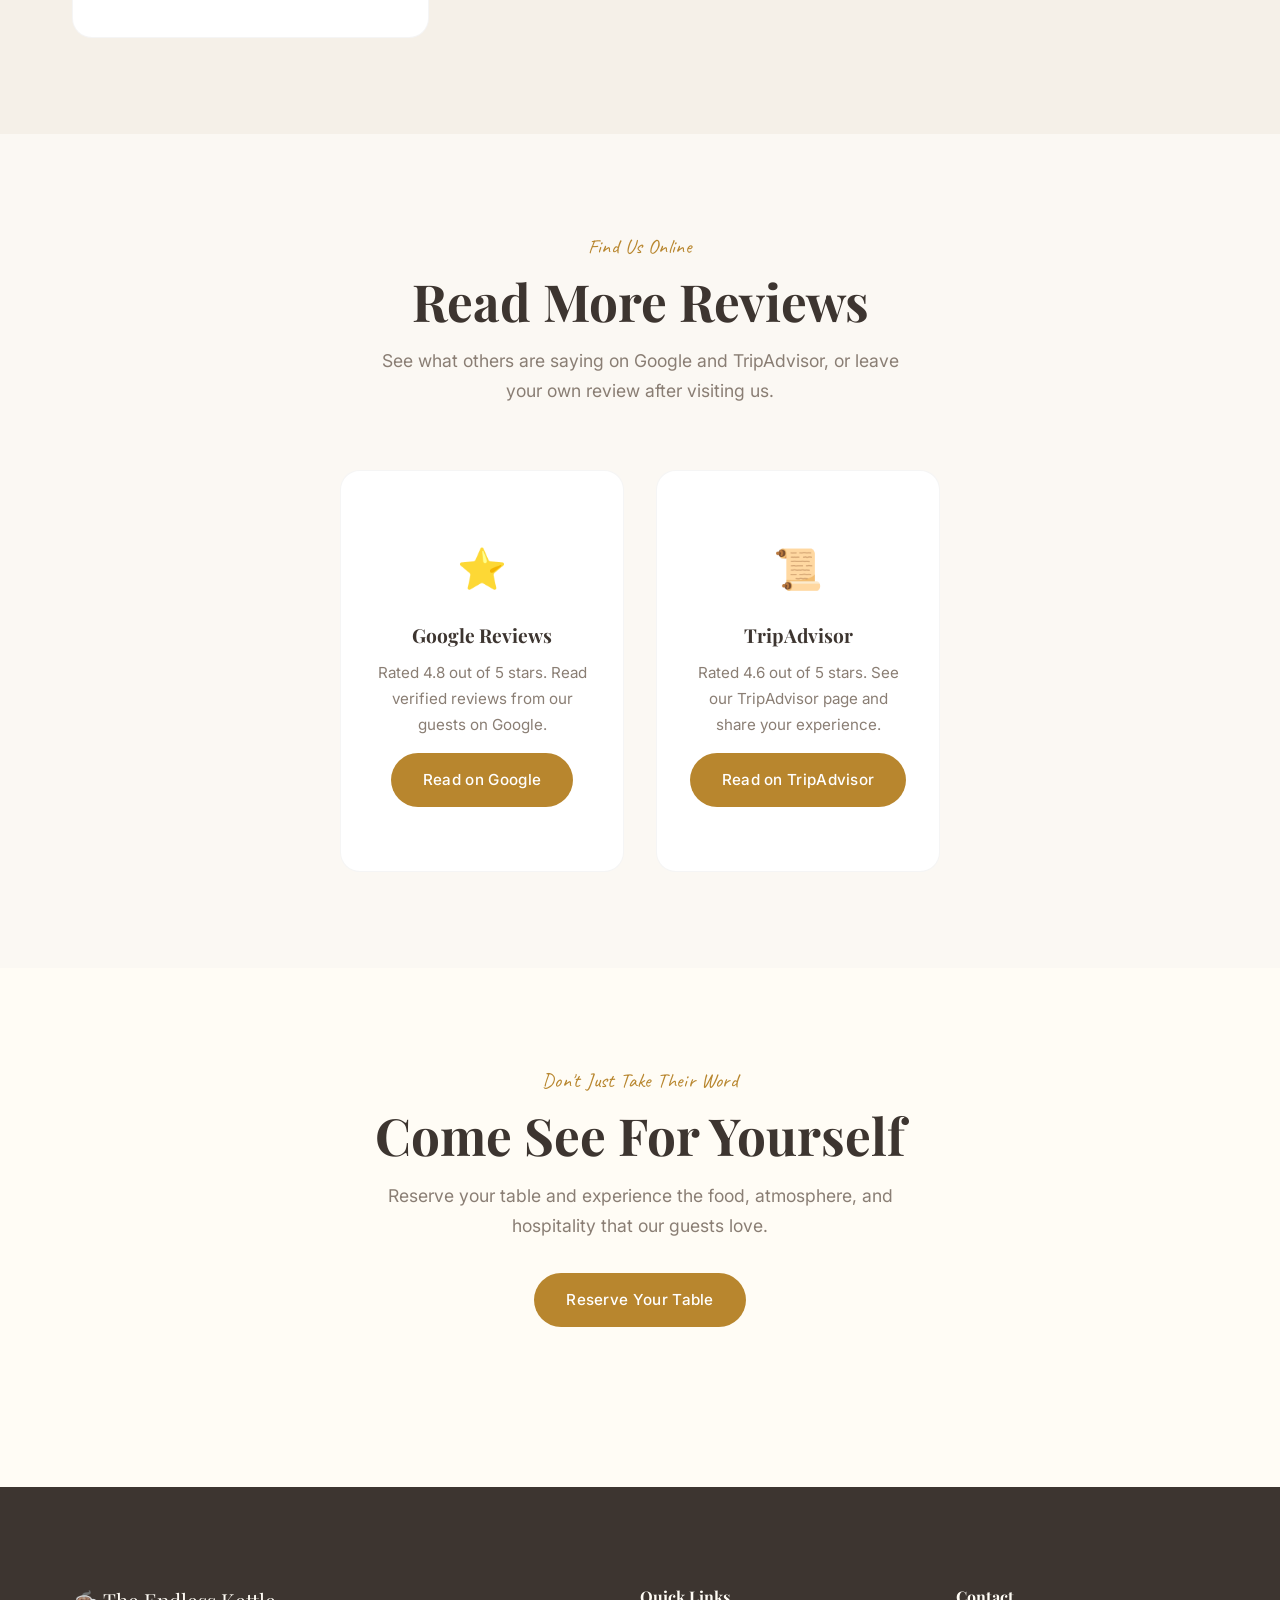
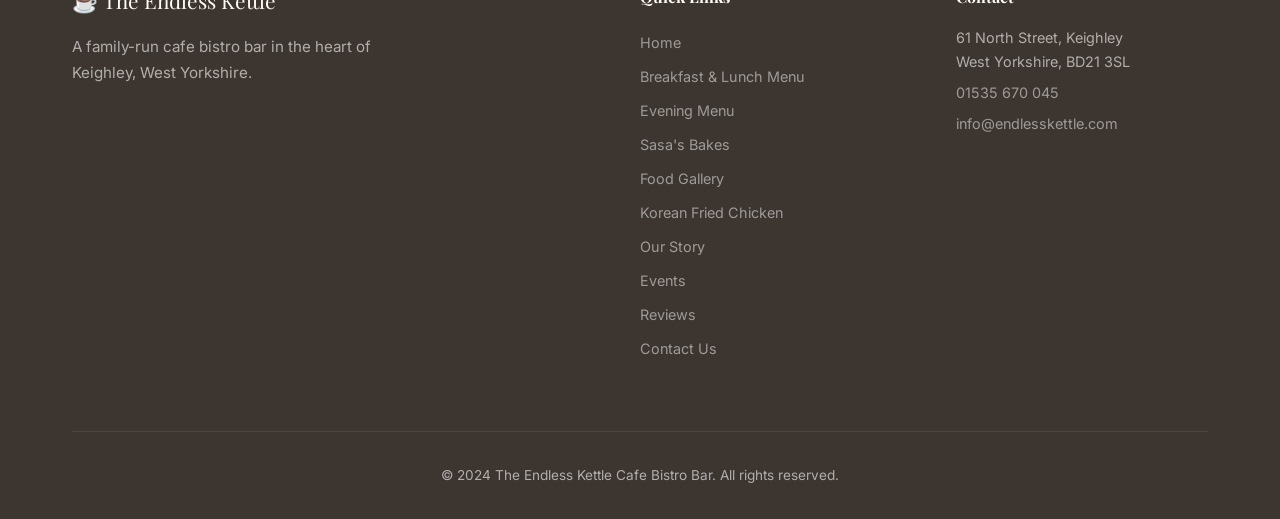
<file: reviews.html>
<!DOCTYPE html>
<html lang="en">
<head>
  <meta charset="UTF-8">
  <meta name="viewport" content="width=device-width, initial-scale=1.0">
  <title>Guest Reviews | The Endless Kettle — Keighley, West Yorkshire</title>
  <meta name="description" content="Read what our guests say about The Endless Kettle. Rated 4.8/5 on Google and 4.6/5 on TripAdvisor. Keighley's favourite cafe bistro bar.">
  <link rel="preconnect" href="https://fonts.googleapis.com">
  <link rel="preconnect" href="https://fonts.gstatic.com" crossorigin>
  <link href="https://fonts.googleapis.com/css2?family=Playfair+Display:ital,wght@0,400;0,600;0,700;1,400&family=Inter:wght@300;400;500;600&family=Caveat:wght@400;600&display=swap" rel="stylesheet">
  <link rel="stylesheet" href="styles.css?v=6">
</head>
<body>

  <!-- ════════════════════════════════════════ -->
  <!-- NAVIGATION                              -->
  <!-- ════════════════════════════════════════ -->
  <nav class="nav nav--scrolled" id="nav">
    <div class="nav__inner">
      <a href="index.html" class="nav__logo">
        <span class="nav__logo-icon">&#9749;</span>
        <span class="nav__logo-text">The Endless Kettle</span>
      </a>
      <button class="nav__toggle" id="navToggle" aria-label="Toggle menu">
        <span></span><span></span><span></span>
      </button>
            <ul class="nav__links" id="navLinks">
        <li class="nav__dropdown">
          <a href="#" class="nav__dropdown-toggle">Menu <svg class="nav__chevron" width="10" height="6" viewBox="0 0 10 6" fill="none"><path d="M1 1l4 4 4-4" stroke="currentColor" stroke-width="1.5" stroke-linecap="round" stroke-linejoin="round"/></svg></a>
          <ul class="nav__dropdown-menu">
            <li><a href="breakfast-and-lunch-menu.html">Breakfast &amp; Lunch</a></li>
            <li><a href="evening-menu.html">Evening Menu</a></li>
            <li><a href="korean-fried-chicken.html">Korean Fried Chicken</a></li>
            <li><a href="sasas-bakes.html">Sasa's Bakes</a></li>
          </ul>
        </li>
        <li><a href="gallery.html">Gallery</a></li>
        <li><a href="the-brand.html">Our Story</a></li>
        <li><a href="events.html">Events</a></li>
        <li><a href="reviews.html">Reviews</a></li>
        <li><a href="contact.html">Contact</a></li>
        <li><a href="https://reservation.carbonaraapp.com/United-Kingdom/Keighley/The-Endless-Kettle" class="nav__cta" target="_blank" rel="noopener">Reserve Your Table</a></li>
      </ul>
    </div>
  </nav>

  <!-- ════════════════════════════════════════ -->
  <!-- PAGE HERO                               -->
  <!-- ════════════════════════════════════════ -->
  <header class="page-hero">
    <div class="page-hero__overlay"></div>
    <div class="page-hero__content">
      <span class="page-hero__tag">What People Say</span>
      <h1 class="page-hero__title">Guest Reviews</h1>
      <p class="page-hero__subtitle">
        <span style="display: inline-flex; align-items: center; gap: 0.5rem;">
          <span style="color: var(--clr-gold); letter-spacing: 2px;">&#9733;&#9733;&#9733;&#9733;&#9733;</span>
          4.8 / 5 on Google
        </span>
        <br>
        <span style="display: inline-flex; align-items: center; gap: 0.5rem; margin-top: 0.25rem;">
          <span style="color: var(--clr-gold); letter-spacing: 2px;">&#9733;&#9733;&#9733;&#9733;&#9734;</span>
          4.6 / 5 on TripAdvisor
        </span>
      </p>
    </div>
  </header>

  <!-- ════════════════════════════════════════ -->
  <!-- REVIEWS                                 -->
  <!-- ════════════════════════════════════════ -->
  <section class="section reviews" id="all-reviews">
    <div class="container">
      <div class="section__header" data-reveal>
        <span class="section__label">Real Guests, Real Words</span>
        <h2 class="section__title">What Our Guests Say</h2>
        <p class="section__desc">We're proud of every review. Here's what people have said about their experience at The Endless Kettle.</p>
      </div>

      <div class="reviews__grid">
        <div class="reviews__card" data-reveal>
          <div class="reviews__card-stars">&#9733;&#9733;&#9733;&#9733;&#9733;</div>
          <p>"The Rustic Breakfast was by far the best breakfast I've ever had. The restaurant is beautiful, the atmosphere is relaxing, and the food is first class."</p>
          <span class="reviews__card-author">&mdash; Tim Hey Wilson</span>
        </div>

        <div class="reviews__card" data-reveal>
          <div class="reviews__card-stars">&#9733;&#9733;&#9733;&#9733;&#9733;</div>
          <p>"Amazing food quality, hospitality second to none, enormous portion sizes. It's an absolute gem. 10 out of 10!"</p>
          <span class="reviews__card-author">&mdash; Courtney Aspinall</span>
        </div>

        <div class="reviews__card" data-reveal>
          <div class="reviews__card-stars">&#9733;&#9733;&#9733;&#9733;&#9733;</div>
          <p>"It's like being in a fancy cafe restaurant in a posh part of the country. Beautiful building, wonderful ambience, fantastic staff."</p>
          <span class="reviews__card-author">&mdash; S. Donnelly</span>
        </div>

        <div class="reviews__card" data-reveal>
          <div class="reviews__card-stars">&#9733;&#9733;&#9733;&#9733;&#9733;</div>
          <p>"This must be the best place in Keighley for breakfast. The croque Madame was a magnificent stack."</p>
          <span class="reviews__card-author">&mdash; Callum Imeson</span>
        </div>

        <div class="reviews__card" data-reveal>
          <div class="reviews__card-stars">&#9733;&#9733;&#9733;&#9733;&#9733;</div>
          <p>"Friendly staff, lovely atmosphere. They have done a good job at decorating this old Victorian bank."</p>
          <span class="reviews__card-author">&mdash; Alistaire Leigh</span>
        </div>

        <div class="reviews__card" data-reveal>
          <div class="reviews__card-stars">&#9733;&#9733;&#9733;&#9733;&#9733;</div>
          <p>"Lovely, tasty, vibrant food, great portion size. The atmosphere is sophisticated and cheerful."</p>
          <span class="reviews__card-author">&mdash; Oliver</span>
        </div>

        <div class="reviews__card" data-reveal>
          <div class="reviews__card-stars">&#9733;&#9733;&#9733;&#9733;&#9733;</div>
          <p>"This place is a real hidden gem in every sense. Places like this are a rare find."</p>
          <span class="reviews__card-author">&mdash; Google Reviewer</span>
        </div>
      </div>
    </div>
  </section>

  <!-- ════════════════════════════════════════ -->
  <!-- REVIEW PLATFORMS                        -->
  <!-- ════════════════════════════════════════ -->
  <section class="section" style="background: var(--clr-bg);" id="platforms">
    <div class="container">
      <div class="section__header" data-reveal>
        <span class="section__label">Find Us Online</span>
        <h2 class="section__title">Read More Reviews</h2>
        <p class="section__desc">See what others are saying on Google and TripAdvisor, or leave your own review after visiting us.</p>
      </div>

      <div class="events__grid" style="max-width: 600px; margin: 0 auto;">
        <div class="events__card" data-reveal>
          <span class="events__card-icon">&#11088;</span>
          <h3>Google Reviews</h3>
          <p>Rated 4.8 out of 5 stars. Read verified reviews from our guests on Google.</p>
          <a href="https://www.google.com/search?q=The+Endless+Kettle+Keighley+reviews" target="_blank" rel="noopener" class="btn btn--primary" style="margin-top: var(--space-sm);">Read on Google</a>
        </div>
        <div class="events__card" data-reveal>
          <span class="events__card-icon">&#128220;</span>
          <h3>TripAdvisor</h3>
          <p>Rated 4.6 out of 5 stars. See our TripAdvisor page and share your experience.</p>
          <a href="https://www.tripadvisor.co.uk/Restaurant_Review-The_Endless_Kettle-Keighley" target="_blank" rel="noopener" class="btn btn--primary" style="margin-top: var(--space-sm);">Read on TripAdvisor</a>
        </div>
      </div>
    </div>
  </section>

  <!-- ════════════════════════════════════════ -->
  <!-- CTA                                     -->
  <!-- ════════════════════════════════════════ -->
  <section class="section cta-section" id="reserve">
    <div class="container">
      <div class="section__header" data-reveal>
        <span class="section__label">Don't Just Take Their Word</span>
        <h2 class="section__title">Come See For Yourself</h2>
        <p class="section__desc">Reserve your table and experience the food, atmosphere, and hospitality that our guests love.</p>
        <div style="margin-top: var(--space-md);">
          <a href="https://reservation.carbonaraapp.com/United-Kingdom/Keighley/The-Endless-Kettle" class="btn btn--primary" target="_blank" rel="noopener">Reserve Your Table</a>
        </div>
      </div>
    </div>
  </section>

  <!-- ════════════════════════════════════════ -->
  <!-- FOOTER                                  -->
  <!-- ════════════════════════════════════════ -->
  <footer class="footer">
    <div class="container">
      <div class="footer__grid">
        <div class="footer__brand">
          <span class="footer__logo">&#9749; The Endless Kettle</span>
          <p>A family-run cafe bistro bar in the heart of Keighley, West Yorkshire.</p>
        </div>
        <div class="footer__links">
          <h4>Quick Links</h4>
          <a href="index.html">Home</a>
          <a href="breakfast-and-lunch-menu.html">Breakfast &amp; Lunch Menu</a>
          <a href="evening-menu.html">Evening Menu</a>
          <a href="sasas-bakes.html">Sasa's Bakes</a>
          <a href="gallery.html">Food Gallery</a>
          <a href="korean-fried-chicken.html">Korean Fried Chicken</a>
          <a href="the-brand.html">Our Story</a>
          <a href="events.html">Events</a>
          <a href="reviews.html">Reviews</a>
          <a href="contact.html">Contact Us</a>
        </div>
        <div class="footer__contact">
          <h4>Contact</h4>
          <p>61 North Street, Keighley<br>West Yorkshire, BD21 3SL</p>
          <p><a href="tel:01535670045">01535 670 045</a></p>
          <p><a href="mailto:info@endlesskettle.com">info@endlesskettle.com</a></p>
        </div>
      </div>
      <div class="footer__bottom">
        <p>&copy; 2024 The Endless Kettle Cafe Bistro Bar. All rights reserved.</p>
      </div>
    </div>
  </footer>

  <script src="script.js?v=6"></script>
</body>
</html>
</file>
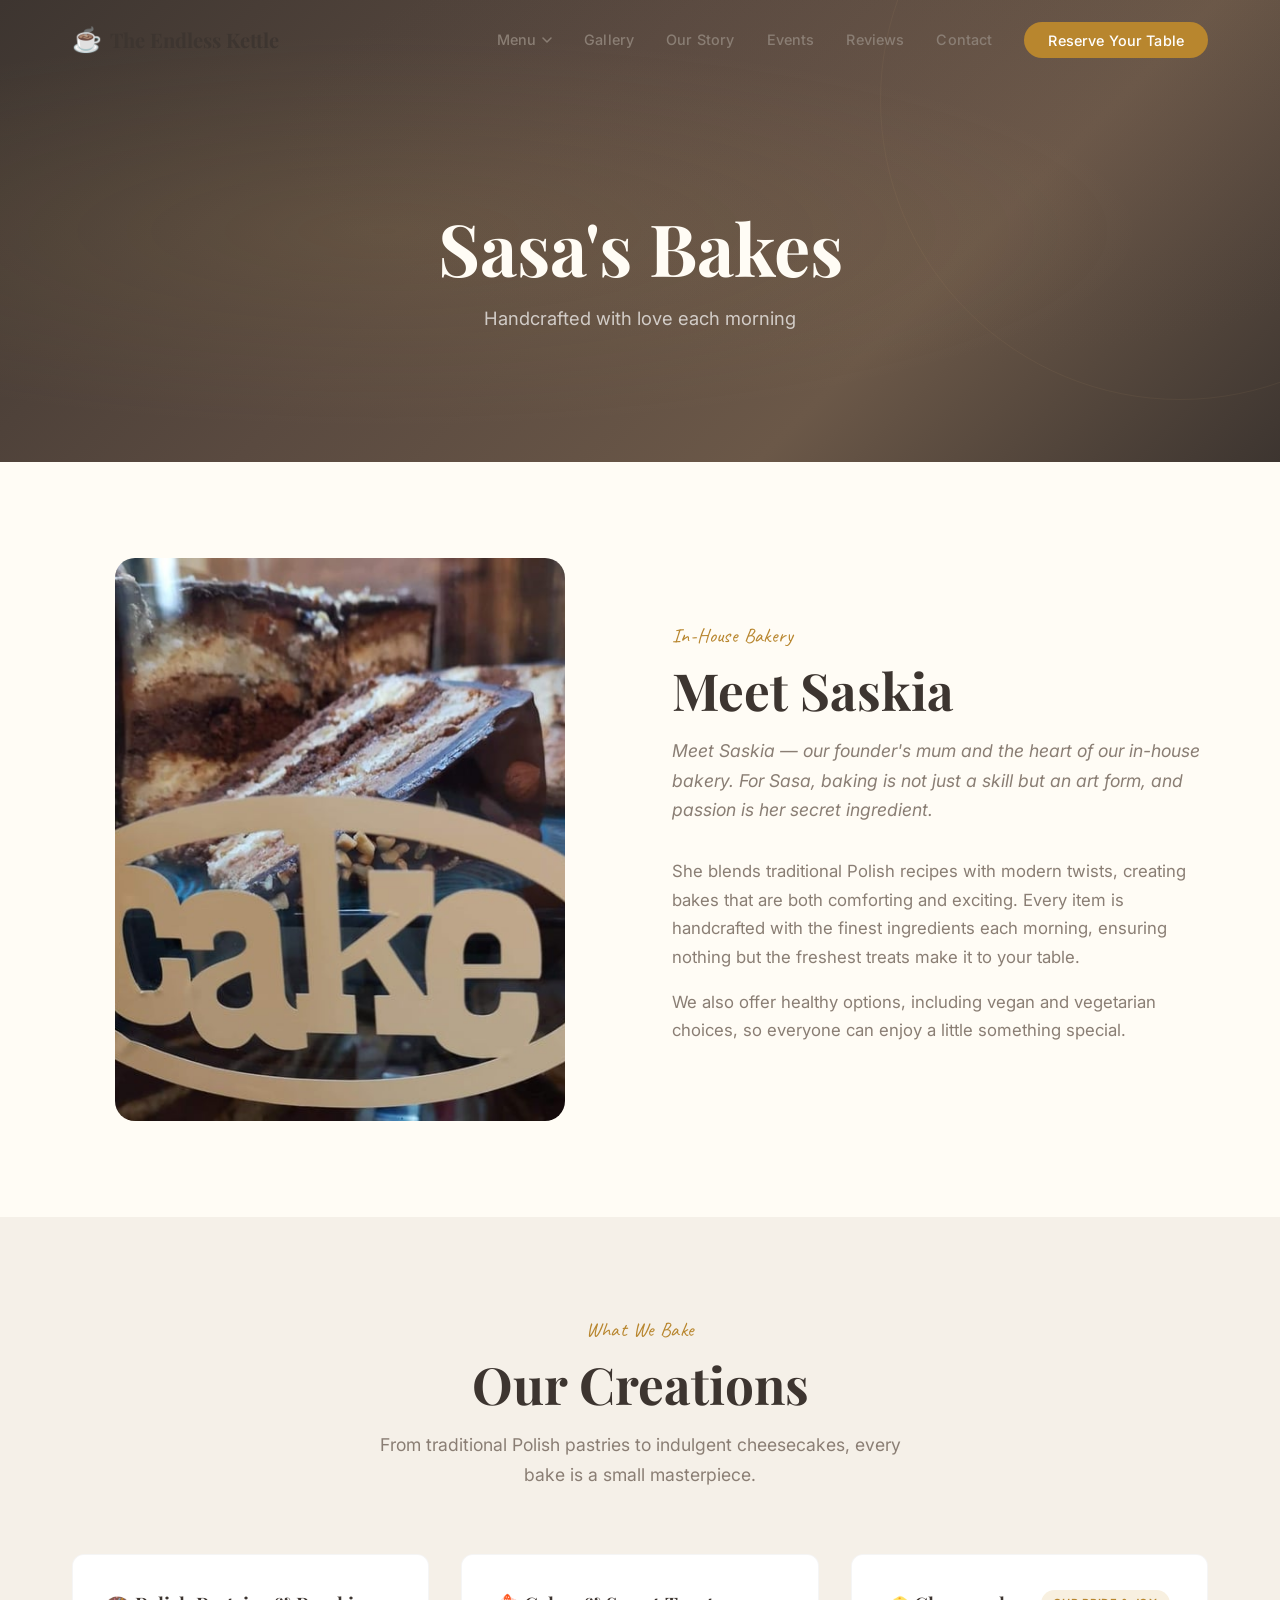
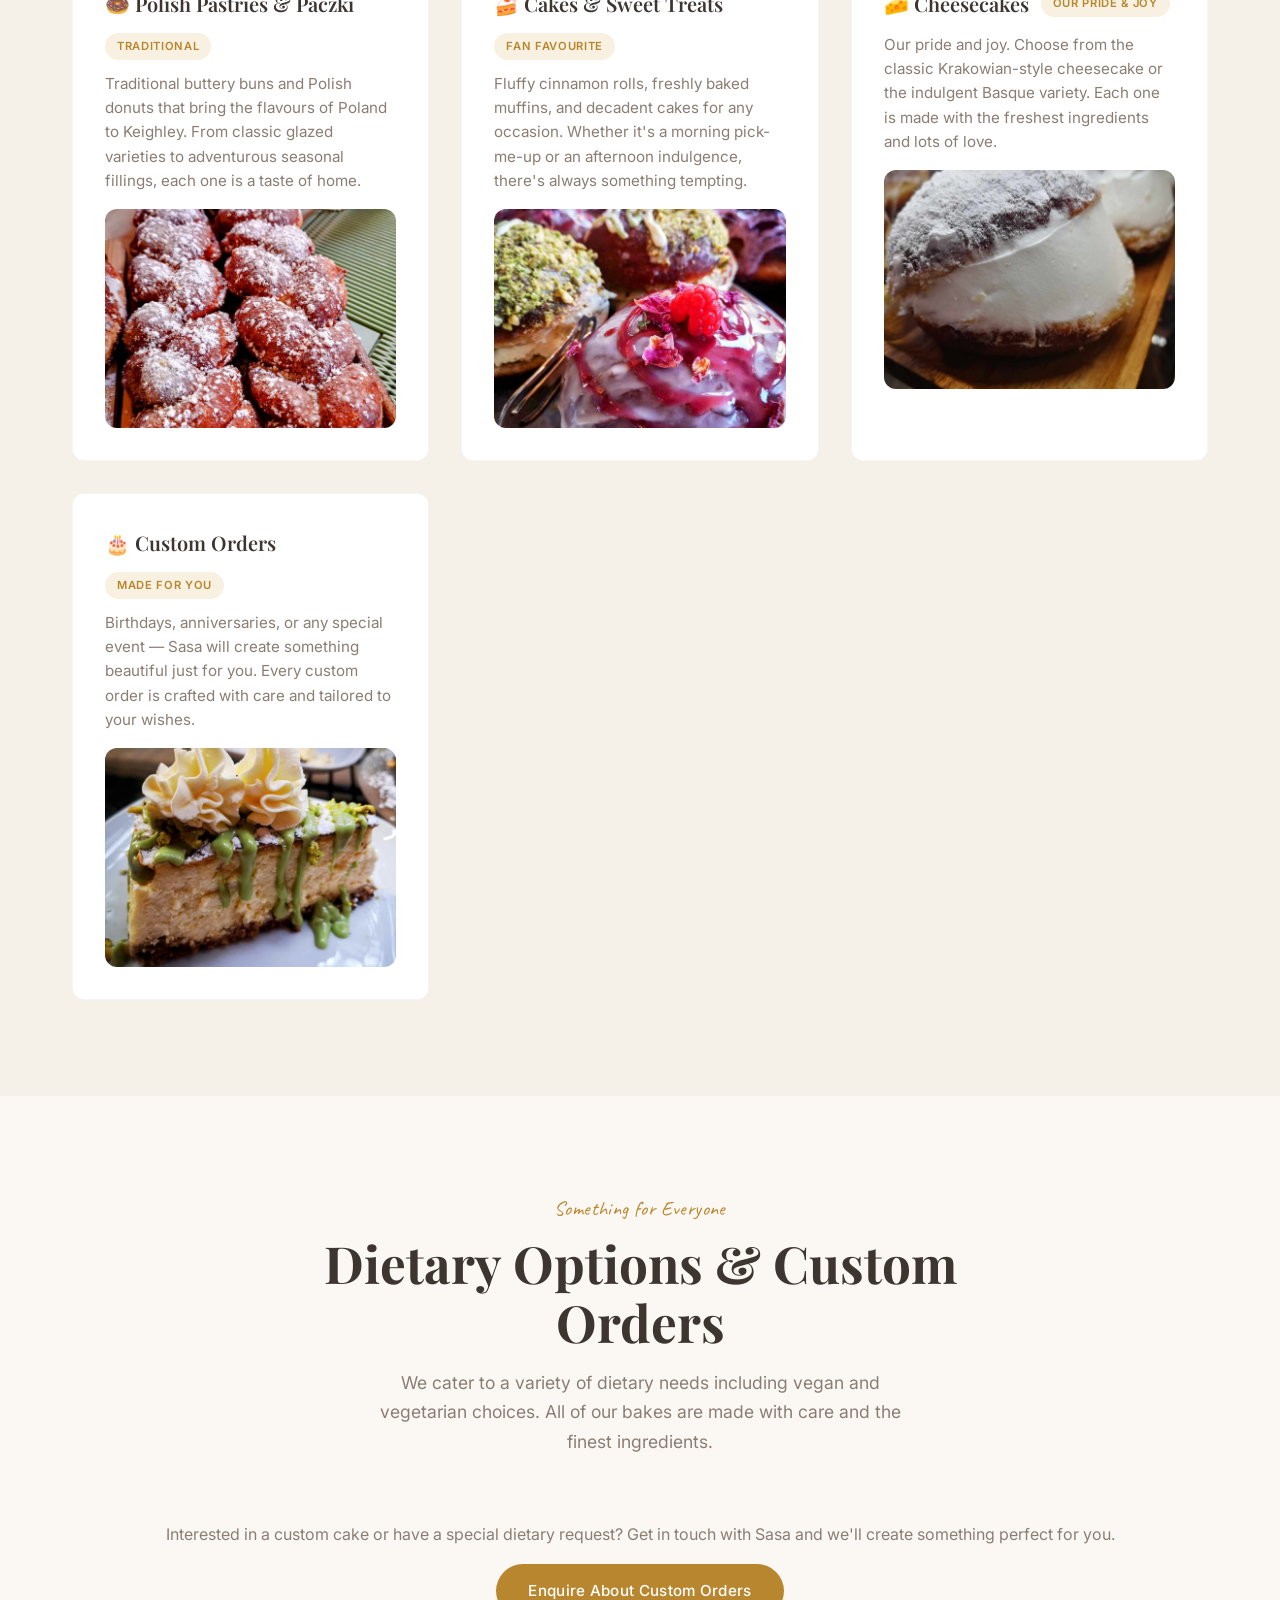
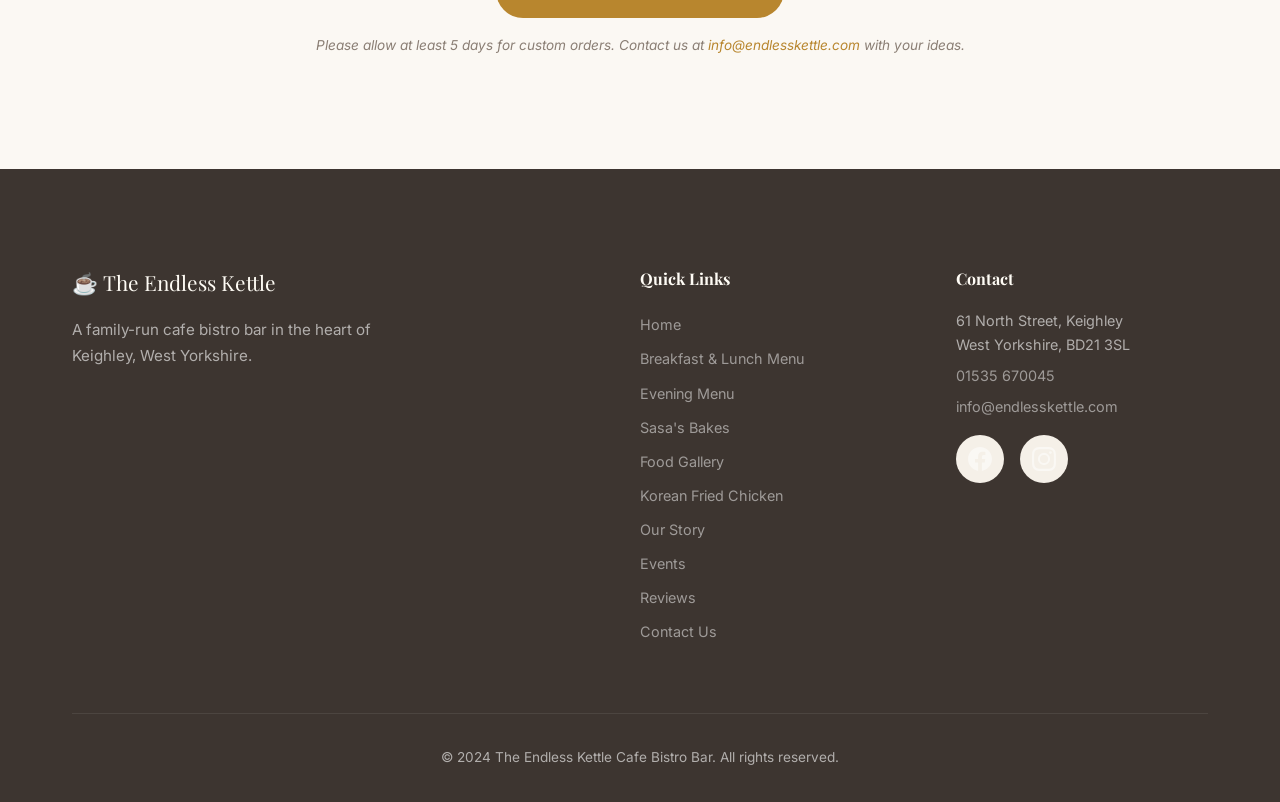
<file: sasas-bakes.html>
<!DOCTYPE html>
<html lang="en">
<head>
  <meta charset="UTF-8">
  <meta name="viewport" content="width=device-width, initial-scale=1.0">
  <title>Sasa's Bakes | The Endless Kettle — Keighley, West Yorkshire</title>
  <meta name="description" content="Handcrafted bakes by Saskia — Polish pastries, paczki, cheesecakes, cinnamon rolls, and custom cakes. Baked fresh every morning at The Endless Kettle.">
  <link rel="preconnect" href="https://fonts.googleapis.com">
  <link rel="preconnect" href="https://fonts.gstatic.com" crossorigin>
  <link href="https://fonts.googleapis.com/css2?family=Playfair+Display:ital,wght@0,400;0,600;0,700;1,400&family=Inter:wght@300;400;500;600&family=Caveat:wght@400;600&display=swap" rel="stylesheet">
  <link rel="stylesheet" href="styles.css?v=6">
</head>
<body>

  <!-- ════════════════════════════════════════ -->
  <!-- NAVIGATION                              -->
  <!-- ════════════════════════════════════════ -->
  <nav class="nav nav--scrolled" id="nav">
    <div class="nav__inner">
      <a href="index.html" class="nav__logo">
        <span class="nav__logo-icon">&#9749;</span>
        <span class="nav__logo-text">The Endless Kettle</span>
      </a>
      <button class="nav__toggle" id="navToggle" aria-label="Toggle menu">
        <span></span><span></span><span></span>
      </button>
            <ul class="nav__links" id="navLinks">
        <li class="nav__dropdown">
          <a href="#" class="nav__dropdown-toggle">Menu <svg class="nav__chevron" width="10" height="6" viewBox="0 0 10 6" fill="none"><path d="M1 1l4 4 4-4" stroke="currentColor" stroke-width="1.5" stroke-linecap="round" stroke-linejoin="round"/></svg></a>
          <ul class="nav__dropdown-menu">
            <li><a href="breakfast-and-lunch-menu.html">Breakfast &amp; Lunch</a></li>
            <li><a href="evening-menu.html">Evening Menu</a></li>
            <li><a href="korean-fried-chicken.html">Korean Fried Chicken</a></li>
            <li><a href="sasas-bakes.html">Sasa's Bakes</a></li>
          </ul>
        </li>
        <li><a href="gallery.html">Gallery</a></li>
        <li><a href="the-brand.html">Our Story</a></li>
        <li><a href="events.html">Events</a></li>
        <li><a href="reviews.html">Reviews</a></li>
        <li><a href="contact.html">Contact</a></li>
        <li><a href="https://reservation.carbonaraapp.com/United-Kingdom/Keighley/The-Endless-Kettle" class="nav__cta" target="_blank" rel="noopener">Reserve Your Table</a></li>
      </ul>
    </div>
  </nav>

  <!-- ════════════════════════════════════════ -->
  <!-- PAGE HERO                               -->
  <!-- ════════════════════════════════════════ -->
  <header class="page-hero">
    <div class="page-hero__overlay"></div>
    <div class="page-hero__content">
      <h1 class="page-hero__title">Sasa's Bakes</h1>
      <p class="page-hero__subtitle">Handcrafted with love each morning</p>
    </div>
  </header>

  <!-- ════════════════════════════════════════ -->
  <!-- INTRO — MEET SASKIA                     -->
  <!-- ════════════════════════════════════════ -->
  <section class="section bakery" id="bakery-intro">
    <div class="container">
      <div class="bakery__grid">
        <div class="bakery__visual" data-reveal>
          <img src="images/bakes-1.jpg" alt="Sasa's handcrafted bakes" loading="lazy" class="bakery__img">
        </div>
        <div class="bakery__text" data-reveal>
          <span class="section__label">In-House Bakery</span>
          <h2 class="section__title">Meet Saskia</h2>
          <p class="bakery__intro">Meet Saskia — our founder's mum and the heart of our in-house bakery. For Sasa, baking is not just a skill but an art form, and passion is her secret ingredient.</p>
          <p style="color: var(--clr-text-muted); margin-bottom: var(--space-sm); font-size: 1.05rem;">She blends traditional Polish recipes with modern twists, creating bakes that are both comforting and exciting. Every item is handcrafted with the finest ingredients each morning, ensuring nothing but the freshest treats make it to your table.</p>
          <p style="color: var(--clr-text-muted); margin-bottom: var(--space-sm); font-size: 1.05rem;">We also offer healthy options, including vegan and vegetarian choices, so everyone can enjoy a little something special.</p>
        </div>
      </div>
    </div>
  </section>

  <!-- ════════════════════════════════════════ -->
  <!-- BAKE CATEGORIES                         -->
  <!-- ════════════════════════════════════════ -->
  <section class="section" id="bakery-categories" style="background: var(--clr-bg-alt);">
    <div class="container">
      <div class="section__header" data-reveal>
        <span class="section__label">What We Bake</span>
        <h2 class="section__title">Our Creations</h2>
        <p class="section__desc">From traditional Polish pastries to indulgent cheesecakes, every bake is a small masterpiece.</p>
      </div>
      <div class="menu__grid">
        <div class="menu__card" data-reveal>
          <div class="menu__card-header">
            <h3>&#127849; Polish Pastries &amp; Paczki</h3>
            <span class="menu__card-tag">Traditional</span>
          </div>
          <p>Traditional buttery buns and Polish donuts that bring the flavours of Poland to Keighley. From classic glazed varieties to adventurous seasonal fillings, each one is a taste of home.</p>
          <img src="images/bakes-3.jpg" alt="Polish Pastries and Paczki" loading="lazy" style="width: 100%; border-radius: var(--radius); margin-top: var(--space-sm); aspect-ratio: 4/3; object-fit: cover;">
        </div>
        <div class="menu__card" data-reveal>
          <div class="menu__card-header">
            <h3>&#127856; Cakes &amp; Sweet Treats</h3>
            <span class="menu__card-tag">Fan Favourite</span>
          </div>
          <p>Fluffy cinnamon rolls, freshly baked muffins, and decadent cakes for any occasion. Whether it's a morning pick-me-up or an afternoon indulgence, there's always something tempting.</p>
          <img src="images/bakes-4.jpg" alt="Cakes and sweet treats" loading="lazy" style="width: 100%; border-radius: var(--radius); margin-top: var(--space-sm); aspect-ratio: 4/3; object-fit: cover;">
        </div>
        <div class="menu__card" data-reveal>
          <div class="menu__card-header">
            <h3>&#129472; Cheesecakes</h3>
            <span class="menu__card-tag">Our Pride &amp; Joy</span>
          </div>
          <p>Our pride and joy. Choose from the classic Krakowian-style cheesecake or the indulgent Basque variety. Each one is made with the freshest ingredients and lots of love.</p>
          <img src="images/bakes-5.jpg" alt="Cheesecakes" loading="lazy" style="width: 100%; border-radius: var(--radius); margin-top: var(--space-sm); aspect-ratio: 4/3; object-fit: cover;">
        </div>
        <div class="menu__card" data-reveal>
          <div class="menu__card-header">
            <h3>&#127874; Custom Orders</h3>
            <span class="menu__card-tag">Made for You</span>
          </div>
          <p>Birthdays, anniversaries, or any special event — Sasa will create something beautiful just for you. Every custom order is crafted with care and tailored to your wishes.</p>
          <img src="images/bakes-6.jpg" alt="Custom cake orders" loading="lazy" style="width: 100%; border-radius: var(--radius); margin-top: var(--space-sm); aspect-ratio: 4/3; object-fit: cover;">
        </div>
      </div>
    </div>
  </section>

  <!-- ════════════════════════════════════════ -->
  <!-- DIETARY & CUSTOM ORDER CTA              -->
  <!-- ════════════════════════════════════════ -->
  <section class="section" id="bakery-cta">
    <div class="container">
      <div class="section__header" data-reveal>
        <span class="section__label">Something for Everyone</span>
        <h2 class="section__title">Dietary Options &amp; Custom Orders</h2>
        <p class="section__desc">We cater to a variety of dietary needs including vegan and vegetarian choices. All of our bakes are made with care and the finest ingredients.</p>
      </div>
      <div class="events__info" data-reveal>
        <p>Interested in a custom cake or have a special dietary request? Get in touch with Sasa and we'll create something perfect for you.</p>
        <a href="mailto:info@endlesskettle.com" class="btn btn--primary">Enquire About Custom Orders</a>
        <p class="events__note">Please allow at least 5 days for custom orders. Contact us at <a href="mailto:info@endlesskettle.com">info@endlesskettle.com</a> with your ideas.</p>
      </div>
    </div>
  </section>

  <!-- ════════════════════════════════════════ -->
  <!-- FOOTER                                  -->
  <!-- ════════════════════════════════════════ -->
  <footer class="footer">
    <div class="container">
      <div class="footer__grid">
        <div class="footer__brand">
          <span class="footer__logo">&#9749; The Endless Kettle</span>
          <p>A family-run cafe bistro bar in the heart of Keighley, West Yorkshire.</p>
        </div>
        <div class="footer__links">
          <h4>Quick Links</h4>
          <a href="index.html">Home</a>
          <a href="breakfast-and-lunch-menu.html">Breakfast &amp; Lunch Menu</a>
          <a href="evening-menu.html">Evening Menu</a>
          <a href="sasas-bakes.html">Sasa's Bakes</a>
          <a href="gallery.html">Food Gallery</a>
          <a href="korean-fried-chicken.html">Korean Fried Chicken</a>
          <a href="the-brand.html">Our Story</a>
          <a href="events.html">Events</a>
          <a href="reviews.html">Reviews</a>
          <a href="contact.html">Contact Us</a>
        </div>
        <div class="footer__contact">
          <h4>Contact</h4>
          <p>61 North Street, Keighley<br>West Yorkshire, BD21 3SL</p>
          <p><a href="tel:01535670045">01535 670045</a></p>
          <p><a href="mailto:info@endlesskettle.com">info@endlesskettle.com</a></p>
          <div class="contact__socials" style="margin-top: var(--space-sm);">
            <a href="https://www.facebook.com/endlesskettle/" target="_blank" rel="noopener" class="contact__social" aria-label="Facebook">
              <svg width="24" height="24" viewBox="0 0 24 24" fill="currentColor"><path d="M24 12.073c0-6.627-5.373-12-12-12s-12 5.373-12 12c0 5.99 4.388 10.954 10.125 11.854v-8.385H7.078v-3.47h3.047V9.43c0-3.007 1.792-4.669 4.533-4.669 1.312 0 2.686.235 2.686.235v2.953H15.83c-1.491 0-1.956.925-1.956 1.874v2.25h3.328l-.532 3.47h-2.796v8.385C19.612 23.027 24 18.062 24 12.073z"/></svg>
            </a>
            <a href="https://www.instagram.com/theendlesskettle/" target="_blank" rel="noopener" class="contact__social" aria-label="Instagram">
              <svg width="24" height="24" viewBox="0 0 24 24" fill="currentColor"><path d="M12 2.163c3.204 0 3.584.012 4.85.07 3.252.148 4.771 1.691 4.919 4.919.058 1.265.069 1.645.069 4.849 0 3.205-.012 3.584-.069 4.849-.149 3.225-1.664 4.771-4.919 4.919-1.266.058-1.644.07-4.85.07-3.204 0-3.584-.012-4.849-.07-3.26-.149-4.771-1.699-4.919-4.92-.058-1.265-.07-1.644-.07-4.849 0-3.204.013-3.583.07-4.849.149-3.227 1.664-4.771 4.919-4.919 1.266-.057 1.645-.069 4.849-.069zM12 0C8.741 0 8.333.014 7.053.072 2.695.272.273 2.69.073 7.052.014 8.333 0 8.741 0 12c0 3.259.014 3.668.072 4.948.2 4.358 2.618 6.78 6.98 6.98C8.333 23.986 8.741 24 12 24c3.259 0 3.668-.014 4.948-.072 4.354-.2 6.782-2.618 6.979-6.98.059-1.28.073-1.689.073-4.948 0-3.259-.014-3.667-.072-4.947-.196-4.354-2.617-6.78-6.979-6.98C15.668.014 15.259 0 12 0zm0 5.838a6.162 6.162 0 100 12.324 6.162 6.162 0 000-12.324zM12 16a4 4 0 110-8 4 4 0 010 8zm6.406-11.845a1.44 1.44 0 100 2.881 1.44 1.44 0 000-2.881z"/></svg>
            </a>
          </div>
        </div>
      </div>
      <div class="footer__bottom">
        <p>&copy; 2024 The Endless Kettle Cafe Bistro Bar. All rights reserved.</p>
      </div>
    </div>
  </footer>

  <script src="script.js?v=6"></script>
</body>
</html>
</file>
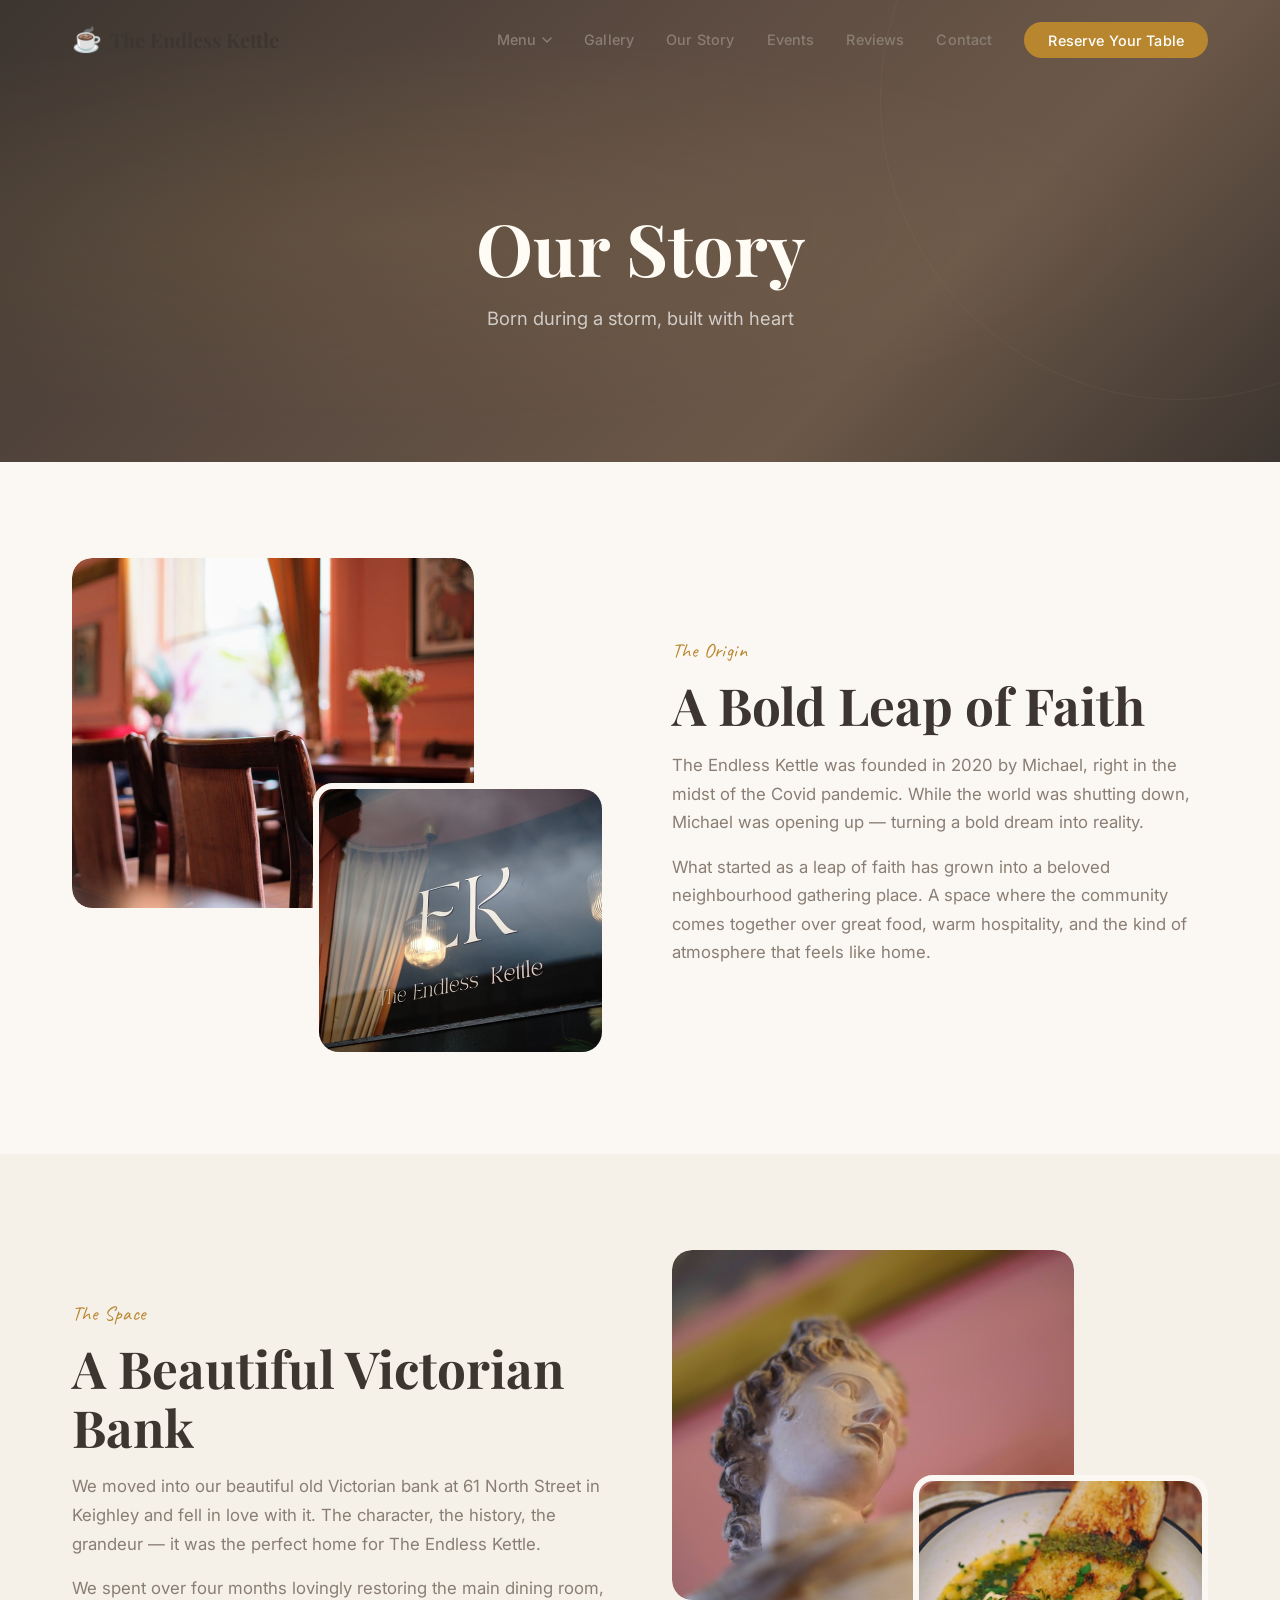
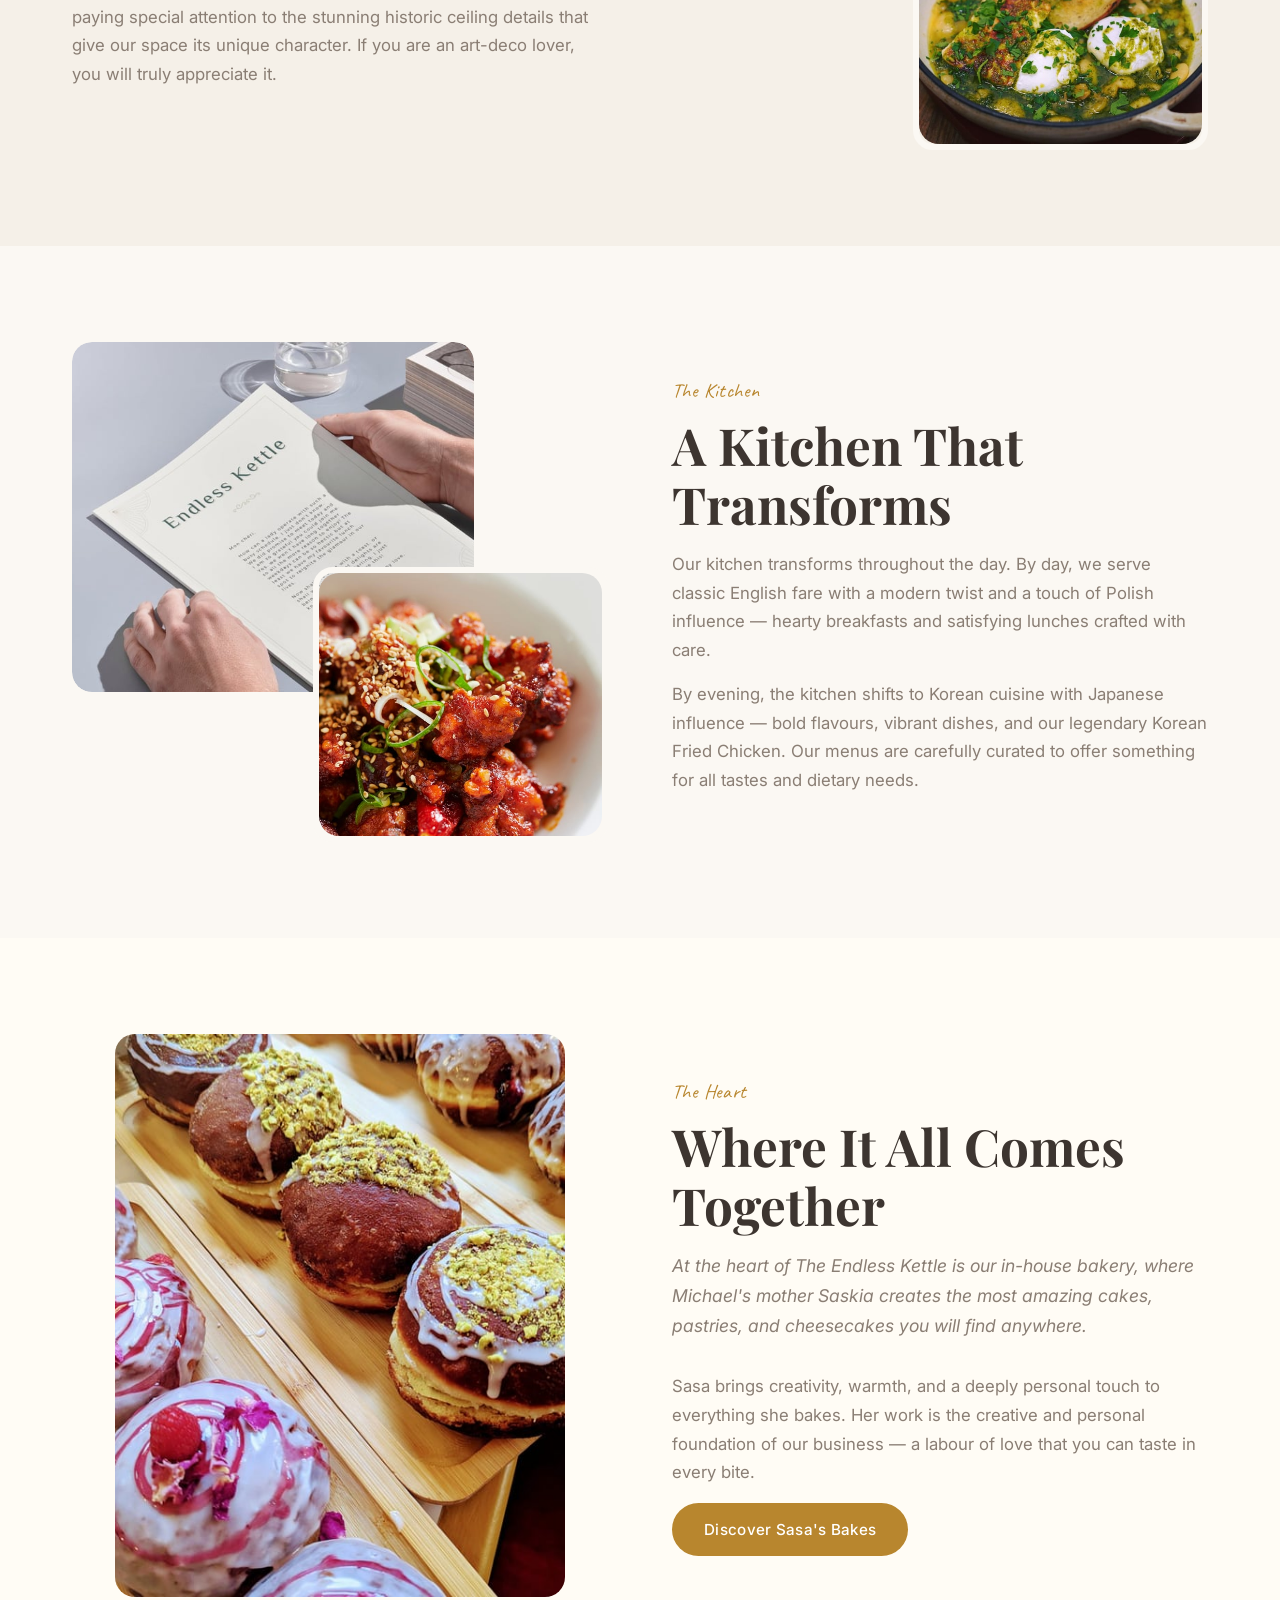
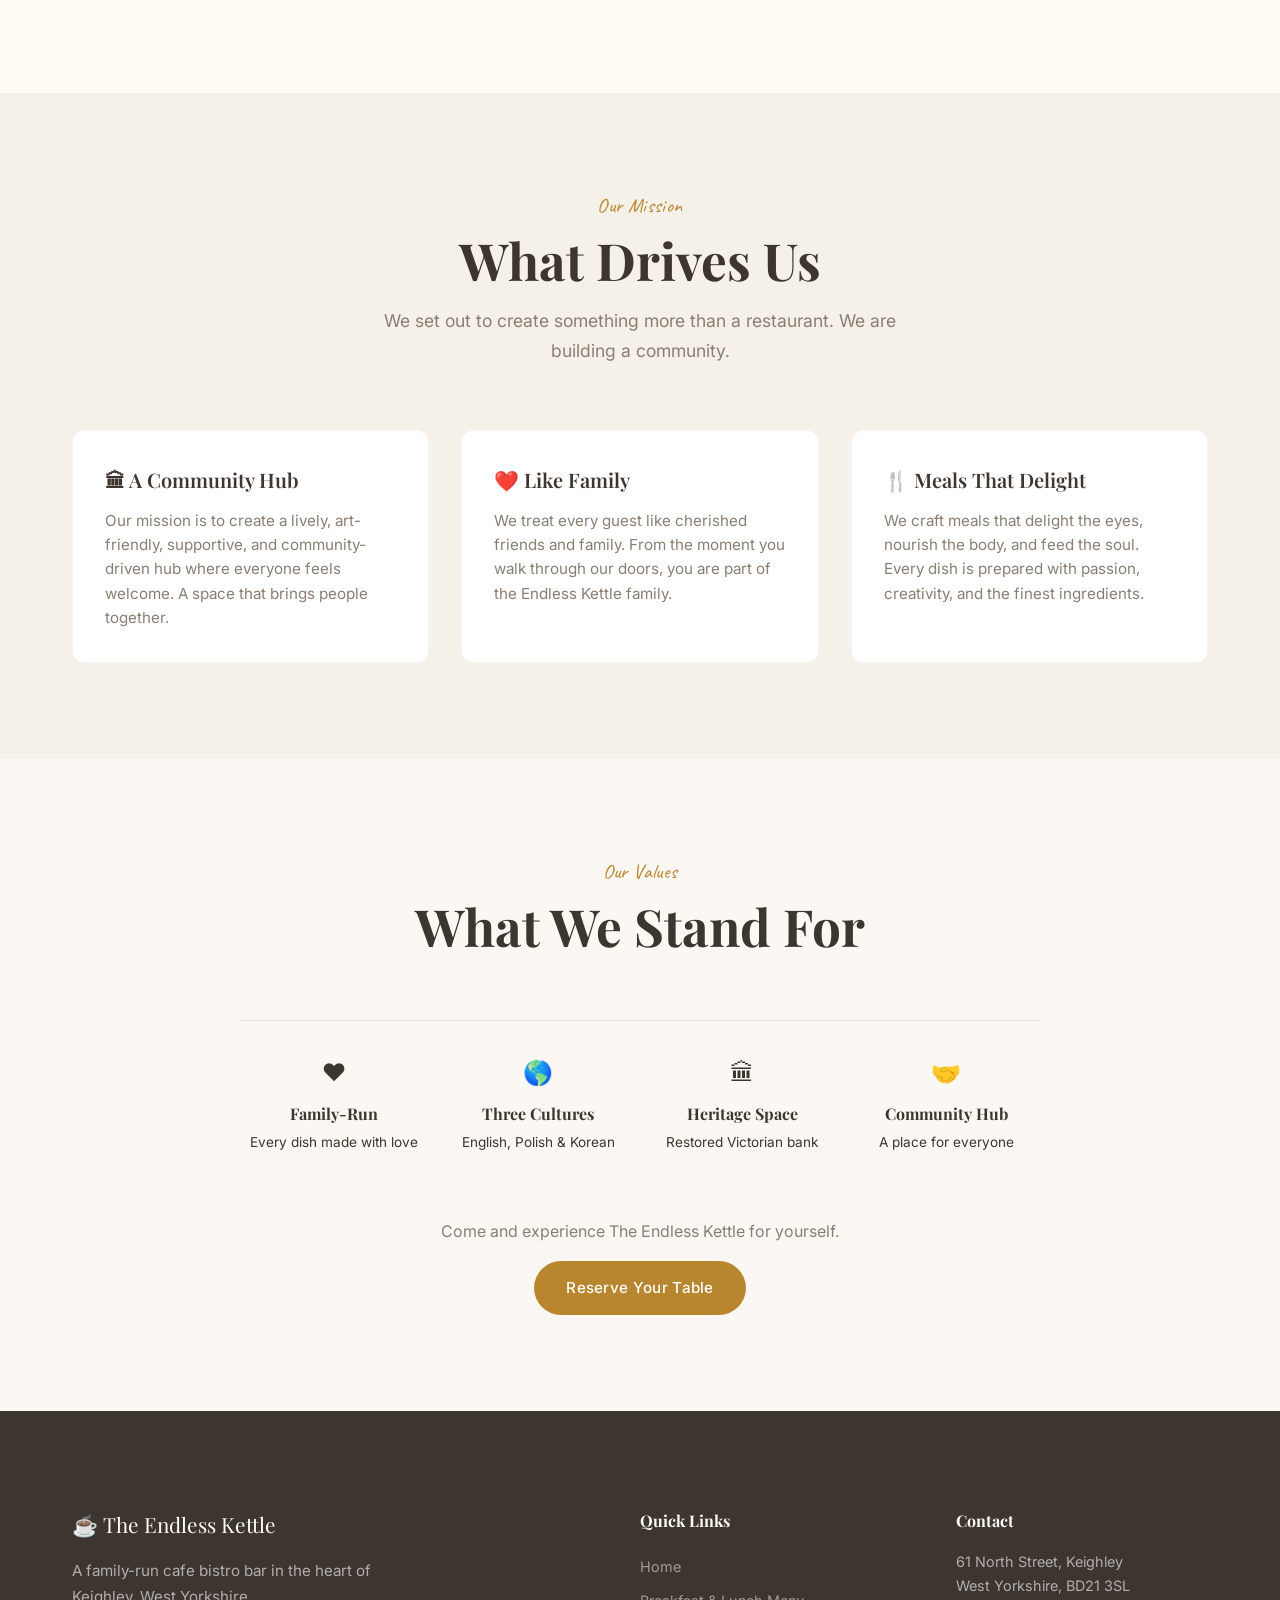
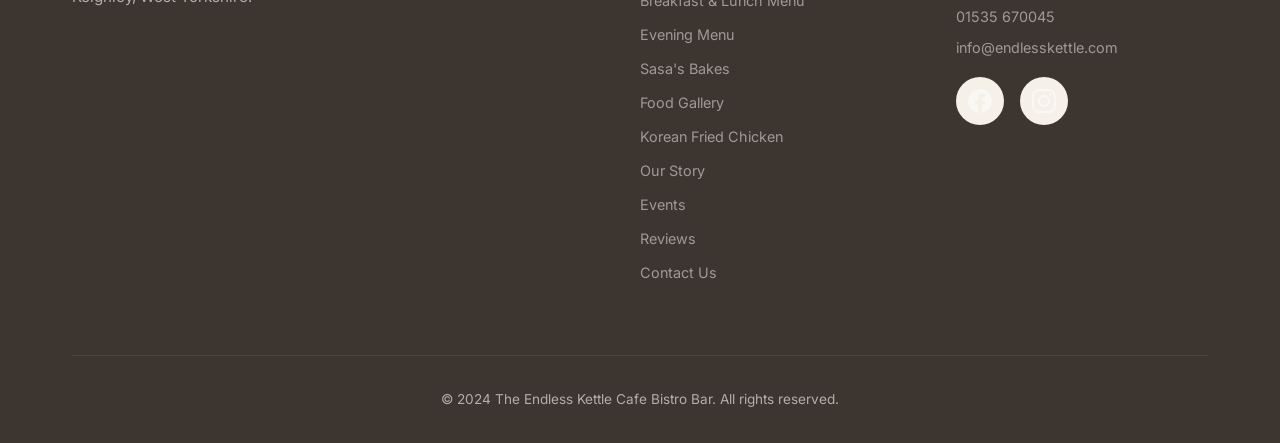
<file: the-brand.html>
<!DOCTYPE html>
<html lang="en">
<head>
  <meta charset="UTF-8">
  <meta name="viewport" content="width=device-width, initial-scale=1.0">
  <title>Our Story | The Endless Kettle — Keighley, West Yorkshire</title>
  <meta name="description" content="The story of The Endless Kettle — founded in 2020 by Michael, housed in a restored Victorian bank. A family-run cafe blending English, Polish, and Korean cuisines.">
  <link rel="preconnect" href="https://fonts.googleapis.com">
  <link rel="preconnect" href="https://fonts.gstatic.com" crossorigin>
  <link href="https://fonts.googleapis.com/css2?family=Playfair+Display:ital,wght@0,400;0,600;0,700;1,400&family=Inter:wght@300;400;500;600&family=Caveat:wght@400;600&display=swap" rel="stylesheet">
  <link rel="stylesheet" href="styles.css?v=6">
</head>
<body>

  <!-- ════════════════════════════════════════ -->
  <!-- NAVIGATION                              -->
  <!-- ════════════════════════════════════════ -->
  <nav class="nav nav--scrolled" id="nav">
    <div class="nav__inner">
      <a href="index.html" class="nav__logo">
        <span class="nav__logo-icon">&#9749;</span>
        <span class="nav__logo-text">The Endless Kettle</span>
      </a>
      <button class="nav__toggle" id="navToggle" aria-label="Toggle menu">
        <span></span><span></span><span></span>
      </button>
            <ul class="nav__links" id="navLinks">
        <li class="nav__dropdown">
          <a href="#" class="nav__dropdown-toggle">Menu <svg class="nav__chevron" width="10" height="6" viewBox="0 0 10 6" fill="none"><path d="M1 1l4 4 4-4" stroke="currentColor" stroke-width="1.5" stroke-linecap="round" stroke-linejoin="round"/></svg></a>
          <ul class="nav__dropdown-menu">
            <li><a href="breakfast-and-lunch-menu.html">Breakfast &amp; Lunch</a></li>
            <li><a href="evening-menu.html">Evening Menu</a></li>
            <li><a href="korean-fried-chicken.html">Korean Fried Chicken</a></li>
            <li><a href="sasas-bakes.html">Sasa's Bakes</a></li>
          </ul>
        </li>
        <li><a href="gallery.html">Gallery</a></li>
        <li><a href="the-brand.html">Our Story</a></li>
        <li><a href="events.html">Events</a></li>
        <li><a href="reviews.html">Reviews</a></li>
        <li><a href="contact.html">Contact</a></li>
        <li><a href="https://reservation.carbonaraapp.com/United-Kingdom/Keighley/The-Endless-Kettle" class="nav__cta" target="_blank" rel="noopener">Reserve Your Table</a></li>
      </ul>
    </div>
  </nav>

  <!-- ════════════════════════════════════════ -->
  <!-- PAGE HERO                               -->
  <!-- ════════════════════════════════════════ -->
  <header class="page-hero">
    <div class="page-hero__overlay"></div>
    <div class="page-hero__content">
      <h1 class="page-hero__title">Our Story</h1>
      <p class="page-hero__subtitle">Born during a storm, built with heart</p>
    </div>
  </header>

  <!-- ════════════════════════════════════════ -->
  <!-- SECTION 1 — THE ORIGIN                  -->
  <!-- ════════════════════════════════════════ -->
  <section class="section about" id="origin">
    <div class="container">
      <div class="about__grid">
        <div class="about__images" data-reveal>
          <div class="about__img about__img--main">
            <img src="images/hero-venue.jpg" alt="Where The Endless Kettle began" loading="lazy">
          </div>
          <div class="about__img about__img--accent">
            <img src="images/food-5.jpg" alt="The beginning of The Endless Kettle" loading="lazy">
          </div>
        </div>
        <div class="about__text" data-reveal>
          <span class="section__label">The Origin</span>
          <h2 class="section__title">A Bold Leap of Faith</h2>
          <p>The Endless Kettle was founded in 2020 by Michael, right in the midst of the Covid pandemic. While the world was shutting down, Michael was opening up — turning a bold dream into reality.</p>
          <p>What started as a leap of faith has grown into a beloved neighbourhood gathering place. A space where the community comes together over great food, warm hospitality, and the kind of atmosphere that feels like home.</p>
        </div>
      </div>
    </div>
  </section>

  <!-- ════════════════════════════════════════ -->
  <!-- SECTION 2 — THE SPACE                   -->
  <!-- ════════════════════════════════════════ -->
  <section class="section" id="the-space" style="background: var(--clr-bg-alt);">
    <div class="container">
      <div class="about__grid" style="direction: rtl;">
        <div class="about__images" data-reveal style="direction: ltr;">
          <div class="about__img about__img--main">
            <img src="images/hero-contact.jpg" alt="The Victorian bank building" loading="lazy">
          </div>
          <div class="about__img about__img--accent">
            <img src="images/gallery-8.jpg" alt="Historic ceiling details" loading="lazy">
          </div>
        </div>
        <div class="about__text" data-reveal style="direction: ltr;">
          <span class="section__label">The Space</span>
          <h2 class="section__title">A Beautiful Victorian Bank</h2>
          <p>We moved into our beautiful old Victorian bank at 61 North Street in Keighley and fell in love with it. The character, the history, the grandeur — it was the perfect home for The Endless Kettle.</p>
          <p>We spent over four months lovingly restoring the main dining room, paying special attention to the stunning historic ceiling details that give our space its unique character. If you are an art-deco lover, you will truly appreciate it.</p>
        </div>
      </div>
    </div>
  </section>

  <!-- ════════════════════════════════════════ -->
  <!-- SECTION 3 — THE KITCHEN                 -->
  <!-- ════════════════════════════════════════ -->
  <section class="section about" id="the-kitchen">
    <div class="container">
      <div class="about__grid">
        <div class="about__images" data-reveal>
          <div class="about__img about__img--main">
            <img src="images/food-1.jpg" alt="Our kitchen creations" loading="lazy">
          </div>
          <div class="about__img about__img--accent">
            <img src="images/menu-evening-2.jpg" alt="Korean evening cuisine" loading="lazy">
          </div>
        </div>
        <div class="about__text" data-reveal>
          <span class="section__label">The Kitchen</span>
          <h2 class="section__title">A Kitchen That Transforms</h2>
          <p>Our kitchen transforms throughout the day. By day, we serve classic English fare with a modern twist and a touch of Polish influence — hearty breakfasts and satisfying lunches crafted with care.</p>
          <p>By evening, the kitchen shifts to Korean cuisine with Japanese influence — bold flavours, vibrant dishes, and our legendary Korean Fried Chicken. Our menus are carefully curated to offer something for all tastes and dietary needs.</p>
        </div>
      </div>
    </div>
  </section>

  <!-- ════════════════════════════════════════ -->
  <!-- SECTION 4 — THE HEART (BAKERY)          -->
  <!-- ════════════════════════════════════════ -->
  <section class="section bakery" id="the-heart">
    <div class="container">
      <div class="bakery__grid">
        <div class="bakery__visual" data-reveal>
          <img src="images/bakes-7.jpg" alt="Sasa's handcrafted bakes" loading="lazy" class="bakery__img">
        </div>
        <div class="bakery__text" data-reveal>
          <span class="section__label">The Heart</span>
          <h2 class="section__title">Where It All Comes Together</h2>
          <p class="bakery__intro">At the heart of The Endless Kettle is our in-house bakery, where Michael's mother Saskia creates the most amazing cakes, pastries, and cheesecakes you will find anywhere.</p>
          <p style="color: var(--clr-text-muted); margin-bottom: var(--space-sm); font-size: 1.05rem;">Sasa brings creativity, warmth, and a deeply personal touch to everything she bakes. Her work is the creative and personal foundation of our business — a labour of love that you can taste in every bite.</p>
          <a href="sasas-bakes.html" class="btn btn--primary">Discover Sasa's Bakes</a>
        </div>
      </div>
    </div>
  </section>

  <!-- ════════════════════════════════════════ -->
  <!-- SECTION 5 — OUR MISSION                 -->
  <!-- ════════════════════════════════════════ -->
  <section class="section" id="our-mission" style="background: var(--clr-bg-alt);">
    <div class="container">
      <div class="section__header" data-reveal>
        <span class="section__label">Our Mission</span>
        <h2 class="section__title">What Drives Us</h2>
        <p class="section__desc">We set out to create something more than a restaurant. We are building a community.</p>
      </div>
      <div class="menu__grid">
        <div class="menu__card" data-reveal>
          <div class="menu__card-header">
            <h3>&#127963; A Community Hub</h3>
          </div>
          <p>Our mission is to create a lively, art-friendly, supportive, and community-driven hub where everyone feels welcome. A space that brings people together.</p>
        </div>
        <div class="menu__card" data-reveal>
          <div class="menu__card-header">
            <h3>&#10084;&#65039; Like Family</h3>
          </div>
          <p>We treat every guest like cherished friends and family. From the moment you walk through our doors, you are part of the Endless Kettle family.</p>
        </div>
        <div class="menu__card" data-reveal>
          <div class="menu__card-header">
            <h3>&#127860; Meals That Delight</h3>
          </div>
          <p>We craft meals that delight the eyes, nourish the body, and feed the soul. Every dish is prepared with passion, creativity, and the finest ingredients.</p>
        </div>
      </div>
    </div>
  </section>

  <!-- ════════════════════════════════════════ -->
  <!-- VALUES GRID                             -->
  <!-- ════════════════════════════════════════ -->
  <section class="section about" id="our-values">
    <div class="container">
      <div class="section__header" data-reveal>
        <span class="section__label">Our Values</span>
        <h2 class="section__title">What We Stand For</h2>
      </div>
      <div class="about__values" data-reveal style="max-width: 800px; margin: 0 auto; grid-template-columns: repeat(4, 1fr);">
        <div class="about__value">
          <span class="about__value-icon">&#10084;&#65039;</span>
          <h4>Family-Run</h4>
          <p>Every dish made with love</p>
        </div>
        <div class="about__value">
          <span class="about__value-icon">&#127758;</span>
          <h4>Three Cultures</h4>
          <p>English, Polish &amp; Korean</p>
        </div>
        <div class="about__value">
          <span class="about__value-icon">&#127963;</span>
          <h4>Heritage Space</h4>
          <p>Restored Victorian bank</p>
        </div>
        <div class="about__value">
          <span class="about__value-icon">&#129309;</span>
          <h4>Community Hub</h4>
          <p>A place for everyone</p>
        </div>
      </div>
      <div class="events__info" data-reveal style="margin-top: var(--space-lg);">
        <p>Come and experience The Endless Kettle for yourself.</p>
        <a href="https://reservation.carbonaraapp.com/United-Kingdom/Keighley/The-Endless-Kettle" class="btn btn--primary" target="_blank" rel="noopener">Reserve Your Table</a>
      </div>
    </div>
  </section>

  <!-- ════════════════════════════════════════ -->
  <!-- FOOTER                                  -->
  <!-- ════════════════════════════════════════ -->
  <footer class="footer">
    <div class="container">
      <div class="footer__grid">
        <div class="footer__brand">
          <span class="footer__logo">&#9749; The Endless Kettle</span>
          <p>A family-run cafe bistro bar in the heart of Keighley, West Yorkshire.</p>
        </div>
        <div class="footer__links">
          <h4>Quick Links</h4>
          <a href="index.html">Home</a>
          <a href="breakfast-and-lunch-menu.html">Breakfast &amp; Lunch Menu</a>
          <a href="evening-menu.html">Evening Menu</a>
          <a href="sasas-bakes.html">Sasa's Bakes</a>
          <a href="gallery.html">Food Gallery</a>
          <a href="korean-fried-chicken.html">Korean Fried Chicken</a>
          <a href="the-brand.html">Our Story</a>
          <a href="events.html">Events</a>
          <a href="reviews.html">Reviews</a>
          <a href="contact.html">Contact Us</a>
        </div>
        <div class="footer__contact">
          <h4>Contact</h4>
          <p>61 North Street, Keighley<br>West Yorkshire, BD21 3SL</p>
          <p><a href="tel:01535670045">01535 670045</a></p>
          <p><a href="mailto:info@endlesskettle.com">info@endlesskettle.com</a></p>
          <div class="contact__socials" style="margin-top: var(--space-sm);">
            <a href="https://www.facebook.com/endlesskettle/" target="_blank" rel="noopener" class="contact__social" aria-label="Facebook">
              <svg width="24" height="24" viewBox="0 0 24 24" fill="currentColor"><path d="M24 12.073c0-6.627-5.373-12-12-12s-12 5.373-12 12c0 5.99 4.388 10.954 10.125 11.854v-8.385H7.078v-3.47h3.047V9.43c0-3.007 1.792-4.669 4.533-4.669 1.312 0 2.686.235 2.686.235v2.953H15.83c-1.491 0-1.956.925-1.956 1.874v2.25h3.328l-.532 3.47h-2.796v8.385C19.612 23.027 24 18.062 24 12.073z"/></svg>
            </a>
            <a href="https://www.instagram.com/theendlesskettle/" target="_blank" rel="noopener" class="contact__social" aria-label="Instagram">
              <svg width="24" height="24" viewBox="0 0 24 24" fill="currentColor"><path d="M12 2.163c3.204 0 3.584.012 4.85.07 3.252.148 4.771 1.691 4.919 4.919.058 1.265.069 1.645.069 4.849 0 3.205-.012 3.584-.069 4.849-.149 3.225-1.664 4.771-4.919 4.919-1.266.058-1.644.07-4.85.07-3.204 0-3.584-.012-4.849-.07-3.26-.149-4.771-1.699-4.919-4.92-.058-1.265-.07-1.644-.07-4.849 0-3.204.013-3.583.07-4.849.149-3.227 1.664-4.771 4.919-4.919 1.266-.057 1.645-.069 4.849-.069zM12 0C8.741 0 8.333.014 7.053.072 2.695.272.273 2.69.073 7.052.014 8.333 0 8.741 0 12c0 3.259.014 3.668.072 4.948.2 4.358 2.618 6.78 6.98 6.98C8.333 23.986 8.741 24 12 24c3.259 0 3.668-.014 4.948-.072 4.354-.2 6.782-2.618 6.979-6.98.059-1.28.073-1.689.073-4.948 0-3.259-.014-3.667-.072-4.947-.196-4.354-2.617-6.78-6.979-6.98C15.668.014 15.259 0 12 0zm0 5.838a6.162 6.162 0 100 12.324 6.162 6.162 0 000-12.324zM12 16a4 4 0 110-8 4 4 0 010 8zm6.406-11.845a1.44 1.44 0 100 2.881 1.44 1.44 0 000-2.881z"/></svg>
            </a>
          </div>
        </div>
      </div>
      <div class="footer__bottom">
        <p>&copy; 2024 The Endless Kettle Cafe Bistro Bar. All rights reserved.</p>
      </div>
    </div>
  </footer>

  <script src="script.js?v=6"></script>
</body>
</html>
</file>
<file: styles.css>
/* ═══════════════════════════════════════════════════════
   THE ENDLESS KETTLE — Stylesheet
   Modern cafe website with warm earth tones,
   smooth animations, and art-deco inspired touches.
   ═══════════════════════════════════════════════════════ */

/* ── CUSTOM PROPERTIES ───────────────────────────────── */
:root {
  /* Bright warm palette — Josette-inspired elegance with EK character */
  --clr-bg:        #FBF8F3;
  --clr-bg-alt:    #F5F0E8;
  --clr-surface:   #FFFFFF;
  --clr-text:      #3D3530;
  --clr-text-muted:#8A7E74;
  --clr-accent:    #B8862E;       /* warm bronze-gold */
  --clr-accent-hover:#A07528;
  --clr-accent-light:#F8F0E0;
  --clr-dark:      #3D3530;
  --clr-dark-surface:#4A3F38;
  --clr-gold:      #C4A25C;
  --clr-cream:     #FFFCF5;
  --clr-plum:      #7A5D5E;       /* softer mauve */

  /* Typography */
  --ff-heading: 'Playfair Display', Georgia, serif;
  --ff-body:    'Inter', -apple-system, sans-serif;
  --ff-accent:  'Caveat', cursive;

  /* Spacing */
  --space-xs:  0.5rem;
  --space-sm:  1rem;
  --space-md:  2rem;
  --space-lg:  4rem;
  --space-xl:  6rem;
  --space-2xl: 8rem;

  /* Transitions */
  --ease-out: cubic-bezier(0.16, 1, 0.3, 1);
  --ease-spring: cubic-bezier(0.34, 1.56, 0.64, 1);
  --duration: 0.6s;

  /* Layout */
  --max-width: 1200px;
  --nav-height: 80px;
  --radius: 12px;
  --radius-lg: 20px;
}

/* ── RESET & BASE ────────────────────────────────────── */
*,
*::before,
*::after {
  margin: 0;
  padding: 0;
  box-sizing: border-box;
}

html {
  scroll-behavior: smooth;
  scroll-padding-top: var(--nav-height);
  font-size: 16px;
}

body {
  font-family: var(--ff-body);
  color: var(--clr-text);
  background: var(--clr-bg);
  line-height: 1.7;
  -webkit-font-smoothing: antialiased;
  overflow-x: hidden;
}

img {
  max-width: 100%;
  display: block;
}

a {
  color: var(--clr-accent);
  text-decoration: none;
  transition: color 0.3s var(--ease-out);
}

a:hover {
  color: var(--clr-accent-hover);
}

/* ── UTILITIES ───────────────────────────────────────── */
.container {
  max-width: var(--max-width);
  margin: 0 auto;
  padding: 0 var(--space-md);
}

.section {
  padding: var(--space-xl) 0;
  position: relative;
}

.section__label {
  display: inline-block;
  font-family: var(--ff-accent);
  font-size: 1.25rem;
  color: var(--clr-accent);
  margin-bottom: var(--space-xs);
  letter-spacing: 0.02em;
}

.section__label--light {
  color: var(--clr-gold);
}

.section__title {
  font-family: var(--ff-heading);
  font-size: clamp(2rem, 5vw, 3.2rem);
  font-weight: 700;
  line-height: 1.15;
  margin-bottom: var(--space-sm);
  color: var(--clr-text);
}

.section__title--light {
  color: var(--clr-cream);
}

.section__header {
  text-align: center;
  max-width: 640px;
  margin: 0 auto var(--space-lg);
}

.section__desc {
  font-size: 1.1rem;
  color: var(--clr-text-muted);
  max-width: 540px;
  margin: 0 auto;
}

/* ── REVEAL ANIMATION ────────────────────────────────── */
[data-reveal] {
  opacity: 0;
  transform: translateY(30px);
  transition: opacity var(--duration) var(--ease-out),
              transform var(--duration) var(--ease-out);
}

[data-reveal].revealed {
  opacity: 1;
  transform: translateY(0);
}

/* ── BUTTONS ─────────────────────────────────────────── */
.btn {
  display: inline-flex;
  align-items: center;
  gap: 0.5rem;
  padding: 0.875rem 2rem;
  border-radius: 100px;
  font-family: var(--ff-body);
  font-weight: 500;
  font-size: 0.95rem;
  letter-spacing: 0.02em;
  cursor: pointer;
  border: none;
  transition: all 0.35s var(--ease-out);
  text-decoration: none;
}

.btn--primary {
  background: var(--clr-accent);
  color: #fff;
}

.btn--primary:hover {
  background: var(--clr-accent-hover);
  color: #fff;
  transform: translateY(-2px);
  box-shadow: 0 8px 30px rgba(184, 134, 46, 0.3);
}

.btn--outline {
  background: transparent;
  color: #fff;
  border: 2px solid rgba(255,255,255,0.6);
}

.btn--outline:hover {
  background: #fff;
  color: var(--clr-text);
  border-color: #fff;
  transform: translateY(-2px);
}

/* ── PLACEHOLDER IMAGES ──────────────────────────────── */
.about__img-placeholder,
.kfc__img-placeholder,
.bakery__img-placeholder {
  width: 100%;
  height: 100%;
  min-height: 300px;
  display: flex;
  flex-direction: column;
  align-items: center;
  justify-content: center;
  gap: 1rem;
  background: linear-gradient(145deg, var(--clr-accent-light), var(--clr-bg-alt));
  border-radius: var(--radius-lg);
  color: var(--clr-text-muted);
  font-family: var(--ff-accent);
  font-size: 1.1rem;
}

.placeholder-icon {
  font-size: 4rem;
  display: block;
  line-height: 1;
}

.placeholder-icon--large {
  font-size: 6rem;
}

/* ── MENU CARD IMAGE STYLES ──────────────────────────────── */
.menu__card-img {
  width: 100%;
  aspect-ratio: 16/10;
  object-fit: cover;
  border-radius: var(--radius) var(--radius) 0 0;
  display: block;
}

.menu__card-body {
  padding: var(--space-md);
}

.menu__card:has(.menu__card-img) {
  padding: 0;
  overflow: hidden;
}

.kfc__availability {
  display: inline-block;
  font-family: var(--ff-accent);
  font-size: 1.05rem;
  color: var(--clr-gold);
  letter-spacing: 0.03em;
  margin-bottom: var(--space-xs);
}

/* ── REAL IMAGE STYLES ─────────────────────────────────── */
.about__img img {
  width: 100%;
  height: 100%;
  object-fit: cover;
  border-radius: var(--radius-lg);
  display: block;
}

.kfc__img {
  width: 100%;
  max-width: 450px;
  aspect-ratio: 1;
  object-fit: cover;
  border-radius: 50%;
  border: 1px solid rgba(201,169,110,0.15);
  display: block;
}

.bakery__img {
  width: 100%;
  max-width: 450px;
  aspect-ratio: 4/5;
  object-fit: cover;
  border-radius: var(--radius-lg);
  display: block;
}

.gallery__item img {
  width: 100%;
  display: block;
  border-radius: 0;
}

/* ═══════════════════════════════════════════════════════
   NAVIGATION
   ═══════════════════════════════════════════════════════ */
.nav {
  position: fixed;
  top: 0;
  left: 0;
  right: 0;
  z-index: 1000;
  height: var(--nav-height);
  display: flex;
  align-items: center;
  transition: all 0.4s var(--ease-out);
  background: transparent;
}

.nav--scrolled {
  background: rgba(250, 246, 241, 0.92);
  backdrop-filter: blur(20px);
  -webkit-backdrop-filter: blur(20px);
  box-shadow: 0 2px 30px rgba(0,0,0,0.06);
}

.nav--scrolled .nav__logo-text,
.nav--scrolled .nav__links a {
  color: var(--clr-text);
}

.nav__inner {
  max-width: var(--max-width);
  margin: 0 auto;
  padding: 0 var(--space-md);
  width: 100%;
  display: flex;
  align-items: center;
  justify-content: space-between;
}

.nav__logo {
  display: flex;
  align-items: center;
  gap: 0.5rem;
  text-decoration: none;
  z-index: 10;
}

.nav__logo-icon {
  font-size: 1.5rem;
}

.nav__logo-text {
  font-family: var(--ff-heading);
  font-size: 1.25rem;
  font-weight: 700;
  color: var(--clr-text);
  transition: color 0.4s var(--ease-out);
}

.nav__links {
  display: flex;
  align-items: center;
  gap: 2rem;
  list-style: none;
}

.nav__links a {
  color: var(--clr-text-muted);
  font-size: 0.9rem;
  font-weight: 500;
  letter-spacing: 0.01em;
  transition: color 0.3s var(--ease-out);
  text-decoration: none;
  position: relative;
}

.nav__links a::after {
  content: '';
  position: absolute;
  bottom: -4px;
  left: 0;
  width: 0;
  height: 2px;
  background: var(--clr-accent);
  transition: width 0.3s var(--ease-out);
}

.nav__links a:hover::after {
  width: 100%;
}

/* ── Dropdown menu ── */
.nav__dropdown {
  position: relative;
}

.nav__dropdown-toggle {
  display: flex;
  align-items: center;
  gap: 0.35rem;
  cursor: pointer;
}

.nav__chevron {
  transition: transform 0.3s var(--ease-out);
  flex-shrink: 0;
}

.nav__dropdown:hover .nav__chevron,
.nav__dropdown--open .nav__chevron {
  transform: rotate(180deg);
}

.nav__dropdown-menu {
  position: absolute;
  top: calc(100% + 0.75rem);
  left: 50%;
  transform: translateX(-50%);
  min-width: 220px;
  background: rgba(26, 19, 16, 0.96);
  backdrop-filter: blur(20px);
  -webkit-backdrop-filter: blur(20px);
  border-radius: 12px;
  padding: 0.75rem 0;
  list-style: none;
  opacity: 0;
  visibility: hidden;
  transform: translateX(-50%) translateY(8px);
  transition: all 0.3s var(--ease-out);
  box-shadow: 0 12px 40px rgba(0,0,0,0.25);
  border: 1px solid rgba(255,255,255,0.08);
}

.nav__dropdown:hover .nav__dropdown-menu,
.nav__dropdown--open .nav__dropdown-menu {
  opacity: 1;
  visibility: visible;
  transform: translateX(-50%) translateY(0);
}

.nav__dropdown-menu li {
  padding: 0;
}

.nav__dropdown-menu a {
  display: block;
  padding: 0.6rem 1.25rem;
  color: rgba(255,255,255,0.85) !important;
  font-size: 0.88rem;
  white-space: nowrap;
  transition: all 0.2s var(--ease-out);
}

.nav__dropdown-menu a::after {
  display: none !important;
}

.nav__dropdown-menu a:hover {
  background: rgba(255,255,255,0.08);
  color: var(--clr-gold) !important;
}

.nav--scrolled .nav__dropdown-menu {
  background: rgba(250, 246, 241, 0.97);
  border: 1px solid rgba(0,0,0,0.06);
  box-shadow: 0 12px 40px rgba(0,0,0,0.1);
}

.nav--scrolled .nav__dropdown-menu a {
  color: var(--clr-text) !important;
}

.nav--scrolled .nav__dropdown-menu a:hover {
  background: rgba(184, 86, 46, 0.08);
  color: var(--clr-accent) !important;
}

.nav__cta {
  background: var(--clr-accent) !important;
  color: #fff !important;
  padding: 0.6rem 1.5rem !important;
  border-radius: 100px !important;
  transition: all 0.3s var(--ease-out) !important;
}

.nav__cta:hover {
  background: var(--clr-accent-hover) !important;
  transform: translateY(-1px);
}

.nav__cta::after {
  display: none !important;
}

/* Mobile toggle */
.nav__toggle {
  display: none;
  flex-direction: column;
  gap: 5px;
  background: none;
  border: none;
  cursor: pointer;
  z-index: 10;
  padding: 4px;
}

.nav__toggle span {
  display: block;
  width: 24px;
  height: 2px;
  background: #fff;
  transition: all 0.3s var(--ease-out);
  border-radius: 2px;
}

.nav--scrolled .nav__toggle span {
  background: var(--clr-text);
}

/* ═══════════════════════════════════════════════════════
   HERO
   ═══════════════════════════════════════════════════════ */
.hero {
  position: relative;
  min-height: 100vh;
  display: flex;
  flex-direction: column;
  align-items: center;
  justify-content: center;
  overflow: hidden;
  background: var(--clr-cream);
}

/* Light hero variant (watercolour style) */
.hero--light {
  background: var(--clr-cream);
  padding-top: calc(var(--nav-height) + var(--space-md));
  padding-bottom: var(--space-lg);
  position: relative;
}

.hero__content {
  position: absolute;
  z-index: 3;
  text-align: left;
  left: 12%;
  top: calc(var(--nav-height) + var(--space-lg));
  max-width: 380px;
}

.hero__tag {
  font-family: var(--ff-accent);
  font-size: 1.3rem;
  color: var(--clr-gold);
  margin-bottom: var(--space-xs);
  letter-spacing: 0.1em;
  animation: fadeInUp 0.8s var(--ease-out) 0.2s both;
  text-shadow: 0 1px 8px rgba(255,252,245,0.9);
}

.hero__title {
  font-family: var(--ff-heading);
  color: var(--clr-text);
  margin-bottom: 0;
}

.hero__title-line {
  display: block;
  font-size: clamp(2.5rem, 8vw, 5rem);
  font-weight: 400;
  letter-spacing: -0.02em;
  line-height: 1.1;
  animation: fadeInUp 0.8s var(--ease-out) 0.4s both;
  text-shadow: 0 2px 20px rgba(255,252,245,0.95), 0 0 40px rgba(255,252,245,0.8);
}

.hero__title-line--accent {
  font-weight: 700;
  font-style: italic;
  color: var(--clr-gold);
  font-size: clamp(3rem, 10vw, 6.5rem);
  animation-delay: 0.6s;
  text-shadow: 0 2px 20px rgba(255,252,245,0.95), 0 0 40px rgba(255,252,245,0.8);
}

/* Watercolour illustration */
.hero__illustration {
  position: relative;
  z-index: 1;
  width: 100%;
  max-width: none;
  margin: 0;
  padding: 0 var(--space-xs);
  animation: fadeInUp 1s var(--ease-out) 0.6s both;
}

.hero__illustration::before {
  content: '';
  position: absolute;
  top: 0;
  left: 0;
  right: 0;
  height: 25%;
  background: linear-gradient(to bottom, var(--clr-cream) 0%, transparent 100%);
  z-index: 2;
  pointer-events: none;
}

.hero__watercolour {
  width: 100%;
  height: auto;
  display: block;
}

/* Text and CTA below illustration */
.hero__below {
  text-align: center;
  padding: 0 var(--space-md) var(--space-md);
  animation: fadeInUp 0.8s var(--ease-out) 1s both;
}

.hero__subtitle {
  font-size: clamp(1rem, 2vw, 1.15rem);
  color: var(--clr-text-muted);
  max-width: 500px;
  margin: 0 auto var(--space-md);
  line-height: 1.8;
}

.hero__actions {
  display: flex;
  gap: var(--space-sm);
  justify-content: center;
  flex-wrap: wrap;
}

/* Dark outline button variant for light backgrounds */
.btn--outline-dark {
  color: var(--clr-text);
  border-color: var(--clr-text);
}

.btn--outline-dark:hover {
  background: var(--clr-text);
  color: var(--clr-cream);
}

.hero__scroll-line {
  width: 1px;
  height: 40px;
  background: linear-gradient(to bottom, rgba(255,255,255,0.4), transparent);
  animation: scrollPulse 2s var(--ease-out) infinite;
}

@keyframes scrollPulse {
  0%, 100% { transform: scaleY(1); opacity: 1; }
  50% { transform: scaleY(0.5); opacity: 0.3; }
}

@keyframes fadeInUp {
  from { opacity: 0; transform: translateY(30px); }
  to { opacity: 1; transform: translateY(0); }
}

/* ═══════════════════════════════════════════════════════
   ABOUT SECTION
   ═══════════════════════════════════════════════════════ */
.about {
  background: var(--clr-bg);
}

.about__grid {
  display: grid;
  grid-template-columns: 1fr 1fr;
  gap: var(--space-lg);
  align-items: center;
}

.about__images {
  position: relative;
  height: 500px;
}

.about__img--main {
  position: absolute;
  top: 0;
  left: 0;
  width: 75%;
  height: 70%;
  border-radius: var(--radius-lg);
  overflow: hidden;
}

.about__img--accent {
  position: absolute;
  bottom: 0;
  right: 0;
  width: 55%;
  height: 55%;
  border-radius: var(--radius-lg);
  overflow: hidden;
  border: 6px solid var(--clr-bg);
}

.about__text p {
  color: var(--clr-text-muted);
  margin-bottom: var(--space-sm);
  font-size: 1.05rem;
}

.about__values {
  display: grid;
  grid-template-columns: repeat(3, 1fr);
  gap: var(--space-sm);
  margin-top: var(--space-md);
  padding-top: var(--space-md);
  border-top: 1px solid rgba(0,0,0,0.08);
}

.about__value {
  text-align: center;
}

.about__value-icon {
  font-size: 1.5rem;
  display: block;
  margin-bottom: 0.4rem;
}

.about__value h4 {
  font-family: var(--ff-heading);
  font-size: 1rem;
  margin-bottom: 0.2rem;
}

.about__value p {
  font-size: 0.85rem !important;
  margin-bottom: 0 !important;
}

/* ═══════════════════════════════════════════════════════
   MARQUEE
   ═══════════════════════════════════════════════════════ */
.marquee {
  padding: var(--space-md) 0;
  overflow: hidden;
  background: var(--clr-dark);
  position: relative;
}

.marquee__track {
  display: flex;
  width: max-content;
  animation: marquee 30s linear infinite;
}

.marquee__track span {
  font-family: var(--ff-heading);
  font-size: clamp(1rem, 2vw, 1.3rem);
  color: var(--clr-gold);
  white-space: nowrap;
  padding: 0 1rem;
  letter-spacing: 0.05em;
  opacity: 0.8;
}

@keyframes marquee {
  from { transform: translateX(0); }
  to   { transform: translateX(-50%); }
}

/* ═══════════════════════════════════════════════════════
   MENU SECTION
   ═══════════════════════════════════════════════════════ */
.menu {
  background: var(--clr-bg-alt);
}

.menu__tabs {
  display: flex;
  justify-content: center;
  gap: 0.5rem;
  margin-bottom: var(--space-lg);
  flex-wrap: wrap;
}

.menu__tab {
  padding: 0.7rem 1.8rem;
  border: 2px solid var(--clr-accent);
  background: transparent;
  border-radius: 100px;
  font-family: var(--ff-body);
  font-size: 0.9rem;
  font-weight: 500;
  color: var(--clr-accent);
  cursor: pointer;
  transition: all 0.3s var(--ease-out);
}

.menu__tab:hover,
.menu__tab--active {
  background: var(--clr-accent);
  color: #fff;
}

.menu__panel {
  display: none;
}

.menu__panel--active {
  display: block;
  animation: fadeIn 0.5s var(--ease-out);
}

@keyframes fadeIn {
  from { opacity: 0; transform: translateY(10px); }
  to   { opacity: 1; transform: translateY(0); }
}

.menu__grid {
  display: grid;
  grid-template-columns: repeat(auto-fill, minmax(340px, 1fr));
  gap: var(--space-md);
}

.menu__card {
  background: var(--clr-surface);
  border-radius: var(--radius);
  padding: var(--space-md);
  transition: all 0.35s var(--ease-out);
  border: 1px solid rgba(0,0,0,0.04);
}

.menu__card:hover {
  transform: translateY(-4px);
  box-shadow: 0 12px 40px rgba(0,0,0,0.08);
}

.menu__card-header {
  display: flex;
  align-items: center;
  gap: 0.75rem;
  margin-bottom: 0.75rem;
  flex-wrap: wrap;
}

.menu__card-header h3 {
  font-family: var(--ff-heading);
  font-size: 1.25rem;
  font-weight: 600;
}

.menu__card-tag {
  font-size: 0.7rem;
  font-weight: 600;
  letter-spacing: 0.06em;
  text-transform: uppercase;
  padding: 0.25rem 0.75rem;
  border-radius: 100px;
  background: var(--clr-accent-light);
  color: var(--clr-accent);
}

.menu__card p {
  color: var(--clr-text-muted);
  font-size: 0.95rem;
  line-height: 1.6;
}

.menu__note {
  text-align: center;
  margin-top: var(--space-lg);
  padding: var(--space-md);
  background: var(--clr-surface);
  border-radius: var(--radius);
  border: 1px dashed rgba(0,0,0,0.1);
}

.menu__note p {
  color: var(--clr-text-muted);
  font-size: 0.9rem;
  font-style: italic;
}

/* ═══════════════════════════════════════════════════════
   KOREAN FRIED CHICKEN
   ═══════════════════════════════════════════════════════ */
.kfc {
  background: var(--clr-dark);
  overflow: hidden;
}

.kfc__bg {
  position: absolute;
  inset: 0;
  background:
    radial-gradient(ellipse at 80% 50%, rgba(196, 162, 92, 0.15) 0%, transparent 60%);
}

.kfc__grid {
  display: grid;
  grid-template-columns: 1fr 1fr;
  gap: var(--space-lg);
  align-items: center;
  position: relative;
  z-index: 1;
}

.kfc__text p {
  color: rgba(255,255,255,0.7);
  margin-bottom: var(--space-sm);
  font-size: 1.05rem;
}

.kfc__tagline {
  font-family: var(--ff-accent);
  font-size: 1.5rem !important;
  color: var(--clr-gold) !important;
  margin-bottom: var(--space-md) !important;
}

.kfc__badges {
  display: flex;
  gap: 0.75rem;
  flex-wrap: wrap;
  margin: var(--space-md) 0;
}

.kfc__badge {
  padding: 0.5rem 1.2rem;
  border: 1px solid rgba(201, 169, 110, 0.3);
  border-radius: 100px;
  color: var(--clr-gold);
  font-size: 0.85rem;
  font-weight: 500;
  letter-spacing: 0.02em;
}

.kfc__visual {
  display: flex;
  align-items: center;
  justify-content: center;
}

.kfc__img-placeholder {
  width: 100%;
  aspect-ratio: 1;
  max-width: 450px;
  border-radius: 50%;
  background: linear-gradient(145deg, rgba(184,86,46,0.15), rgba(201,169,110,0.1));
  border: 1px solid rgba(201,169,110,0.15);
  color: rgba(255,255,255,0.5);
  font-family: var(--ff-accent);
}

/* ═══════════════════════════════════════════════════════
   BAKERY / SASA'S BAKES
   ═══════════════════════════════════════════════════════ */
.bakery {
  background: var(--clr-cream);
}

.bakery__grid {
  display: grid;
  grid-template-columns: 1fr 1fr;
  gap: var(--space-lg);
  align-items: center;
}

.bakery__visual {
  display: flex;
  align-items: center;
  justify-content: center;
}

.bakery__img-placeholder {
  width: 100%;
  aspect-ratio: 4/5;
  max-width: 450px;
  border-radius: var(--radius-lg);
  background: linear-gradient(145deg, var(--clr-accent-light), var(--clr-bg-alt));
  color: var(--clr-text-muted);
  font-family: var(--ff-accent);
}

.bakery__intro {
  font-size: 1.1rem;
  color: var(--clr-text-muted);
  margin-bottom: var(--space-md);
  font-style: italic;
}

.bakery__items {
  display: grid;
  grid-template-columns: 1fr 1fr;
  gap: var(--space-sm);
}

.bakery__item {
  padding: var(--space-sm);
  border-radius: var(--radius);
  background: var(--clr-surface);
  border: 1px solid rgba(0,0,0,0.04);
  transition: transform 0.3s var(--ease-out);
}

.bakery__item:hover {
  transform: translateY(-2px);
}

.bakery__item h4 {
  font-family: var(--ff-heading);
  font-size: 1rem;
  margin-bottom: 0.3rem;
  color: var(--clr-text);
}

.bakery__item p {
  font-size: 0.9rem;
  color: var(--clr-text-muted);
  line-height: 1.5;
}

/* ═══════════════════════════════════════════════════════
   EVENTS
   ═══════════════════════════════════════════════════════ */
.events {
  background: var(--clr-bg);
}

.events__grid {
  display: grid;
  grid-template-columns: repeat(auto-fill, minmax(260px, 1fr));
  gap: var(--space-md);
  margin-bottom: var(--space-lg);
}

.events__card {
  text-align: center;
  padding: var(--space-lg) var(--space-md);
  border-radius: var(--radius-lg);
  background: var(--clr-surface);
  border: 1px solid rgba(0,0,0,0.04);
  transition: all 0.35s var(--ease-out);
}

.events__card:hover {
  transform: translateY(-6px);
  box-shadow: 0 16px 50px rgba(0,0,0,0.08);
}

.events__card-icon {
  font-size: 2.5rem;
  display: block;
  margin-bottom: var(--space-sm);
}

.events__card h3 {
  font-family: var(--ff-heading);
  font-size: 1.2rem;
  margin-bottom: 0.5rem;
}

.events__card p {
  font-size: 0.95rem;
  color: var(--clr-text-muted);
}

.events__info {
  text-align: center;
}

.events__info > p {
  color: var(--clr-text-muted);
  margin-bottom: var(--space-sm);
}

.events__note {
  font-size: 0.85rem;
  color: var(--clr-text-muted);
  margin-top: var(--space-sm);
  font-style: italic;
}

/* ═══════════════════════════════════════════════════════
   REVIEWS
   ═══════════════════════════════════════════════════════ */
.reviews {
  background: var(--clr-bg-alt);
}

.reviews__rating {
  display: flex;
  align-items: center;
  justify-content: center;
  gap: 0.75rem;
  margin-top: var(--space-sm);
}

.reviews__stars {
  color: var(--clr-gold);
  font-size: 1.3rem;
  letter-spacing: 2px;
}

.reviews__rating span {
  font-size: 0.95rem;
  color: var(--clr-text-muted);
  font-weight: 500;
}

.reviews__grid {
  display: grid;
  grid-template-columns: repeat(auto-fill, minmax(280px, 1fr));
  gap: var(--space-md);
}

.reviews__card {
  background: var(--clr-surface);
  border-radius: var(--radius-lg);
  padding: var(--space-md);
  transition: transform 0.35s var(--ease-out);
  border: 1px solid rgba(0,0,0,0.04);
  position: relative;
}

.reviews__card::before {
  content: '\201C';
  position: absolute;
  top: 1rem;
  right: 1.5rem;
  font-family: var(--ff-heading);
  font-size: 4rem;
  color: var(--clr-accent-light);
  line-height: 1;
}

.reviews__card:hover {
  transform: translateY(-4px);
}

.reviews__card-stars {
  color: var(--clr-gold);
  font-size: 0.9rem;
  letter-spacing: 2px;
  margin-bottom: 0.75rem;
}

.reviews__card p {
  font-size: 1rem;
  line-height: 1.7;
  color: var(--clr-text);
  margin-bottom: var(--space-sm);
  position: relative;
  z-index: 1;
}

.reviews__card-author {
  font-family: var(--ff-accent);
  font-size: 1rem;
  color: var(--clr-accent);
}

/* ═══════════════════════════════════════════════════════
   CONTACT
   ═══════════════════════════════════════════════════════ */
.contact {
  background: var(--clr-bg);
}

.contact__grid {
  display: grid;
  grid-template-columns: 1fr 1fr;
  gap: var(--space-lg);
  align-items: start;
}

.contact__details {
  margin-top: var(--space-md);
}

.contact__detail {
  margin-bottom: var(--space-md);
}

.contact__detail h4 {
  font-family: var(--ff-heading);
  font-size: 1rem;
  margin-bottom: 0.3rem;
  color: var(--clr-text);
}

.contact__detail p {
  color: var(--clr-text-muted);
  line-height: 1.7;
}

.contact__detail a {
  color: var(--clr-accent);
}

.contact__closed {
  font-size: 0.9rem;
  font-style: italic;
  margin-top: 0.3rem;
}

.contact__socials {
  display: flex;
  gap: 1rem;
  margin-top: var(--space-sm);
}

.contact__social {
  display: flex;
  align-items: center;
  justify-content: center;
  width: 48px;
  height: 48px;
  border-radius: 50%;
  background: var(--clr-bg-alt);
  color: var(--clr-text);
  transition: all 0.3s var(--ease-out);
}

.contact__social:hover {
  background: var(--clr-accent);
  color: #fff;
  transform: translateY(-2px);
}

.contact__map-frame {
  border-radius: var(--radius-lg);
  overflow: hidden;
  height: 350px;
  background: var(--clr-bg-alt);
}

.contact__map-frame iframe {
  width: 100%;
  height: 100%;
}

.contact__directions-btn {
  margin-top: var(--space-sm);
  width: 100%;
  justify-content: center;
}

/* ═══════════════════════════════════════════════════════
   FOOTER
   ═══════════════════════════════════════════════════════ */
.footer {
  background: var(--clr-dark);
  color: rgba(255,255,255,0.6);
  padding: var(--space-xl) 0 var(--space-md);
}

.footer__grid {
  display: grid;
  grid-template-columns: 2fr 1fr 1fr;
  gap: var(--space-lg);
  margin-bottom: var(--space-lg);
}

.footer__logo {
  font-family: var(--ff-heading);
  font-size: 1.3rem;
  color: var(--clr-cream);
  display: block;
  margin-bottom: var(--space-sm);
}

.footer__brand p {
  font-size: 0.95rem;
  max-width: 300px;
}

.footer__links h4,
.footer__contact h4 {
  font-family: var(--ff-heading);
  font-size: 1rem;
  color: var(--clr-cream);
  margin-bottom: var(--space-sm);
}

.footer__links a {
  display: block;
  color: rgba(255,255,255,0.5);
  font-size: 0.9rem;
  padding: 0.3rem 0;
  transition: color 0.3s var(--ease-out);
}

.footer__links a:hover {
  color: var(--clr-gold);
}

.footer__contact p {
  font-size: 0.9rem;
  margin-bottom: 0.4rem;
}

.footer__contact a {
  color: rgba(255,255,255,0.5);
}

.footer__contact a:hover {
  color: var(--clr-gold);
}

.footer__bottom {
  border-top: 1px solid rgba(255,255,255,0.08);
  padding-top: var(--space-md);
  text-align: center;
}

.footer__bottom p {
  font-size: 0.85rem;
}

/* ═══════════════════════════════════════════════════════
   RESPONSIVE
   ═══════════════════════════════════════════════════════ */

/* Tablet */
@media (max-width: 1024px) {
  .about__grid,
  .kfc__grid,
  .bakery__grid,
  .contact__grid {
    grid-template-columns: 1fr;
    gap: var(--space-md);
  }

  .about__images {
    height: 350px;
  }

  .footer__grid {
    grid-template-columns: 1fr 1fr;
    gap: var(--space-md);
  }
}

/* Mobile */
@media (max-width: 768px) {
  :root {
    --space-xl: 4rem;
    --space-2xl: 5rem;
  }

  .nav__toggle {
    display: flex;
  }

  .nav__links {
    position: fixed;
    top: 0;
    right: -100%;
    width: 80%;
    max-width: 360px;
    height: 100vh;
    flex-direction: column;
    justify-content: center;
    gap: 1.5rem;
    background: var(--clr-dark);
    padding: var(--space-lg);
    transition: right 0.4s var(--ease-out);
    box-shadow: -10px 0 40px rgba(0,0,0,0.3);
  }

  .nav__links.open {
    right: 0;
  }

  .nav__links a {
    color: rgba(255,255,255,0.8) !important;
    font-size: 1.1rem;
  }

  .nav__links a:hover {
    color: var(--clr-gold) !important;
  }

  /* Mobile dropdown — stacks inline */
  .nav__dropdown {
    position: static;
  }

  .nav__dropdown-toggle {
    justify-content: center;
  }

  .nav__dropdown-menu {
    position: static;
    min-width: 0;
    background: rgba(255,255,255,0.05);
    backdrop-filter: none;
    border-radius: 8px;
    padding: 0.5rem 0;
    margin-top: 0.5rem;
    opacity: 1;
    visibility: visible;
    transform: none;
    box-shadow: none;
    border: 1px solid rgba(255,255,255,0.08);
    max-height: 0;
    overflow: hidden;
    transition: max-height 0.35s var(--ease-out), padding 0.35s var(--ease-out);
    padding: 0;
  }

  .nav__dropdown--open .nav__dropdown-menu {
    max-height: 300px;
    padding: 0.5rem 0;
    transform: none;
  }

  .nav__dropdown:hover .nav__dropdown-menu {
    max-height: 0;
    padding: 0;
    transform: none;
  }

  .nav__dropdown:hover.nav__dropdown--open .nav__dropdown-menu {
    max-height: 300px;
    padding: 0.5rem 0;
  }

  .nav__dropdown-menu a {
    text-align: center;
    font-size: 0.95rem !important;
    padding: 0.5rem 1rem;
  }

  .nav--scrolled .nav__dropdown-menu {
    background: rgba(255,255,255,0.05);
    border: 1px solid rgba(255,255,255,0.08);
  }

  .nav--scrolled .nav__dropdown-menu a {
    color: rgba(255,255,255,0.8) !important;
  }

  .nav--scrolled .nav__dropdown-menu a:hover {
    color: var(--clr-gold) !important;
    background: rgba(255,255,255,0.05);
  }

  .nav__toggle.active span:nth-child(1) {
    transform: rotate(45deg) translate(5px, 5px);
  }

  .nav__toggle.active span:nth-child(2) {
    opacity: 0;
  }

  .nav__toggle.active span:nth-child(3) {
    transform: rotate(-45deg) translate(5px, -5px);
  }

  .hero__scroll-hint {
    display: none;
  }

  .hero__content {
    padding-bottom: var(--space-lg);
  }

  .hero__title-line {
    font-size: clamp(2rem, 10vw, 3.5rem);
  }

  .hero__title-line--accent {
    font-size: clamp(2.5rem, 13vw, 4.5rem);
  }

  .about__images {
    height: 280px;
  }

  .about__values {
    grid-template-columns: 1fr;
    gap: var(--space-sm);
  }

  .menu__grid {
    grid-template-columns: 1fr;
  }

  .bakery__items {
    grid-template-columns: 1fr;
  }

  .events__grid {
    grid-template-columns: 1fr;
  }

  .reviews__grid {
    grid-template-columns: 1fr;
  }

  .footer__grid {
    grid-template-columns: 1fr;
    gap: var(--space-md);
  }

  .kfc__img-placeholder {
    max-width: 300px;
    aspect-ratio: 1;
  }

  .bakery__img-placeholder {
    max-width: 300px;
    aspect-ratio: 1;
    margin: 0 auto;
  }
}

/* Small mobile */
@media (max-width: 480px) {
  .hero__actions {
    flex-direction: column;
    align-items: center;
  }

  .btn {
    width: 100%;
    justify-content: center;
    max-width: 280px;
  }

  .menu__tabs {
    gap: 0.4rem;
  }

  .menu__tab {
    padding: 0.5rem 1.2rem;
    font-size: 0.85rem;
  }

  .kfc__badges {
    flex-direction: column;
  }
}

/* ═══════════════════════════════════════════════════════
   PAGE HERO (Sub-pages)
   ═══════════════════════════════════════════════════════ */
.page-hero {
  position: relative;
  padding: calc(var(--nav-height) + var(--space-xl)) 0 var(--space-xl);
  display: flex;
  align-items: center;
  justify-content: center;
  text-align: center;
  background:
    linear-gradient(135deg, #3D3530 0%, #5A4A40 40%, #6B5848 70%, #3D3530 100%);
  overflow: hidden;
}

.page-hero__overlay {
  position: absolute;
  inset: 0;
  background:
    radial-gradient(ellipse at 30% 50%, rgba(196, 162, 92, 0.12) 0%, transparent 60%),
    radial-gradient(ellipse at 70% 30%, rgba(122, 93, 94, 0.08) 0%, transparent 50%);
  z-index: 1;
}

.page-hero::before {
  content: '';
  position: absolute;
  top: -200px;
  right: -200px;
  width: 600px;
  height: 600px;
  border: 1px solid rgba(201, 169, 110, 0.08);
  border-radius: 50%;
  z-index: 1;
}

.page-hero__content {
  position: relative;
  z-index: 2;
  padding: var(--space-md);
  max-width: 700px;
  margin: 0 auto;
}

.page-hero__label {
  display: inline-block;
  font-family: var(--ff-accent);
  font-size: 1.2rem;
  color: var(--clr-gold);
  margin-bottom: var(--space-xs);
  letter-spacing: 0.1em;
  animation: fadeInUp 0.8s var(--ease-out) 0.2s both;
}

.page-hero__title {
  font-family: var(--ff-heading);
  font-size: clamp(2.5rem, 7vw, 4.5rem);
  font-weight: 700;
  color: var(--clr-cream);
  line-height: 1.1;
  margin-bottom: var(--space-sm);
  animation: fadeInUp 0.8s var(--ease-out) 0.4s both;
}

.page-hero__subtitle {
  font-size: clamp(1rem, 2vw, 1.15rem);
  color: rgba(255,255,255,0.7);
  line-height: 1.7;
  animation: fadeInUp 0.8s var(--ease-out) 0.6s both;
}

/* ═══════════════════════════════════════════════════════
   INFO BANNER
   ═══════════════════════════════════════════════════════ */
.info-banner {
  background: var(--clr-accent-light);
  border-bottom: 2px solid var(--clr-accent);
  padding: var(--space-md) 0;
}

.info-banner__inner {
  display: flex;
  align-items: flex-start;
  gap: var(--space-sm);
  max-width: 720px;
  margin: 0 auto;
}

.info-banner__icon {
  font-size: 1.8rem;
  color: var(--clr-accent);
  flex-shrink: 0;
  line-height: 1;
  margin-top: 0.15rem;
}

.info-banner__text strong {
  display: block;
  font-family: var(--ff-heading);
  font-size: 1.15rem;
  color: var(--clr-text);
  margin-bottom: 0.4rem;
}

.info-banner__text p {
  font-size: 0.95rem;
  color: var(--clr-text-muted);
  line-height: 1.6;
}

/* ═══════════════════════════════════════════════════════
   MENU ALT (alternating background for second section)
   ═══════════════════════════════════════════════════════ */
.menu--alt {
  background: var(--clr-bg);
}

/* ── ACCESSIBILITY ───────────────────────────────────── */
@media (prefers-reduced-motion: reduce) {
  *,
  *::before,
  *::after {
    animation-duration: 0.01ms !important;
    transition-duration: 0.01ms !important;
  }

  html {
    scroll-behavior: auto;
  }

  [data-reveal] {
    opacity: 1;
    transform: none;
  }

  .marquee__track {
    animation: none;
  }
}

/* Focus styles */
a:focus-visible,
button:focus-visible {
  outline: 2px solid var(--clr-accent);
  outline-offset: 3px;
  border-radius: 4px;
}

/* ── Menu note standalone section ───────────────────── */
.menu-note-section {
  background: var(--clr-bg-alt);
  padding: var(--space-lg) 0;
}

/* ── CTA section ────────────────────────────────────── */
.cta-section {
  background: var(--clr-cream);
}

/* ═══════════════════════════════════════════════════════
   GALLERY
   ═══════════════════════════════════════════════════════ */
.gallery__grid {
  columns: 3;
  column-gap: var(--space-md);
}

.gallery__item {
  break-inside: avoid;
  margin-bottom: var(--space-md);
  border-radius: var(--radius-lg);
  overflow: hidden;
  cursor: pointer;
  transition: transform 0.35s var(--ease-out), box-shadow 0.35s var(--ease-out);
}

/* Override reveal for gallery — columns layout breaks with opacity:0 */
.gallery__item[data-reveal] {
  opacity: 1;
  transform: none;
}

.gallery__item:hover {
  transform: scale(1.03);
  box-shadow: 0 16px 50px rgba(0,0,0,0.12);
}

.gallery__placeholder {
  width: 100%;
  min-height: 240px;
  display: flex;
  flex-direction: column;
  align-items: center;
  justify-content: center;
  gap: 1rem;
  background: linear-gradient(145deg, var(--clr-accent-light), var(--clr-bg-alt));
  color: var(--clr-text-muted);
  font-family: var(--ff-accent);
  font-size: 1.1rem;
  padding: var(--space-md);
}

.gallery__item--tall .gallery__placeholder {
  min-height: 340px;
}

@media (max-width: 1024px) {
  .gallery__grid {
    columns: 2;
  }
}

@media (max-width: 600px) {
  .gallery__grid {
    columns: 1;
  }
}
</file>
